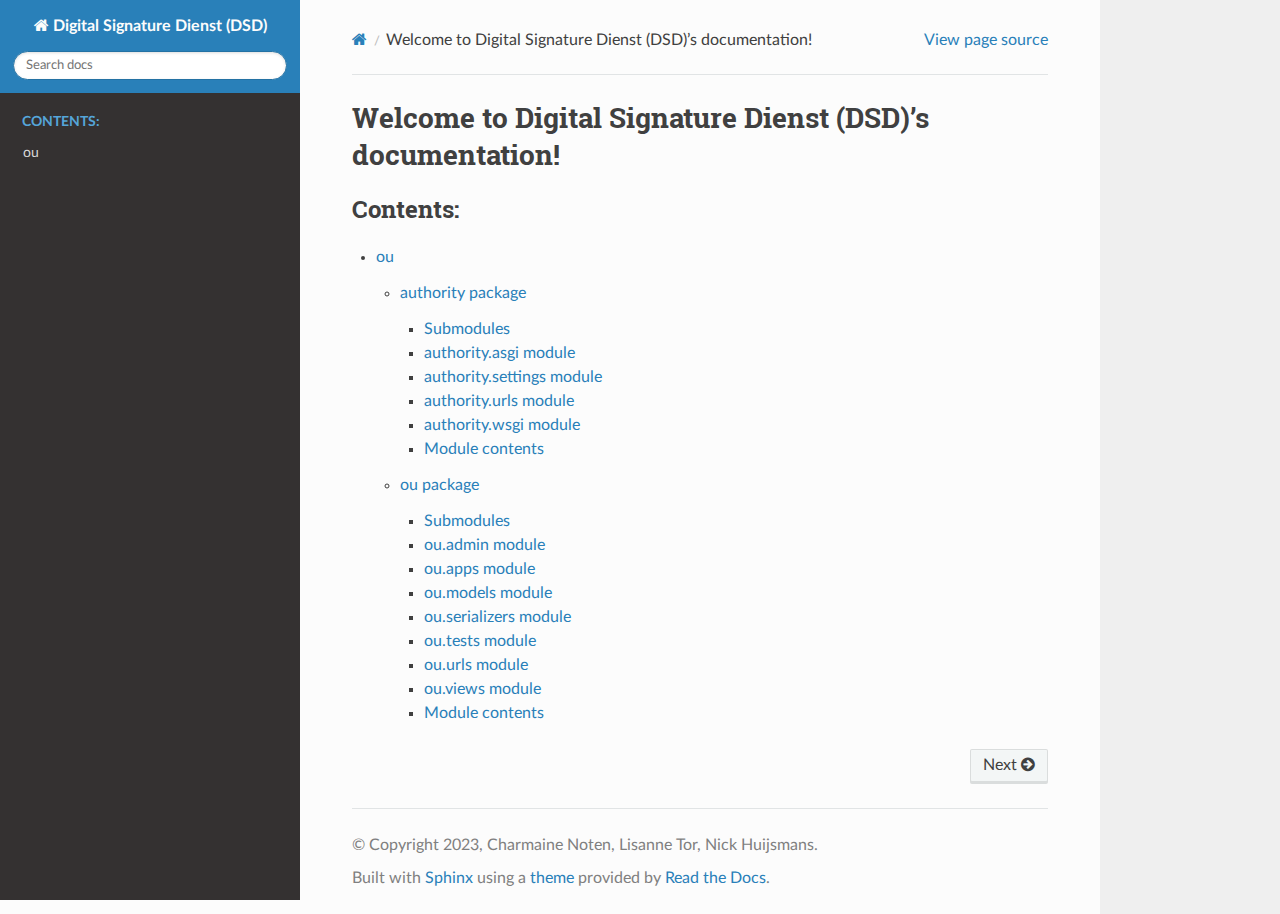
<file: src/authority/docs/html/index.html>
<!DOCTYPE html>
<html class="writer-html5" lang="en" >
<head>
  <meta charset="utf-8" /><meta name="generator" content="Docutils 0.17.1: http://docutils.sourceforge.net/" />

  <meta name="viewport" content="width=device-width, initial-scale=1.0" />
  <title>Welcome to Digital Signature Dienst (DSD)’s documentation! &mdash; Digital Signature Dienst (DSD) dev documentation</title>
      <link rel="stylesheet" href="_static/pygments.css" type="text/css" />
      <link rel="stylesheet" href="_static/css/theme.css" type="text/css" />
  <!--[if lt IE 9]>
    <script src="_static/js/html5shiv.min.js"></script>
  <![endif]-->
  
        <script data-url_root="./" id="documentation_options" src="_static/documentation_options.js"></script>
        <script src="_static/jquery.js"></script>
        <script src="_static/underscore.js"></script>
        <script src="_static/_sphinx_javascript_frameworks_compat.js"></script>
        <script src="_static/doctools.js"></script>
    <script src="_static/js/theme.js"></script>
    <link rel="index" title="Index" href="genindex.html" />
    <link rel="search" title="Search" href="search.html" />
    <link rel="next" title="ou" href="modules.html" /> 
</head>

<body class="wy-body-for-nav"> 
  <div class="wy-grid-for-nav">
    <nav data-toggle="wy-nav-shift" class="wy-nav-side">
      <div class="wy-side-scroll">
        <div class="wy-side-nav-search" >
            <a href="#" class="icon icon-home"> Digital Signature Dienst (DSD)
          </a>
<div role="search">
  <form id="rtd-search-form" class="wy-form" action="search.html" method="get">
    <input type="text" name="q" placeholder="Search docs" />
    <input type="hidden" name="check_keywords" value="yes" />
    <input type="hidden" name="area" value="default" />
  </form>
</div>
        </div><div class="wy-menu wy-menu-vertical" data-spy="affix" role="navigation" aria-label="Navigation menu">
              <p class="caption" role="heading"><span class="caption-text">Contents:</span></p>
<ul>
<li class="toctree-l1"><a class="reference internal" href="modules.html">ou</a></li>
</ul>

        </div>
      </div>
    </nav>

    <section data-toggle="wy-nav-shift" class="wy-nav-content-wrap"><nav class="wy-nav-top" aria-label="Mobile navigation menu" >
          <i data-toggle="wy-nav-top" class="fa fa-bars"></i>
          <a href="#">Digital Signature Dienst (DSD)</a>
      </nav>

      <div class="wy-nav-content">
        <div class="rst-content">
          <div role="navigation" aria-label="Page navigation">
  <ul class="wy-breadcrumbs">
      <li><a href="#" class="icon icon-home"></a></li>
      <li class="breadcrumb-item active">Welcome to Digital Signature Dienst (DSD)’s documentation!</li>
      <li class="wy-breadcrumbs-aside">
            <a href="_sources/index.rst.txt" rel="nofollow"> View page source</a>
      </li>
  </ul>
  <hr/>
</div>
          <div role="main" class="document" itemscope="itemscope" itemtype="http://schema.org/Article">
           <div itemprop="articleBody">
             
  <section id="welcome-to-digital-signature-dienst-dsd-s-documentation">
<h1>Welcome to Digital Signature Dienst (DSD)’s documentation!<a class="headerlink" href="#welcome-to-digital-signature-dienst-dsd-s-documentation" title="Permalink to this heading"></a></h1>
<div class="toctree-wrapper compound">
<p class="caption" role="heading"><span class="caption-text">Contents:</span></p>
<ul>
<li class="toctree-l1"><a class="reference internal" href="modules.html">ou</a><ul>
<li class="toctree-l2"><a class="reference internal" href="authority.html">authority package</a><ul>
<li class="toctree-l3"><a class="reference internal" href="authority.html#submodules">Submodules</a></li>
<li class="toctree-l3"><a class="reference internal" href="authority.html#module-authority.asgi">authority.asgi module</a></li>
<li class="toctree-l3"><a class="reference internal" href="authority.html#module-authority.settings">authority.settings module</a></li>
<li class="toctree-l3"><a class="reference internal" href="authority.html#module-authority.urls">authority.urls module</a></li>
<li class="toctree-l3"><a class="reference internal" href="authority.html#module-authority.wsgi">authority.wsgi module</a></li>
<li class="toctree-l3"><a class="reference internal" href="authority.html#module-authority">Module contents</a></li>
</ul>
</li>
<li class="toctree-l2"><a class="reference internal" href="ou.html">ou package</a><ul>
<li class="toctree-l3"><a class="reference internal" href="ou.html#submodules">Submodules</a></li>
<li class="toctree-l3"><a class="reference internal" href="ou.html#module-ou.admin">ou.admin module</a></li>
<li class="toctree-l3"><a class="reference internal" href="ou.html#module-ou.apps">ou.apps module</a></li>
<li class="toctree-l3"><a class="reference internal" href="ou.html#module-ou.models">ou.models module</a></li>
<li class="toctree-l3"><a class="reference internal" href="ou.html#module-ou.serializers">ou.serializers module</a></li>
<li class="toctree-l3"><a class="reference internal" href="ou.html#module-ou.tests">ou.tests module</a></li>
<li class="toctree-l3"><a class="reference internal" href="ou.html#module-ou.urls">ou.urls module</a></li>
<li class="toctree-l3"><a class="reference internal" href="ou.html#module-ou.views">ou.views module</a></li>
<li class="toctree-l3"><a class="reference internal" href="ou.html#module-ou">Module contents</a></li>
</ul>
</li>
</ul>
</li>
</ul>
</div>
</section>


           </div>
          </div>
          <footer><div class="rst-footer-buttons" role="navigation" aria-label="Footer">
        <a href="modules.html" class="btn btn-neutral float-right" title="ou" accesskey="n" rel="next">Next <span class="fa fa-arrow-circle-right" aria-hidden="true"></span></a>
    </div>

  <hr/>

  <div role="contentinfo">
    <p>&#169; Copyright 2023, Charmaine Noten, Lisanne Tor, Nick Huijsmans.</p>
  </div>

  Built with <a href="https://www.sphinx-doc.org/">Sphinx</a> using a
    <a href="https://github.com/readthedocs/sphinx_rtd_theme">theme</a>
    provided by <a href="https://readthedocs.org">Read the Docs</a>.
   

</footer>
        </div>
      </div>
    </section>
  </div>
  <script>
      jQuery(function () {
          SphinxRtdTheme.Navigation.enable(true);
      });
  </script> 

</body>
</html>
</file>
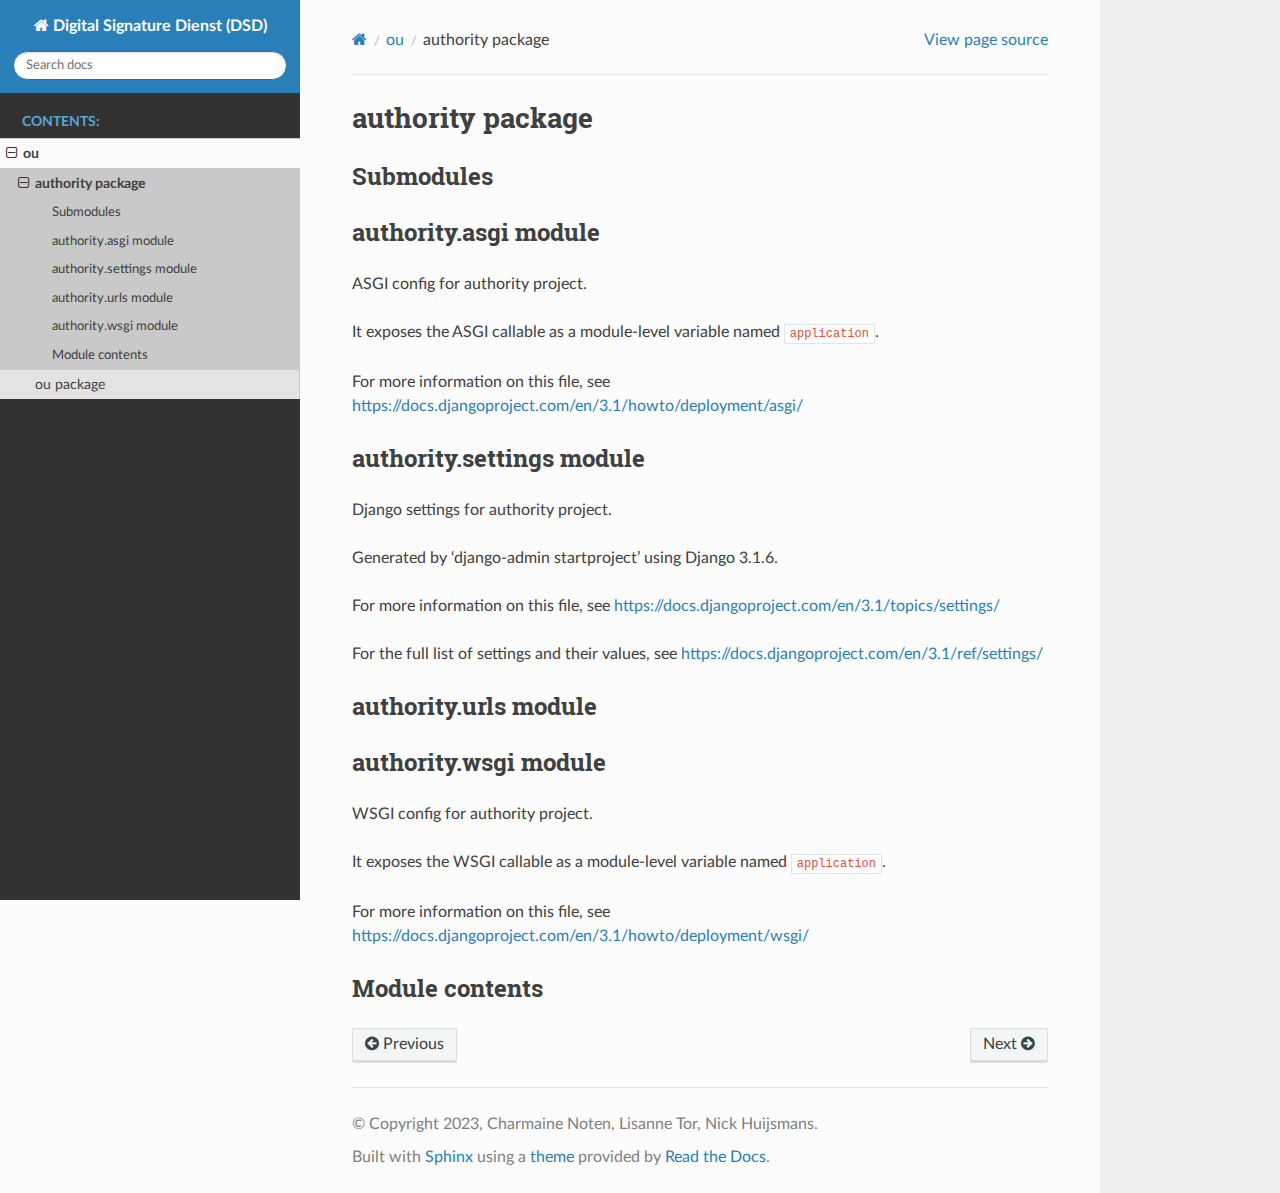
<file: src/authority/docs/html/authority.html>
<!DOCTYPE html>
<html class="writer-html5" lang="en" >
<head>
  <meta charset="utf-8" /><meta name="generator" content="Docutils 0.17.1: http://docutils.sourceforge.net/" />

  <meta name="viewport" content="width=device-width, initial-scale=1.0" />
  <title>authority package &mdash; Digital Signature Dienst (DSD) dev documentation</title>
      <link rel="stylesheet" href="_static/pygments.css" type="text/css" />
      <link rel="stylesheet" href="_static/css/theme.css" type="text/css" />
  <!--[if lt IE 9]>
    <script src="_static/js/html5shiv.min.js"></script>
  <![endif]-->
  
        <script data-url_root="./" id="documentation_options" src="_static/documentation_options.js"></script>
        <script src="_static/jquery.js"></script>
        <script src="_static/underscore.js"></script>
        <script src="_static/_sphinx_javascript_frameworks_compat.js"></script>
        <script src="_static/doctools.js"></script>
    <script src="_static/js/theme.js"></script>
    <link rel="index" title="Index" href="genindex.html" />
    <link rel="search" title="Search" href="search.html" />
    <link rel="next" title="ou package" href="ou.html" />
    <link rel="prev" title="ou" href="modules.html" /> 
</head>

<body class="wy-body-for-nav"> 
  <div class="wy-grid-for-nav">
    <nav data-toggle="wy-nav-shift" class="wy-nav-side">
      <div class="wy-side-scroll">
        <div class="wy-side-nav-search" >
            <a href="index.html" class="icon icon-home"> Digital Signature Dienst (DSD)
          </a>
<div role="search">
  <form id="rtd-search-form" class="wy-form" action="search.html" method="get">
    <input type="text" name="q" placeholder="Search docs" />
    <input type="hidden" name="check_keywords" value="yes" />
    <input type="hidden" name="area" value="default" />
  </form>
</div>
        </div><div class="wy-menu wy-menu-vertical" data-spy="affix" role="navigation" aria-label="Navigation menu">
              <p class="caption" role="heading"><span class="caption-text">Contents:</span></p>
<ul class="current">
<li class="toctree-l1 current"><a class="reference internal" href="modules.html">ou</a><ul class="current">
<li class="toctree-l2 current"><a class="current reference internal" href="#">authority package</a><ul>
<li class="toctree-l3"><a class="reference internal" href="#submodules">Submodules</a></li>
<li class="toctree-l3"><a class="reference internal" href="#module-authority.asgi">authority.asgi module</a></li>
<li class="toctree-l3"><a class="reference internal" href="#module-authority.settings">authority.settings module</a></li>
<li class="toctree-l3"><a class="reference internal" href="#module-authority.urls">authority.urls module</a></li>
<li class="toctree-l3"><a class="reference internal" href="#module-authority.wsgi">authority.wsgi module</a></li>
<li class="toctree-l3"><a class="reference internal" href="#module-authority">Module contents</a></li>
</ul>
</li>
<li class="toctree-l2"><a class="reference internal" href="ou.html">ou package</a></li>
</ul>
</li>
</ul>

        </div>
      </div>
    </nav>

    <section data-toggle="wy-nav-shift" class="wy-nav-content-wrap"><nav class="wy-nav-top" aria-label="Mobile navigation menu" >
          <i data-toggle="wy-nav-top" class="fa fa-bars"></i>
          <a href="index.html">Digital Signature Dienst (DSD)</a>
      </nav>

      <div class="wy-nav-content">
        <div class="rst-content">
          <div role="navigation" aria-label="Page navigation">
  <ul class="wy-breadcrumbs">
      <li><a href="index.html" class="icon icon-home"></a></li>
          <li class="breadcrumb-item"><a href="modules.html">ou</a></li>
      <li class="breadcrumb-item active">authority package</li>
      <li class="wy-breadcrumbs-aside">
            <a href="_sources/authority.rst.txt" rel="nofollow"> View page source</a>
      </li>
  </ul>
  <hr/>
</div>
          <div role="main" class="document" itemscope="itemscope" itemtype="http://schema.org/Article">
           <div itemprop="articleBody">
             
  <section id="authority-package">
<h1>authority package<a class="headerlink" href="#authority-package" title="Permalink to this heading"></a></h1>
<section id="submodules">
<h2>Submodules<a class="headerlink" href="#submodules" title="Permalink to this heading"></a></h2>
</section>
<section id="module-authority.asgi">
<span id="authority-asgi-module"></span><h2>authority.asgi module<a class="headerlink" href="#module-authority.asgi" title="Permalink to this heading"></a></h2>
<p>ASGI config for authority project.</p>
<p>It exposes the ASGI callable as a module-level variable named <code class="docutils literal notranslate"><span class="pre">application</span></code>.</p>
<p>For more information on this file, see
<a class="reference external" href="https://docs.djangoproject.com/en/3.1/howto/deployment/asgi/">https://docs.djangoproject.com/en/3.1/howto/deployment/asgi/</a></p>
</section>
<section id="module-authority.settings">
<span id="authority-settings-module"></span><h2>authority.settings module<a class="headerlink" href="#module-authority.settings" title="Permalink to this heading"></a></h2>
<p>Django settings for authority project.</p>
<p>Generated by ‘django-admin startproject’ using Django 3.1.6.</p>
<p>For more information on this file, see
<a class="reference external" href="https://docs.djangoproject.com/en/3.1/topics/settings/">https://docs.djangoproject.com/en/3.1/topics/settings/</a></p>
<p>For the full list of settings and their values, see
<a class="reference external" href="https://docs.djangoproject.com/en/3.1/ref/settings/">https://docs.djangoproject.com/en/3.1/ref/settings/</a></p>
</section>
<section id="module-authority.urls">
<span id="authority-urls-module"></span><h2>authority.urls module<a class="headerlink" href="#module-authority.urls" title="Permalink to this heading"></a></h2>
</section>
<section id="module-authority.wsgi">
<span id="authority-wsgi-module"></span><h2>authority.wsgi module<a class="headerlink" href="#module-authority.wsgi" title="Permalink to this heading"></a></h2>
<p>WSGI config for authority project.</p>
<p>It exposes the WSGI callable as a module-level variable named <code class="docutils literal notranslate"><span class="pre">application</span></code>.</p>
<p>For more information on this file, see
<a class="reference external" href="https://docs.djangoproject.com/en/3.1/howto/deployment/wsgi/">https://docs.djangoproject.com/en/3.1/howto/deployment/wsgi/</a></p>
</section>
<section id="module-authority">
<span id="module-contents"></span><h2>Module contents<a class="headerlink" href="#module-authority" title="Permalink to this heading"></a></h2>
</section>
</section>


           </div>
          </div>
          <footer><div class="rst-footer-buttons" role="navigation" aria-label="Footer">
        <a href="modules.html" class="btn btn-neutral float-left" title="ou" accesskey="p" rel="prev"><span class="fa fa-arrow-circle-left" aria-hidden="true"></span> Previous</a>
        <a href="ou.html" class="btn btn-neutral float-right" title="ou package" accesskey="n" rel="next">Next <span class="fa fa-arrow-circle-right" aria-hidden="true"></span></a>
    </div>

  <hr/>

  <div role="contentinfo">
    <p>&#169; Copyright 2023, Charmaine Noten, Lisanne Tor, Nick Huijsmans.</p>
  </div>

  Built with <a href="https://www.sphinx-doc.org/">Sphinx</a> using a
    <a href="https://github.com/readthedocs/sphinx_rtd_theme">theme</a>
    provided by <a href="https://readthedocs.org">Read the Docs</a>.
   

</footer>
        </div>
      </div>
    </section>
  </div>
  <script>
      jQuery(function () {
          SphinxRtdTheme.Navigation.enable(true);
      });
  </script> 

</body>
</html>
</file>
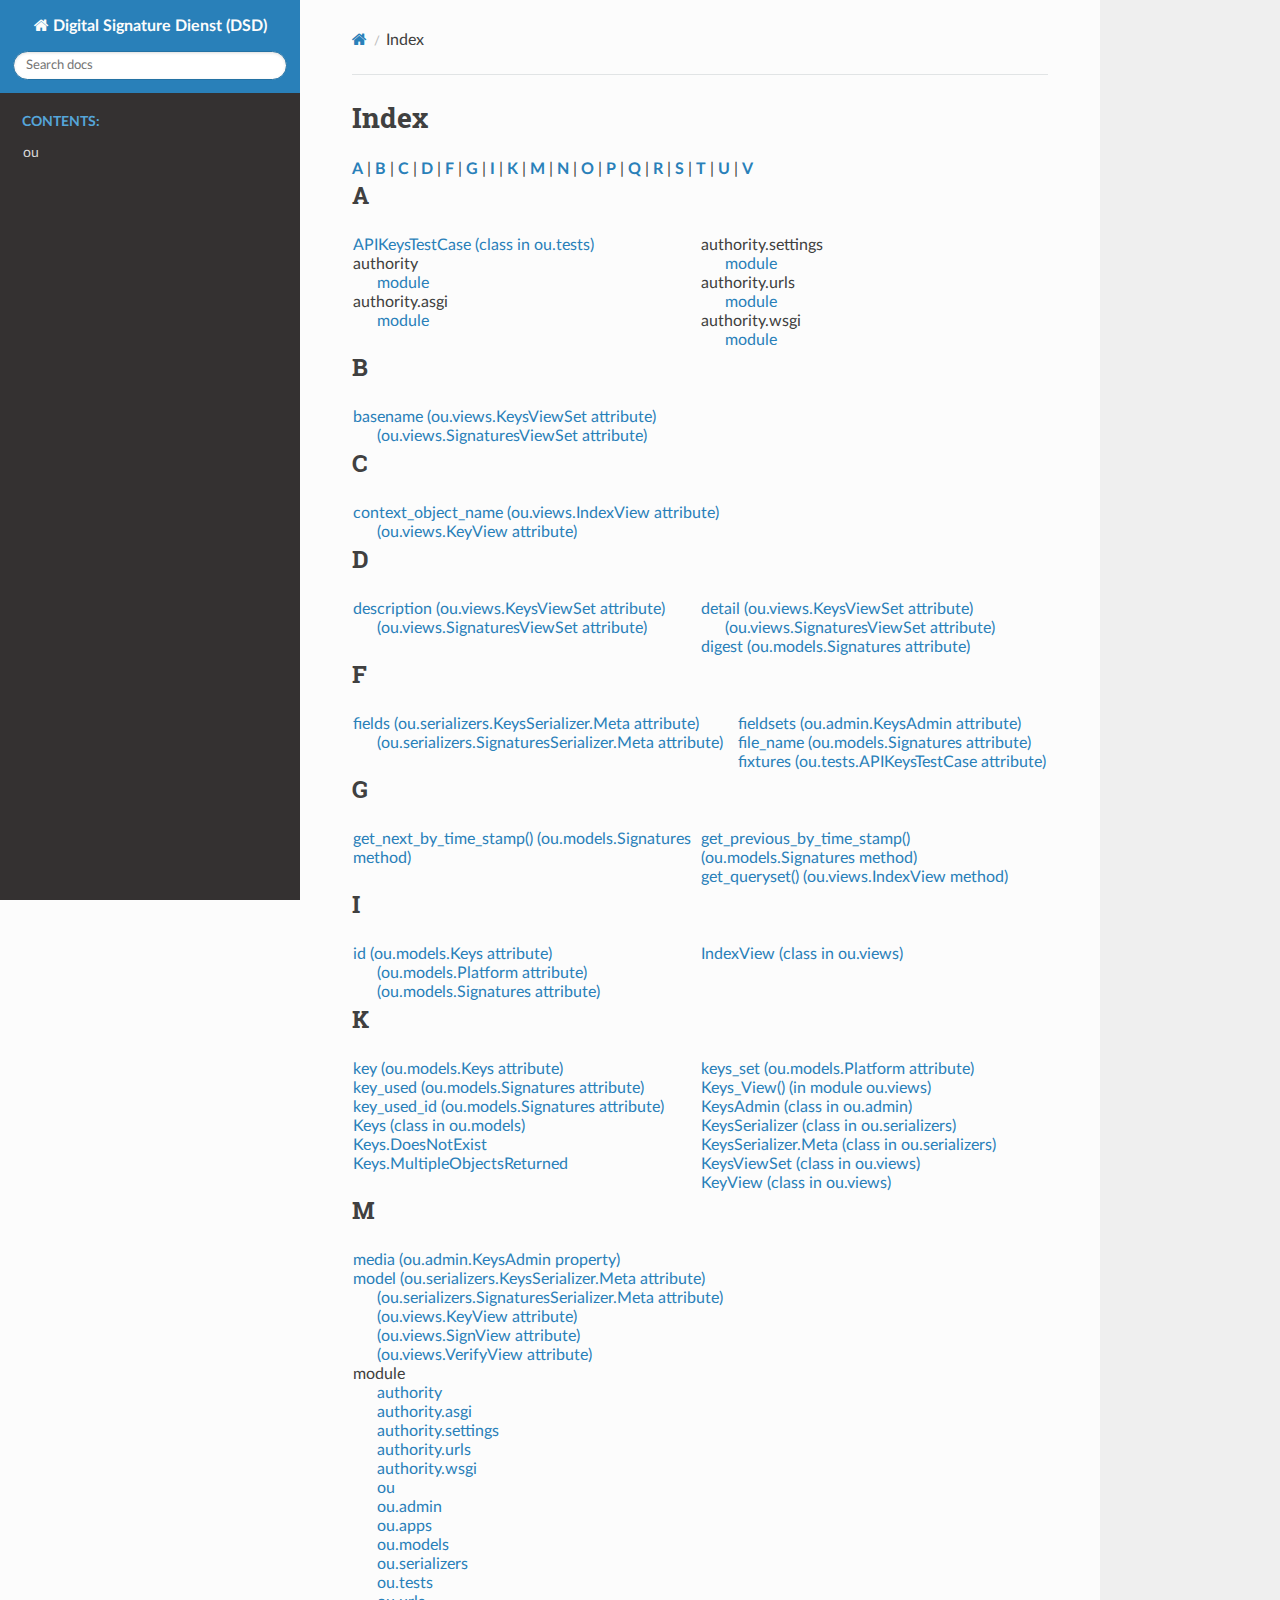
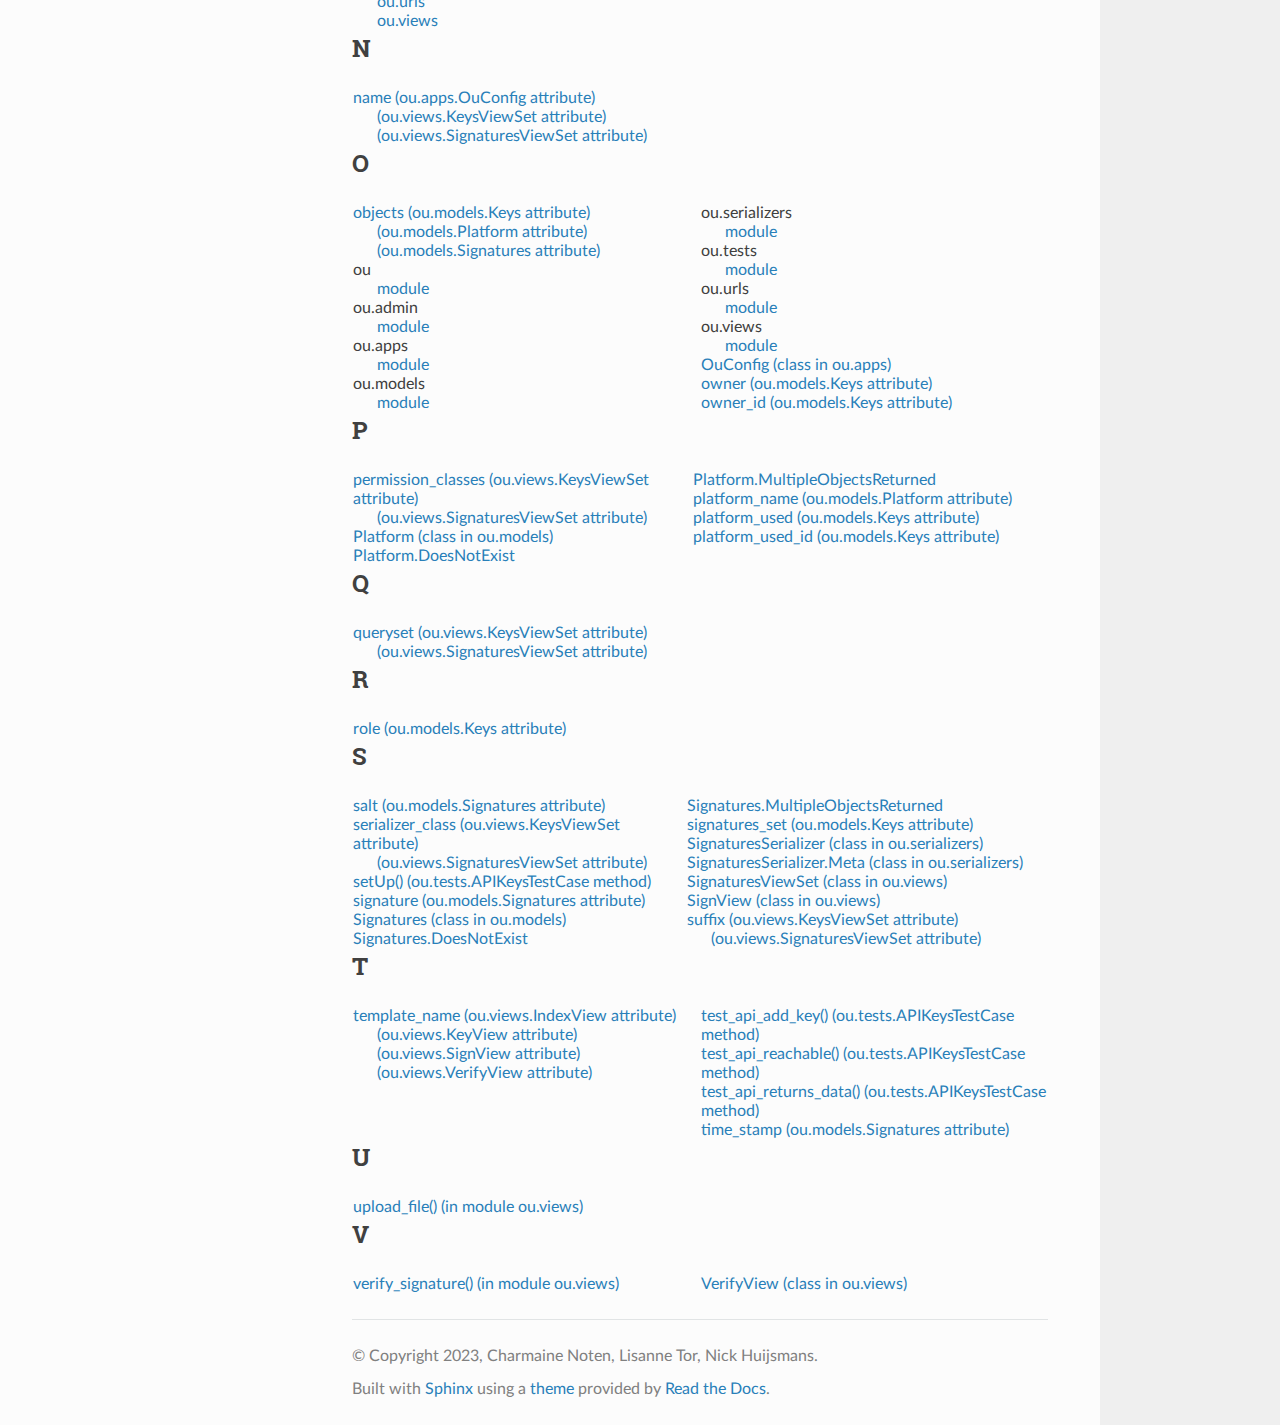
<file: src/authority/docs/html/genindex.html>
<!DOCTYPE html>
<html class="writer-html5" lang="en" >
<head>
  <meta charset="utf-8" />
  <meta name="viewport" content="width=device-width, initial-scale=1.0" />
  <title>Index &mdash; Digital Signature Dienst (DSD) dev documentation</title>
      <link rel="stylesheet" href="_static/pygments.css" type="text/css" />
      <link rel="stylesheet" href="_static/css/theme.css" type="text/css" />
  <!--[if lt IE 9]>
    <script src="_static/js/html5shiv.min.js"></script>
  <![endif]-->
  
        <script data-url_root="./" id="documentation_options" src="_static/documentation_options.js"></script>
        <script src="_static/jquery.js"></script>
        <script src="_static/underscore.js"></script>
        <script src="_static/_sphinx_javascript_frameworks_compat.js"></script>
        <script src="_static/doctools.js"></script>
    <script src="_static/js/theme.js"></script>
    <link rel="index" title="Index" href="#" />
    <link rel="search" title="Search" href="search.html" /> 
</head>

<body class="wy-body-for-nav"> 
  <div class="wy-grid-for-nav">
    <nav data-toggle="wy-nav-shift" class="wy-nav-side">
      <div class="wy-side-scroll">
        <div class="wy-side-nav-search" >
            <a href="index.html" class="icon icon-home"> Digital Signature Dienst (DSD)
          </a>
<div role="search">
  <form id="rtd-search-form" class="wy-form" action="search.html" method="get">
    <input type="text" name="q" placeholder="Search docs" />
    <input type="hidden" name="check_keywords" value="yes" />
    <input type="hidden" name="area" value="default" />
  </form>
</div>
        </div><div class="wy-menu wy-menu-vertical" data-spy="affix" role="navigation" aria-label="Navigation menu">
              <p class="caption" role="heading"><span class="caption-text">Contents:</span></p>
<ul>
<li class="toctree-l1"><a class="reference internal" href="modules.html">ou</a></li>
</ul>

        </div>
      </div>
    </nav>

    <section data-toggle="wy-nav-shift" class="wy-nav-content-wrap"><nav class="wy-nav-top" aria-label="Mobile navigation menu" >
          <i data-toggle="wy-nav-top" class="fa fa-bars"></i>
          <a href="index.html">Digital Signature Dienst (DSD)</a>
      </nav>

      <div class="wy-nav-content">
        <div class="rst-content">
          <div role="navigation" aria-label="Page navigation">
  <ul class="wy-breadcrumbs">
      <li><a href="index.html" class="icon icon-home"></a></li>
      <li class="breadcrumb-item active">Index</li>
      <li class="wy-breadcrumbs-aside">
      </li>
  </ul>
  <hr/>
</div>
          <div role="main" class="document" itemscope="itemscope" itemtype="http://schema.org/Article">
           <div itemprop="articleBody">
             

<h1 id="index">Index</h1>

<div class="genindex-jumpbox">
 <a href="#A"><strong>A</strong></a>
 | <a href="#B"><strong>B</strong></a>
 | <a href="#C"><strong>C</strong></a>
 | <a href="#D"><strong>D</strong></a>
 | <a href="#F"><strong>F</strong></a>
 | <a href="#G"><strong>G</strong></a>
 | <a href="#I"><strong>I</strong></a>
 | <a href="#K"><strong>K</strong></a>
 | <a href="#M"><strong>M</strong></a>
 | <a href="#N"><strong>N</strong></a>
 | <a href="#O"><strong>O</strong></a>
 | <a href="#P"><strong>P</strong></a>
 | <a href="#Q"><strong>Q</strong></a>
 | <a href="#R"><strong>R</strong></a>
 | <a href="#S"><strong>S</strong></a>
 | <a href="#T"><strong>T</strong></a>
 | <a href="#U"><strong>U</strong></a>
 | <a href="#V"><strong>V</strong></a>
 
</div>
<h2 id="A">A</h2>
<table style="width: 100%" class="indextable genindextable"><tr>
  <td style="width: 33%; vertical-align: top;"><ul>
      <li><a href="ou.html#ou.tests.APIKeysTestCase">APIKeysTestCase (class in ou.tests)</a>
</li>
      <li>
    authority

      <ul>
        <li><a href="authority.html#module-authority">module</a>
</li>
      </ul></li>
      <li>
    authority.asgi

      <ul>
        <li><a href="authority.html#module-authority.asgi">module</a>
</li>
      </ul></li>
  </ul></td>
  <td style="width: 33%; vertical-align: top;"><ul>
      <li>
    authority.settings

      <ul>
        <li><a href="authority.html#module-authority.settings">module</a>
</li>
      </ul></li>
      <li>
    authority.urls

      <ul>
        <li><a href="authority.html#module-authority.urls">module</a>
</li>
      </ul></li>
      <li>
    authority.wsgi

      <ul>
        <li><a href="authority.html#module-authority.wsgi">module</a>
</li>
      </ul></li>
  </ul></td>
</tr></table>

<h2 id="B">B</h2>
<table style="width: 100%" class="indextable genindextable"><tr>
  <td style="width: 33%; vertical-align: top;"><ul>
      <li><a href="ou.html#ou.views.KeysViewSet.basename">basename (ou.views.KeysViewSet attribute)</a>

      <ul>
        <li><a href="ou.html#ou.views.SignaturesViewSet.basename">(ou.views.SignaturesViewSet attribute)</a>
</li>
      </ul></li>
  </ul></td>
</tr></table>

<h2 id="C">C</h2>
<table style="width: 100%" class="indextable genindextable"><tr>
  <td style="width: 33%; vertical-align: top;"><ul>
      <li><a href="ou.html#ou.views.IndexView.context_object_name">context_object_name (ou.views.IndexView attribute)</a>

      <ul>
        <li><a href="ou.html#ou.views.KeyView.context_object_name">(ou.views.KeyView attribute)</a>
</li>
      </ul></li>
  </ul></td>
</tr></table>

<h2 id="D">D</h2>
<table style="width: 100%" class="indextable genindextable"><tr>
  <td style="width: 33%; vertical-align: top;"><ul>
      <li><a href="ou.html#ou.views.KeysViewSet.description">description (ou.views.KeysViewSet attribute)</a>

      <ul>
        <li><a href="ou.html#ou.views.SignaturesViewSet.description">(ou.views.SignaturesViewSet attribute)</a>
</li>
      </ul></li>
  </ul></td>
  <td style="width: 33%; vertical-align: top;"><ul>
      <li><a href="ou.html#ou.views.KeysViewSet.detail">detail (ou.views.KeysViewSet attribute)</a>

      <ul>
        <li><a href="ou.html#ou.views.SignaturesViewSet.detail">(ou.views.SignaturesViewSet attribute)</a>
</li>
      </ul></li>
      <li><a href="ou.html#ou.models.Signatures.digest">digest (ou.models.Signatures attribute)</a>
</li>
  </ul></td>
</tr></table>

<h2 id="F">F</h2>
<table style="width: 100%" class="indextable genindextable"><tr>
  <td style="width: 33%; vertical-align: top;"><ul>
      <li><a href="ou.html#ou.serializers.KeysSerializer.Meta.fields">fields (ou.serializers.KeysSerializer.Meta attribute)</a>

      <ul>
        <li><a href="ou.html#ou.serializers.SignaturesSerializer.Meta.fields">(ou.serializers.SignaturesSerializer.Meta attribute)</a>
</li>
      </ul></li>
  </ul></td>
  <td style="width: 33%; vertical-align: top;"><ul>
      <li><a href="ou.html#ou.admin.KeysAdmin.fieldsets">fieldsets (ou.admin.KeysAdmin attribute)</a>
</li>
      <li><a href="ou.html#ou.models.Signatures.file_name">file_name (ou.models.Signatures attribute)</a>
</li>
      <li><a href="ou.html#ou.tests.APIKeysTestCase.fixtures">fixtures (ou.tests.APIKeysTestCase attribute)</a>
</li>
  </ul></td>
</tr></table>

<h2 id="G">G</h2>
<table style="width: 100%" class="indextable genindextable"><tr>
  <td style="width: 33%; vertical-align: top;"><ul>
      <li><a href="ou.html#ou.models.Signatures.get_next_by_time_stamp">get_next_by_time_stamp() (ou.models.Signatures method)</a>
</li>
  </ul></td>
  <td style="width: 33%; vertical-align: top;"><ul>
      <li><a href="ou.html#ou.models.Signatures.get_previous_by_time_stamp">get_previous_by_time_stamp() (ou.models.Signatures method)</a>
</li>
      <li><a href="ou.html#ou.views.IndexView.get_queryset">get_queryset() (ou.views.IndexView method)</a>
</li>
  </ul></td>
</tr></table>

<h2 id="I">I</h2>
<table style="width: 100%" class="indextable genindextable"><tr>
  <td style="width: 33%; vertical-align: top;"><ul>
      <li><a href="ou.html#ou.models.Keys.id">id (ou.models.Keys attribute)</a>

      <ul>
        <li><a href="ou.html#ou.models.Platform.id">(ou.models.Platform attribute)</a>
</li>
        <li><a href="ou.html#ou.models.Signatures.id">(ou.models.Signatures attribute)</a>
</li>
      </ul></li>
  </ul></td>
  <td style="width: 33%; vertical-align: top;"><ul>
      <li><a href="ou.html#ou.views.IndexView">IndexView (class in ou.views)</a>
</li>
  </ul></td>
</tr></table>

<h2 id="K">K</h2>
<table style="width: 100%" class="indextable genindextable"><tr>
  <td style="width: 33%; vertical-align: top;"><ul>
      <li><a href="ou.html#ou.models.Keys.key">key (ou.models.Keys attribute)</a>
</li>
      <li><a href="ou.html#ou.models.Signatures.key_used">key_used (ou.models.Signatures attribute)</a>
</li>
      <li><a href="ou.html#ou.models.Signatures.key_used_id">key_used_id (ou.models.Signatures attribute)</a>
</li>
      <li><a href="ou.html#ou.models.Keys">Keys (class in ou.models)</a>
</li>
      <li><a href="ou.html#ou.models.Keys.DoesNotExist">Keys.DoesNotExist</a>
</li>
      <li><a href="ou.html#ou.models.Keys.MultipleObjectsReturned">Keys.MultipleObjectsReturned</a>
</li>
  </ul></td>
  <td style="width: 33%; vertical-align: top;"><ul>
      <li><a href="ou.html#ou.models.Platform.keys_set">keys_set (ou.models.Platform attribute)</a>
</li>
      <li><a href="ou.html#ou.views.Keys_View">Keys_View() (in module ou.views)</a>
</li>
      <li><a href="ou.html#ou.admin.KeysAdmin">KeysAdmin (class in ou.admin)</a>
</li>
      <li><a href="ou.html#ou.serializers.KeysSerializer">KeysSerializer (class in ou.serializers)</a>
</li>
      <li><a href="ou.html#ou.serializers.KeysSerializer.Meta">KeysSerializer.Meta (class in ou.serializers)</a>
</li>
      <li><a href="ou.html#ou.views.KeysViewSet">KeysViewSet (class in ou.views)</a>
</li>
      <li><a href="ou.html#ou.views.KeyView">KeyView (class in ou.views)</a>
</li>
  </ul></td>
</tr></table>

<h2 id="M">M</h2>
<table style="width: 100%" class="indextable genindextable"><tr>
  <td style="width: 33%; vertical-align: top;"><ul>
      <li><a href="ou.html#ou.admin.KeysAdmin.media">media (ou.admin.KeysAdmin property)</a>
</li>
      <li><a href="ou.html#ou.serializers.KeysSerializer.Meta.model">model (ou.serializers.KeysSerializer.Meta attribute)</a>

      <ul>
        <li><a href="ou.html#ou.serializers.SignaturesSerializer.Meta.model">(ou.serializers.SignaturesSerializer.Meta attribute)</a>
</li>
        <li><a href="ou.html#ou.views.KeyView.model">(ou.views.KeyView attribute)</a>
</li>
        <li><a href="ou.html#ou.views.SignView.model">(ou.views.SignView attribute)</a>
</li>
        <li><a href="ou.html#ou.views.VerifyView.model">(ou.views.VerifyView attribute)</a>
</li>
      </ul></li>
      <li>
    module

      <ul>
        <li><a href="authority.html#module-authority">authority</a>
</li>
        <li><a href="authority.html#module-authority.asgi">authority.asgi</a>
</li>
        <li><a href="authority.html#module-authority.settings">authority.settings</a>
</li>
        <li><a href="authority.html#module-authority.urls">authority.urls</a>
</li>
        <li><a href="authority.html#module-authority.wsgi">authority.wsgi</a>
</li>
        <li><a href="ou.html#module-ou">ou</a>
</li>
        <li><a href="ou.html#module-ou.admin">ou.admin</a>
</li>
        <li><a href="ou.html#module-ou.apps">ou.apps</a>
</li>
        <li><a href="ou.html#module-ou.models">ou.models</a>
</li>
        <li><a href="ou.html#module-ou.serializers">ou.serializers</a>
</li>
        <li><a href="ou.html#module-ou.tests">ou.tests</a>
</li>
        <li><a href="ou.html#module-ou.urls">ou.urls</a>
</li>
        <li><a href="ou.html#module-ou.views">ou.views</a>
</li>
      </ul></li>
  </ul></td>
</tr></table>

<h2 id="N">N</h2>
<table style="width: 100%" class="indextable genindextable"><tr>
  <td style="width: 33%; vertical-align: top;"><ul>
      <li><a href="ou.html#ou.apps.OuConfig.name">name (ou.apps.OuConfig attribute)</a>

      <ul>
        <li><a href="ou.html#ou.views.KeysViewSet.name">(ou.views.KeysViewSet attribute)</a>
</li>
        <li><a href="ou.html#ou.views.SignaturesViewSet.name">(ou.views.SignaturesViewSet attribute)</a>
</li>
      </ul></li>
  </ul></td>
</tr></table>

<h2 id="O">O</h2>
<table style="width: 100%" class="indextable genindextable"><tr>
  <td style="width: 33%; vertical-align: top;"><ul>
      <li><a href="ou.html#ou.models.Keys.objects">objects (ou.models.Keys attribute)</a>

      <ul>
        <li><a href="ou.html#ou.models.Platform.objects">(ou.models.Platform attribute)</a>
</li>
        <li><a href="ou.html#ou.models.Signatures.objects">(ou.models.Signatures attribute)</a>
</li>
      </ul></li>
      <li>
    ou

      <ul>
        <li><a href="ou.html#module-ou">module</a>
</li>
      </ul></li>
      <li>
    ou.admin

      <ul>
        <li><a href="ou.html#module-ou.admin">module</a>
</li>
      </ul></li>
      <li>
    ou.apps

      <ul>
        <li><a href="ou.html#module-ou.apps">module</a>
</li>
      </ul></li>
      <li>
    ou.models

      <ul>
        <li><a href="ou.html#module-ou.models">module</a>
</li>
      </ul></li>
  </ul></td>
  <td style="width: 33%; vertical-align: top;"><ul>
      <li>
    ou.serializers

      <ul>
        <li><a href="ou.html#module-ou.serializers">module</a>
</li>
      </ul></li>
      <li>
    ou.tests

      <ul>
        <li><a href="ou.html#module-ou.tests">module</a>
</li>
      </ul></li>
      <li>
    ou.urls

      <ul>
        <li><a href="ou.html#module-ou.urls">module</a>
</li>
      </ul></li>
      <li>
    ou.views

      <ul>
        <li><a href="ou.html#module-ou.views">module</a>
</li>
      </ul></li>
      <li><a href="ou.html#ou.apps.OuConfig">OuConfig (class in ou.apps)</a>
</li>
      <li><a href="ou.html#ou.models.Keys.owner">owner (ou.models.Keys attribute)</a>
</li>
      <li><a href="ou.html#ou.models.Keys.owner_id">owner_id (ou.models.Keys attribute)</a>
</li>
  </ul></td>
</tr></table>

<h2 id="P">P</h2>
<table style="width: 100%" class="indextable genindextable"><tr>
  <td style="width: 33%; vertical-align: top;"><ul>
      <li><a href="ou.html#ou.views.KeysViewSet.permission_classes">permission_classes (ou.views.KeysViewSet attribute)</a>

      <ul>
        <li><a href="ou.html#ou.views.SignaturesViewSet.permission_classes">(ou.views.SignaturesViewSet attribute)</a>
</li>
      </ul></li>
      <li><a href="ou.html#ou.models.Platform">Platform (class in ou.models)</a>
</li>
      <li><a href="ou.html#ou.models.Platform.DoesNotExist">Platform.DoesNotExist</a>
</li>
  </ul></td>
  <td style="width: 33%; vertical-align: top;"><ul>
      <li><a href="ou.html#ou.models.Platform.MultipleObjectsReturned">Platform.MultipleObjectsReturned</a>
</li>
      <li><a href="ou.html#ou.models.Platform.platform_name">platform_name (ou.models.Platform attribute)</a>
</li>
      <li><a href="ou.html#ou.models.Keys.platform_used">platform_used (ou.models.Keys attribute)</a>
</li>
      <li><a href="ou.html#ou.models.Keys.platform_used_id">platform_used_id (ou.models.Keys attribute)</a>
</li>
  </ul></td>
</tr></table>

<h2 id="Q">Q</h2>
<table style="width: 100%" class="indextable genindextable"><tr>
  <td style="width: 33%; vertical-align: top;"><ul>
      <li><a href="ou.html#ou.views.KeysViewSet.queryset">queryset (ou.views.KeysViewSet attribute)</a>

      <ul>
        <li><a href="ou.html#ou.views.SignaturesViewSet.queryset">(ou.views.SignaturesViewSet attribute)</a>
</li>
      </ul></li>
  </ul></td>
</tr></table>

<h2 id="R">R</h2>
<table style="width: 100%" class="indextable genindextable"><tr>
  <td style="width: 33%; vertical-align: top;"><ul>
      <li><a href="ou.html#ou.models.Keys.role">role (ou.models.Keys attribute)</a>
</li>
  </ul></td>
</tr></table>

<h2 id="S">S</h2>
<table style="width: 100%" class="indextable genindextable"><tr>
  <td style="width: 33%; vertical-align: top;"><ul>
      <li><a href="ou.html#ou.models.Signatures.salt">salt (ou.models.Signatures attribute)</a>
</li>
      <li><a href="ou.html#ou.views.KeysViewSet.serializer_class">serializer_class (ou.views.KeysViewSet attribute)</a>

      <ul>
        <li><a href="ou.html#ou.views.SignaturesViewSet.serializer_class">(ou.views.SignaturesViewSet attribute)</a>
</li>
      </ul></li>
      <li><a href="ou.html#ou.tests.APIKeysTestCase.setUp">setUp() (ou.tests.APIKeysTestCase method)</a>
</li>
      <li><a href="ou.html#ou.models.Signatures.signature">signature (ou.models.Signatures attribute)</a>
</li>
      <li><a href="ou.html#ou.models.Signatures">Signatures (class in ou.models)</a>
</li>
      <li><a href="ou.html#ou.models.Signatures.DoesNotExist">Signatures.DoesNotExist</a>
</li>
  </ul></td>
  <td style="width: 33%; vertical-align: top;"><ul>
      <li><a href="ou.html#ou.models.Signatures.MultipleObjectsReturned">Signatures.MultipleObjectsReturned</a>
</li>
      <li><a href="ou.html#ou.models.Keys.signatures_set">signatures_set (ou.models.Keys attribute)</a>
</li>
      <li><a href="ou.html#ou.serializers.SignaturesSerializer">SignaturesSerializer (class in ou.serializers)</a>
</li>
      <li><a href="ou.html#ou.serializers.SignaturesSerializer.Meta">SignaturesSerializer.Meta (class in ou.serializers)</a>
</li>
      <li><a href="ou.html#ou.views.SignaturesViewSet">SignaturesViewSet (class in ou.views)</a>
</li>
      <li><a href="ou.html#ou.views.SignView">SignView (class in ou.views)</a>
</li>
      <li><a href="ou.html#ou.views.KeysViewSet.suffix">suffix (ou.views.KeysViewSet attribute)</a>

      <ul>
        <li><a href="ou.html#ou.views.SignaturesViewSet.suffix">(ou.views.SignaturesViewSet attribute)</a>
</li>
      </ul></li>
  </ul></td>
</tr></table>

<h2 id="T">T</h2>
<table style="width: 100%" class="indextable genindextable"><tr>
  <td style="width: 33%; vertical-align: top;"><ul>
      <li><a href="ou.html#ou.views.IndexView.template_name">template_name (ou.views.IndexView attribute)</a>

      <ul>
        <li><a href="ou.html#ou.views.KeyView.template_name">(ou.views.KeyView attribute)</a>
</li>
        <li><a href="ou.html#ou.views.SignView.template_name">(ou.views.SignView attribute)</a>
</li>
        <li><a href="ou.html#ou.views.VerifyView.template_name">(ou.views.VerifyView attribute)</a>
</li>
      </ul></li>
  </ul></td>
  <td style="width: 33%; vertical-align: top;"><ul>
      <li><a href="ou.html#ou.tests.APIKeysTestCase.test_api_add_key">test_api_add_key() (ou.tests.APIKeysTestCase method)</a>
</li>
      <li><a href="ou.html#ou.tests.APIKeysTestCase.test_api_reachable">test_api_reachable() (ou.tests.APIKeysTestCase method)</a>
</li>
      <li><a href="ou.html#ou.tests.APIKeysTestCase.test_api_returns_data">test_api_returns_data() (ou.tests.APIKeysTestCase method)</a>
</li>
      <li><a href="ou.html#ou.models.Signatures.time_stamp">time_stamp (ou.models.Signatures attribute)</a>
</li>
  </ul></td>
</tr></table>

<h2 id="U">U</h2>
<table style="width: 100%" class="indextable genindextable"><tr>
  <td style="width: 33%; vertical-align: top;"><ul>
      <li><a href="ou.html#ou.views.upload_file">upload_file() (in module ou.views)</a>
</li>
  </ul></td>
</tr></table>

<h2 id="V">V</h2>
<table style="width: 100%" class="indextable genindextable"><tr>
  <td style="width: 33%; vertical-align: top;"><ul>
      <li><a href="ou.html#ou.views.verify_signature">verify_signature() (in module ou.views)</a>
</li>
  </ul></td>
  <td style="width: 33%; vertical-align: top;"><ul>
      <li><a href="ou.html#ou.views.VerifyView">VerifyView (class in ou.views)</a>
</li>
  </ul></td>
</tr></table>



           </div>
          </div>
          <footer>

  <hr/>

  <div role="contentinfo">
    <p>&#169; Copyright 2023, Charmaine Noten, Lisanne Tor, Nick Huijsmans.</p>
  </div>

  Built with <a href="https://www.sphinx-doc.org/">Sphinx</a> using a
    <a href="https://github.com/readthedocs/sphinx_rtd_theme">theme</a>
    provided by <a href="https://readthedocs.org">Read the Docs</a>.
   

</footer>
        </div>
      </div>
    </section>
  </div>
  <script>
      jQuery(function () {
          SphinxRtdTheme.Navigation.enable(true);
      });
  </script> 

</body>
</html>
</file>
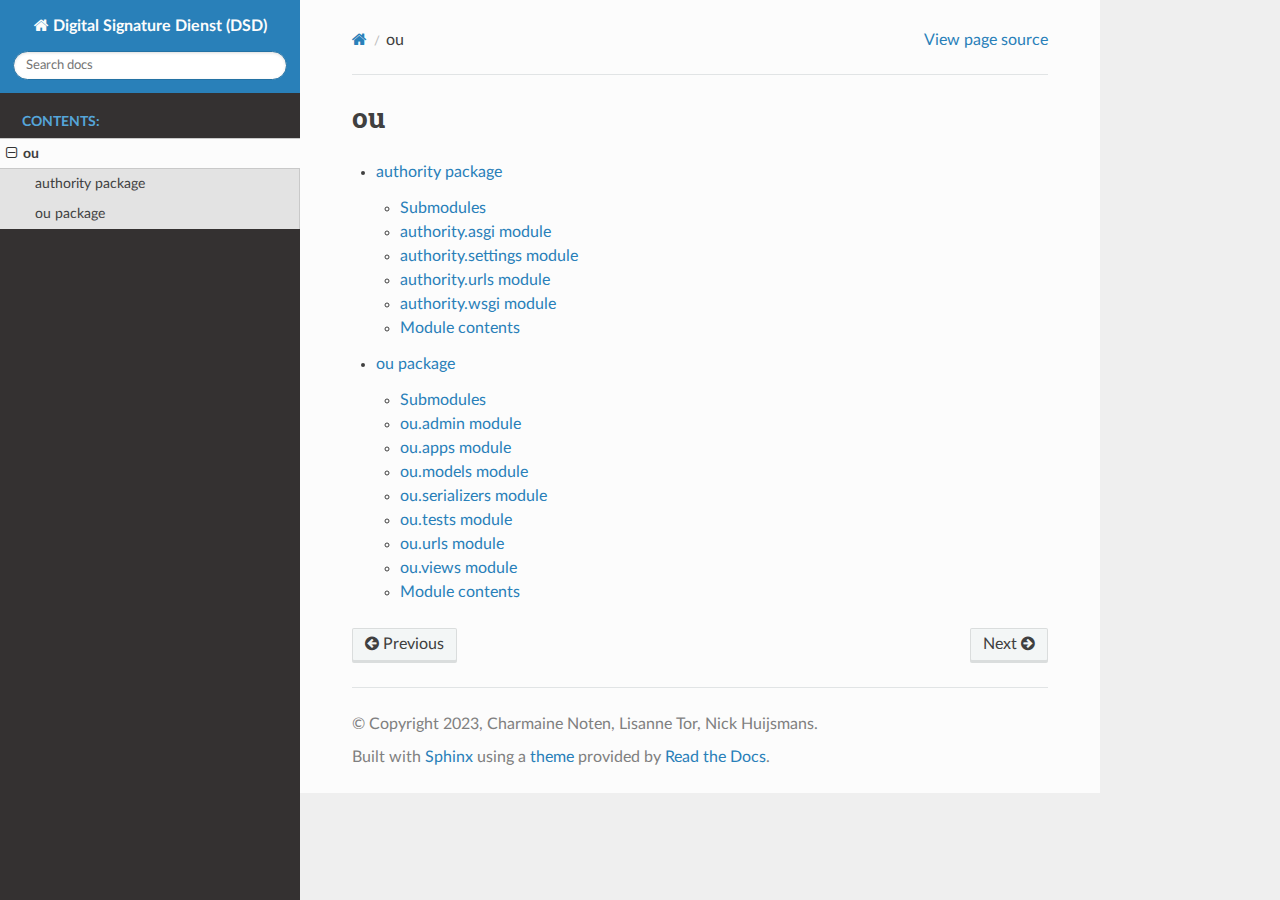
<file: src/authority/docs/html/modules.html>
<!DOCTYPE html>
<html class="writer-html5" lang="en" >
<head>
  <meta charset="utf-8" /><meta name="generator" content="Docutils 0.17.1: http://docutils.sourceforge.net/" />

  <meta name="viewport" content="width=device-width, initial-scale=1.0" />
  <title>ou &mdash; Digital Signature Dienst (DSD) dev documentation</title>
      <link rel="stylesheet" href="_static/pygments.css" type="text/css" />
      <link rel="stylesheet" href="_static/css/theme.css" type="text/css" />
  <!--[if lt IE 9]>
    <script src="_static/js/html5shiv.min.js"></script>
  <![endif]-->
  
        <script data-url_root="./" id="documentation_options" src="_static/documentation_options.js"></script>
        <script src="_static/jquery.js"></script>
        <script src="_static/underscore.js"></script>
        <script src="_static/_sphinx_javascript_frameworks_compat.js"></script>
        <script src="_static/doctools.js"></script>
    <script src="_static/js/theme.js"></script>
    <link rel="index" title="Index" href="genindex.html" />
    <link rel="search" title="Search" href="search.html" />
    <link rel="next" title="authority package" href="authority.html" />
    <link rel="prev" title="Welcome to Digital Signature Dienst (DSD)’s documentation!" href="index.html" /> 
</head>

<body class="wy-body-for-nav"> 
  <div class="wy-grid-for-nav">
    <nav data-toggle="wy-nav-shift" class="wy-nav-side">
      <div class="wy-side-scroll">
        <div class="wy-side-nav-search" >
            <a href="index.html" class="icon icon-home"> Digital Signature Dienst (DSD)
          </a>
<div role="search">
  <form id="rtd-search-form" class="wy-form" action="search.html" method="get">
    <input type="text" name="q" placeholder="Search docs" />
    <input type="hidden" name="check_keywords" value="yes" />
    <input type="hidden" name="area" value="default" />
  </form>
</div>
        </div><div class="wy-menu wy-menu-vertical" data-spy="affix" role="navigation" aria-label="Navigation menu">
              <p class="caption" role="heading"><span class="caption-text">Contents:</span></p>
<ul class="current">
<li class="toctree-l1 current"><a class="current reference internal" href="#">ou</a><ul>
<li class="toctree-l2"><a class="reference internal" href="authority.html">authority package</a></li>
<li class="toctree-l2"><a class="reference internal" href="ou.html">ou package</a></li>
</ul>
</li>
</ul>

        </div>
      </div>
    </nav>

    <section data-toggle="wy-nav-shift" class="wy-nav-content-wrap"><nav class="wy-nav-top" aria-label="Mobile navigation menu" >
          <i data-toggle="wy-nav-top" class="fa fa-bars"></i>
          <a href="index.html">Digital Signature Dienst (DSD)</a>
      </nav>

      <div class="wy-nav-content">
        <div class="rst-content">
          <div role="navigation" aria-label="Page navigation">
  <ul class="wy-breadcrumbs">
      <li><a href="index.html" class="icon icon-home"></a></li>
      <li class="breadcrumb-item active">ou</li>
      <li class="wy-breadcrumbs-aside">
            <a href="_sources/modules.rst.txt" rel="nofollow"> View page source</a>
      </li>
  </ul>
  <hr/>
</div>
          <div role="main" class="document" itemscope="itemscope" itemtype="http://schema.org/Article">
           <div itemprop="articleBody">
             
  <section id="ou">
<h1>ou<a class="headerlink" href="#ou" title="Permalink to this heading"></a></h1>
<div class="toctree-wrapper compound">
<ul>
<li class="toctree-l1"><a class="reference internal" href="authority.html">authority package</a><ul>
<li class="toctree-l2"><a class="reference internal" href="authority.html#submodules">Submodules</a></li>
<li class="toctree-l2"><a class="reference internal" href="authority.html#module-authority.asgi">authority.asgi module</a></li>
<li class="toctree-l2"><a class="reference internal" href="authority.html#module-authority.settings">authority.settings module</a></li>
<li class="toctree-l2"><a class="reference internal" href="authority.html#module-authority.urls">authority.urls module</a></li>
<li class="toctree-l2"><a class="reference internal" href="authority.html#module-authority.wsgi">authority.wsgi module</a></li>
<li class="toctree-l2"><a class="reference internal" href="authority.html#module-authority">Module contents</a></li>
</ul>
</li>
<li class="toctree-l1"><a class="reference internal" href="ou.html">ou package</a><ul>
<li class="toctree-l2"><a class="reference internal" href="ou.html#submodules">Submodules</a></li>
<li class="toctree-l2"><a class="reference internal" href="ou.html#module-ou.admin">ou.admin module</a></li>
<li class="toctree-l2"><a class="reference internal" href="ou.html#module-ou.apps">ou.apps module</a></li>
<li class="toctree-l2"><a class="reference internal" href="ou.html#module-ou.models">ou.models module</a></li>
<li class="toctree-l2"><a class="reference internal" href="ou.html#module-ou.serializers">ou.serializers module</a></li>
<li class="toctree-l2"><a class="reference internal" href="ou.html#module-ou.tests">ou.tests module</a></li>
<li class="toctree-l2"><a class="reference internal" href="ou.html#module-ou.urls">ou.urls module</a></li>
<li class="toctree-l2"><a class="reference internal" href="ou.html#module-ou.views">ou.views module</a></li>
<li class="toctree-l2"><a class="reference internal" href="ou.html#module-ou">Module contents</a></li>
</ul>
</li>
</ul>
</div>
</section>


           </div>
          </div>
          <footer><div class="rst-footer-buttons" role="navigation" aria-label="Footer">
        <a href="index.html" class="btn btn-neutral float-left" title="Welcome to Digital Signature Dienst (DSD)’s documentation!" accesskey="p" rel="prev"><span class="fa fa-arrow-circle-left" aria-hidden="true"></span> Previous</a>
        <a href="authority.html" class="btn btn-neutral float-right" title="authority package" accesskey="n" rel="next">Next <span class="fa fa-arrow-circle-right" aria-hidden="true"></span></a>
    </div>

  <hr/>

  <div role="contentinfo">
    <p>&#169; Copyright 2023, Charmaine Noten, Lisanne Tor, Nick Huijsmans.</p>
  </div>

  Built with <a href="https://www.sphinx-doc.org/">Sphinx</a> using a
    <a href="https://github.com/readthedocs/sphinx_rtd_theme">theme</a>
    provided by <a href="https://readthedocs.org">Read the Docs</a>.
   

</footer>
        </div>
      </div>
    </section>
  </div>
  <script>
      jQuery(function () {
          SphinxRtdTheme.Navigation.enable(true);
      });
  </script> 

</body>
</html>
</file>
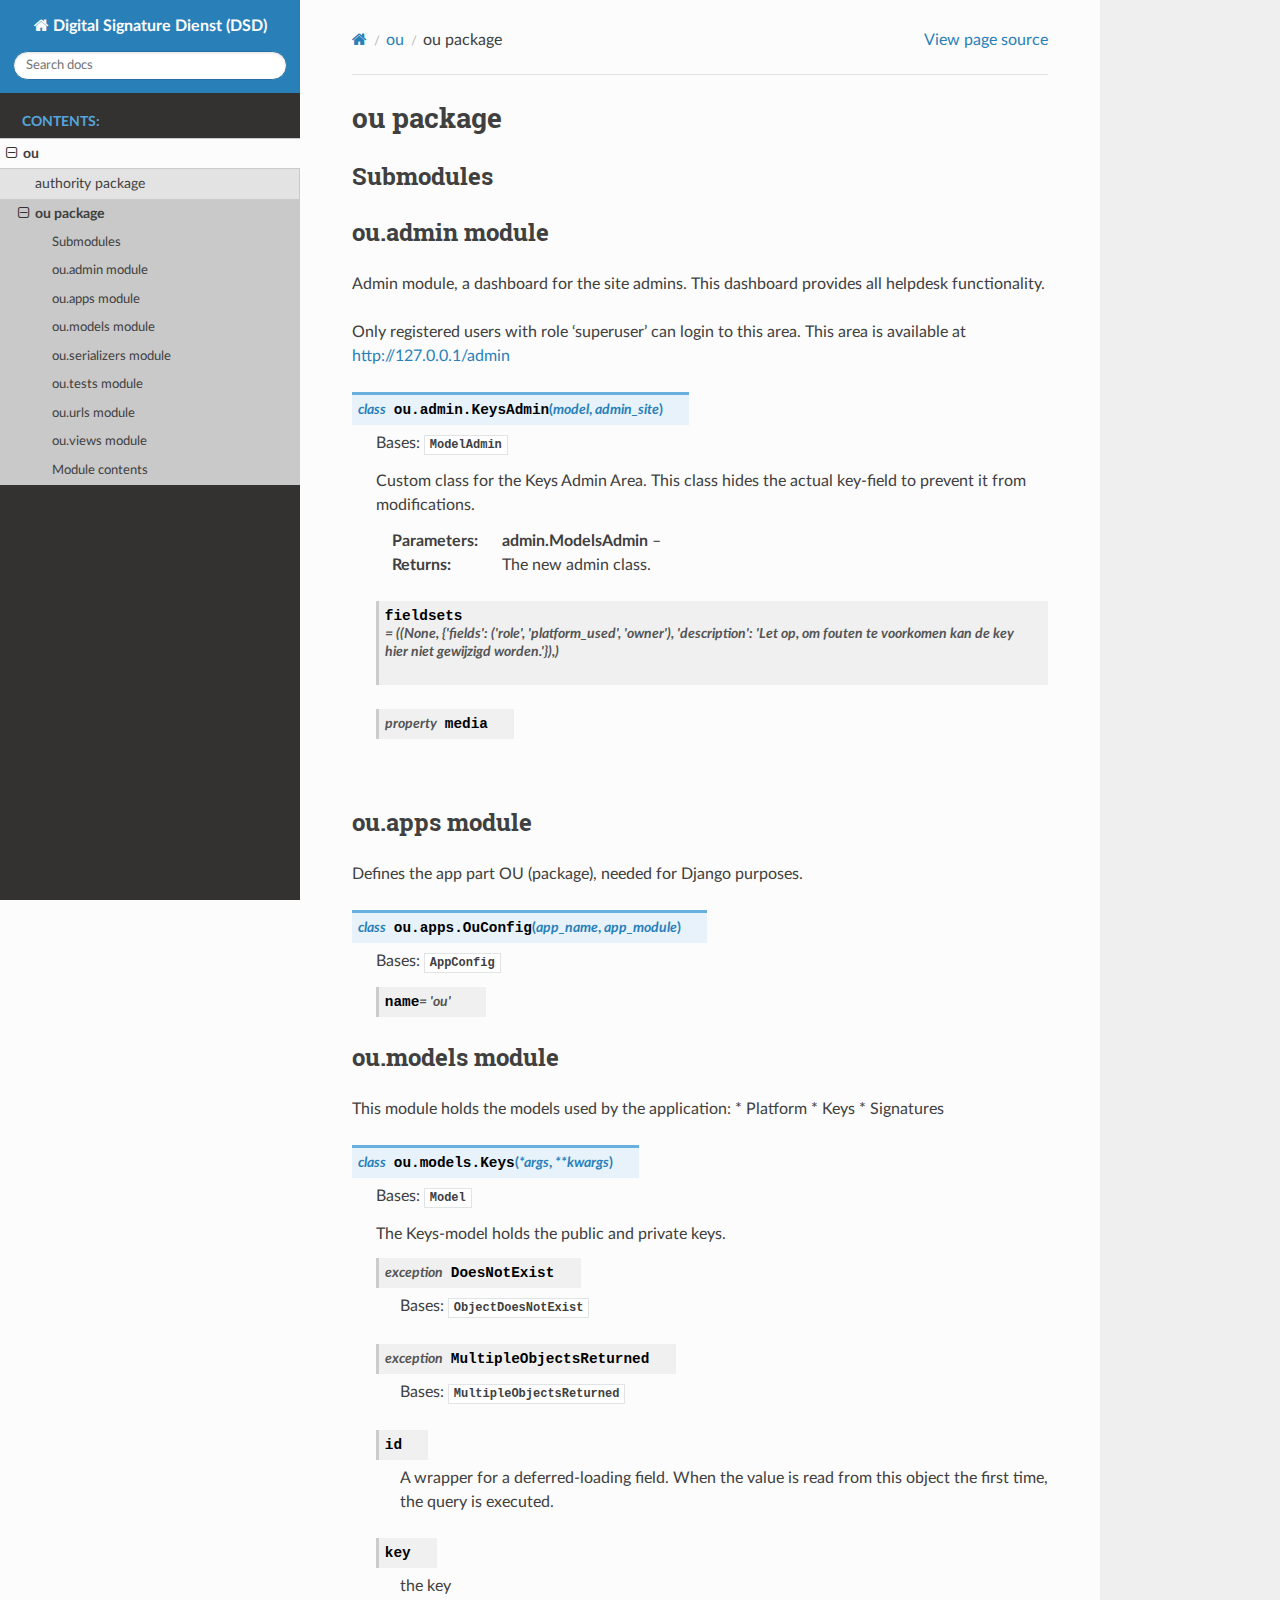
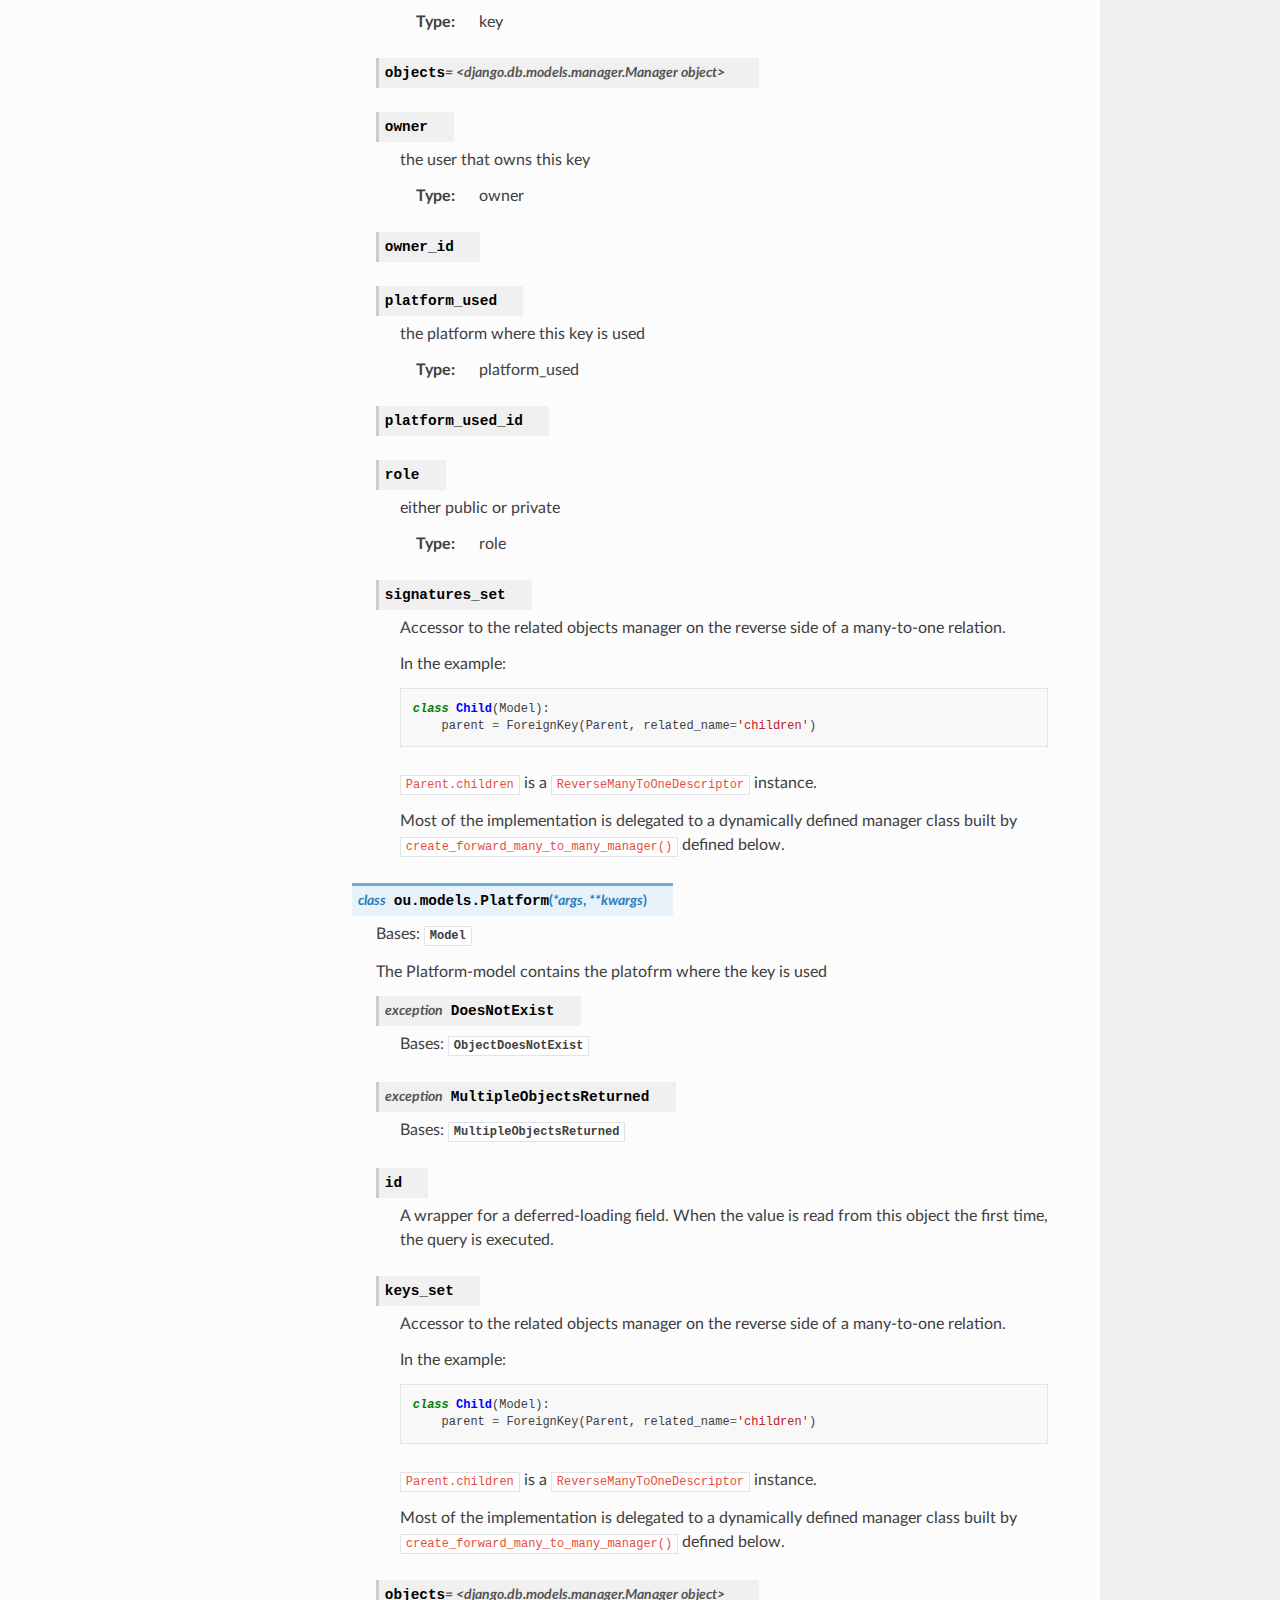
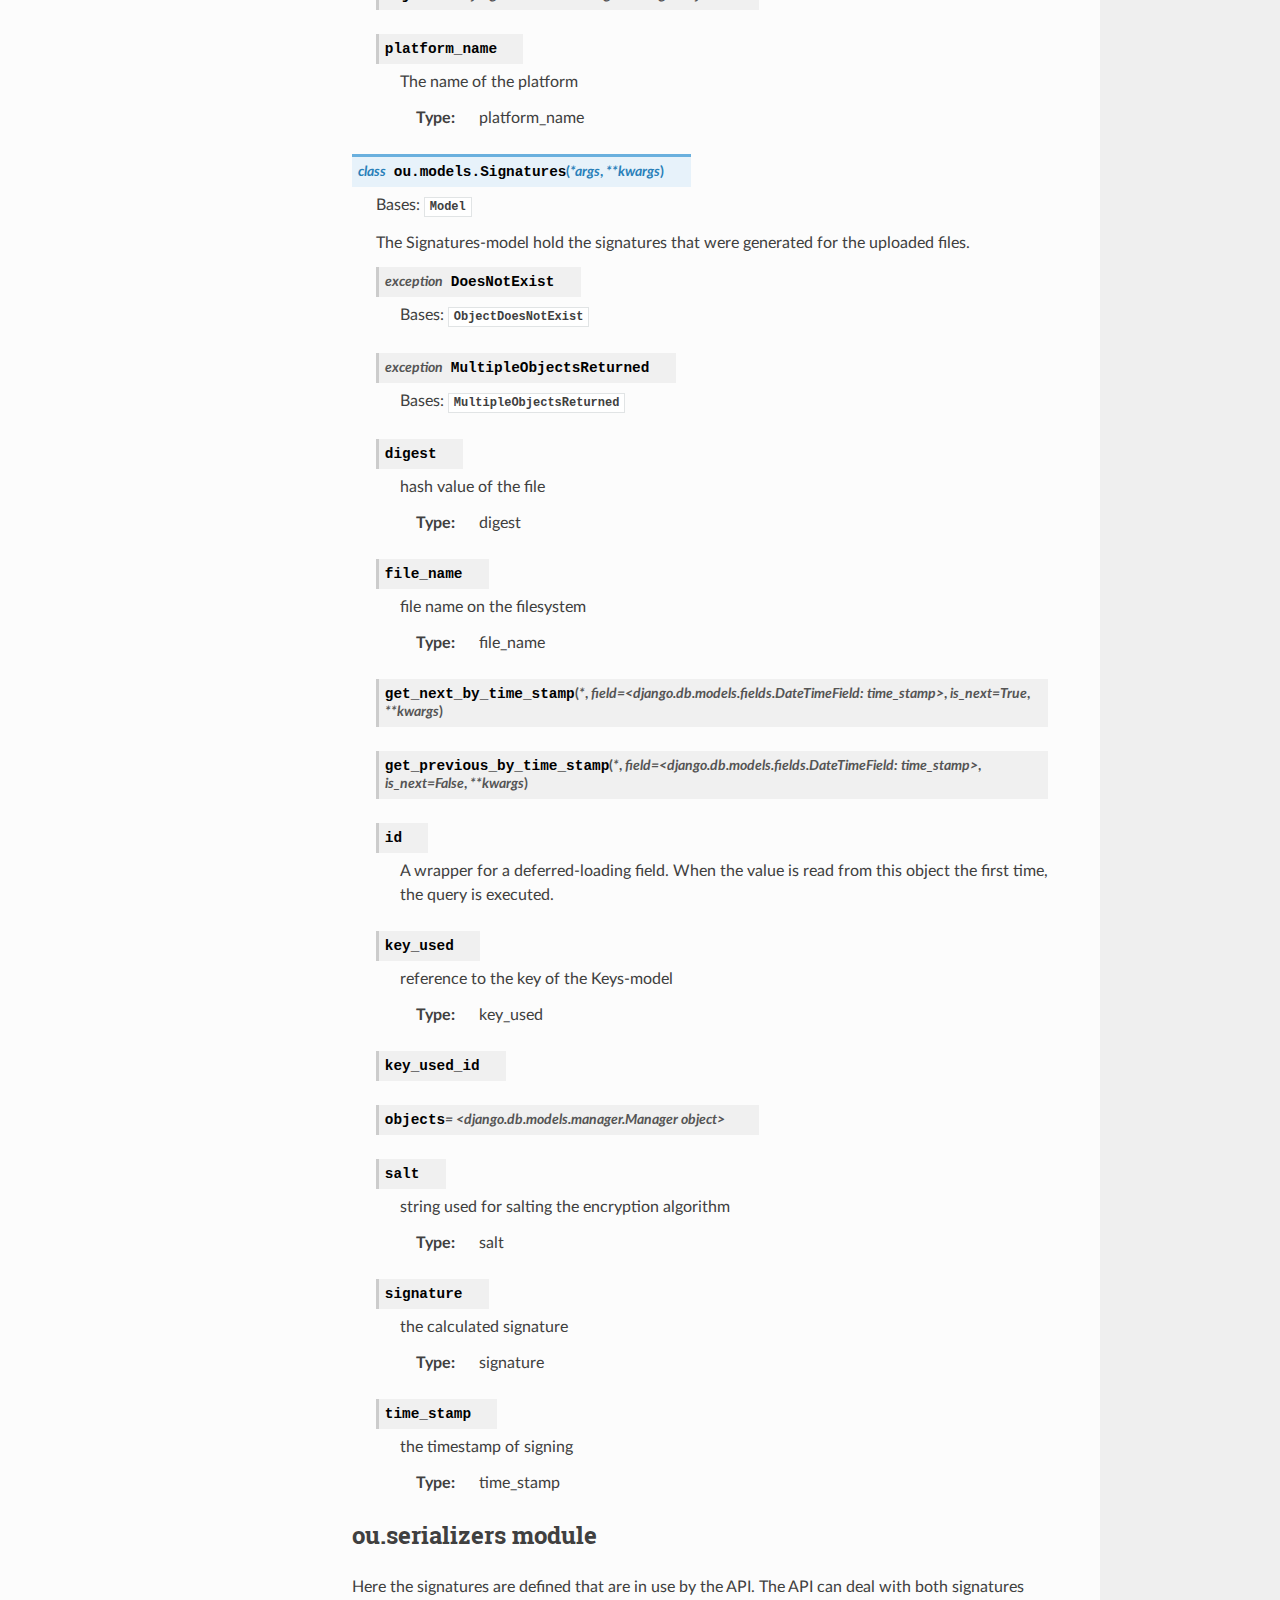
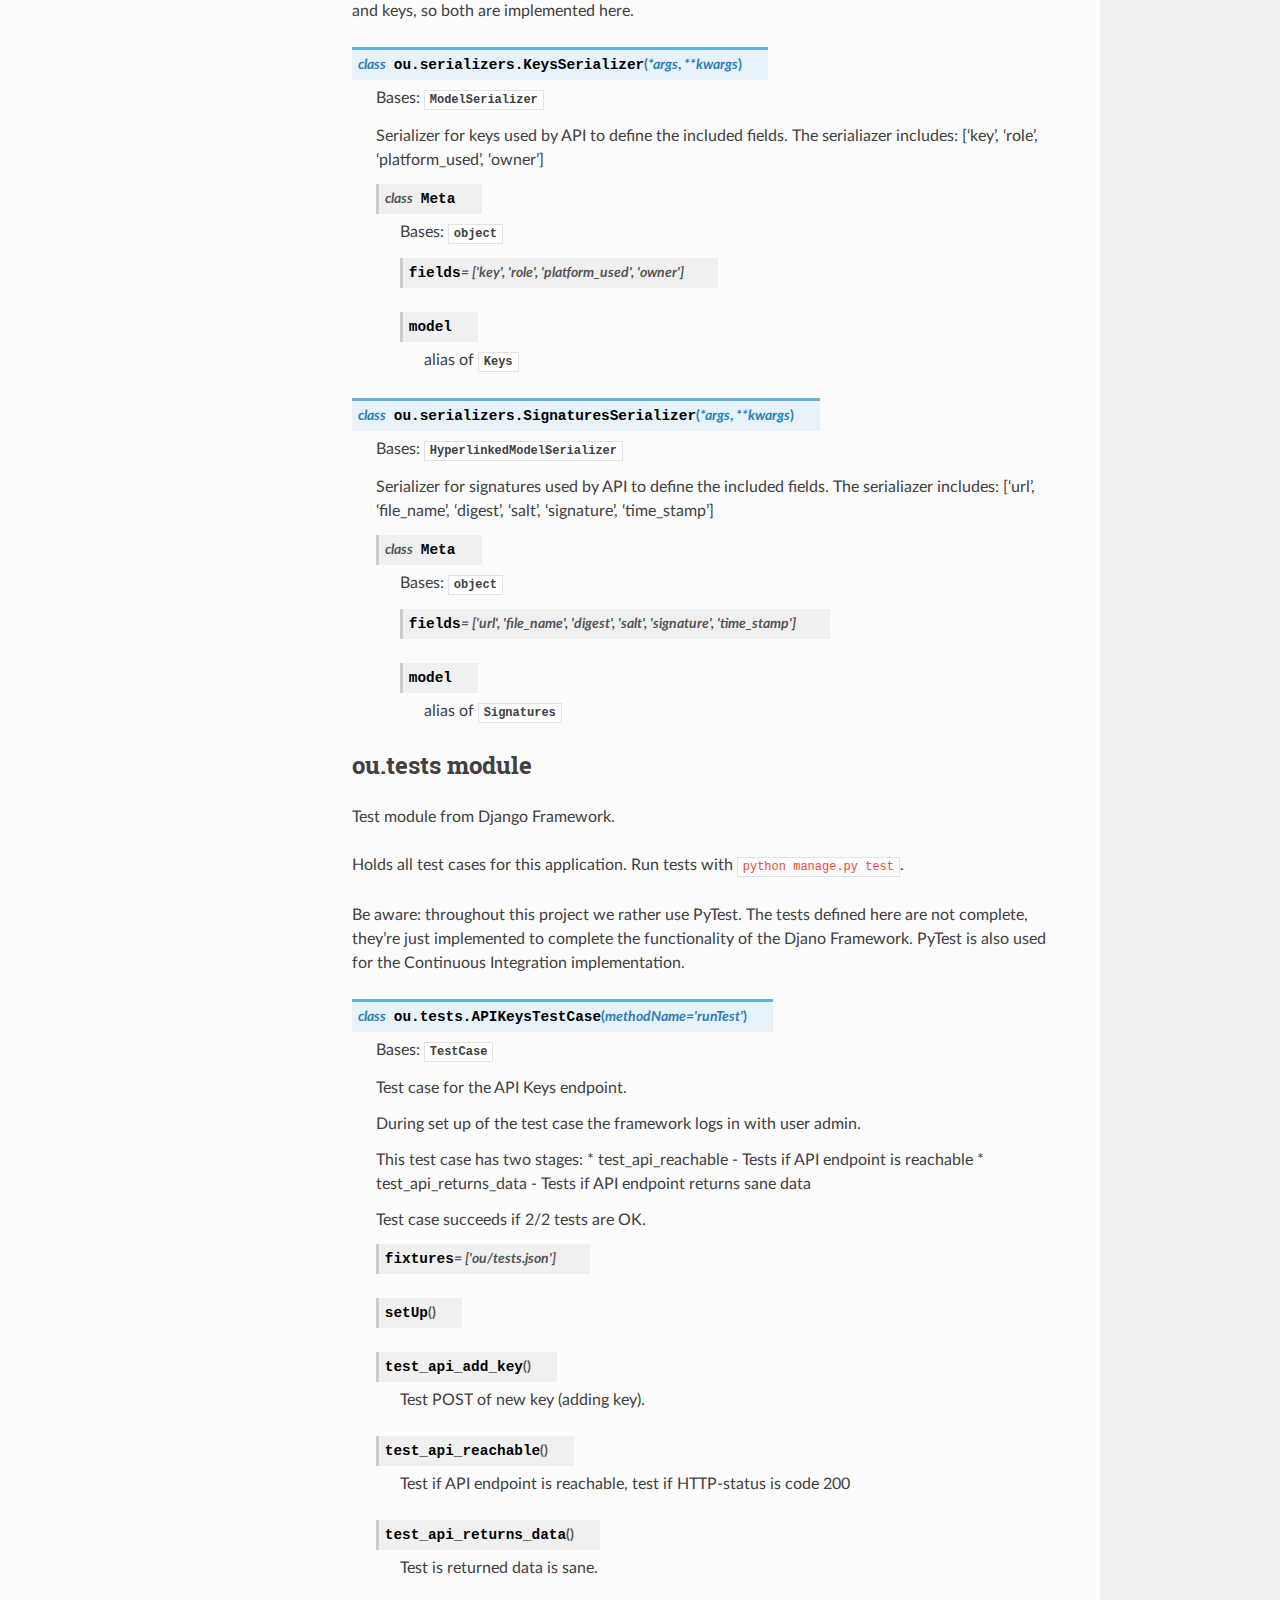
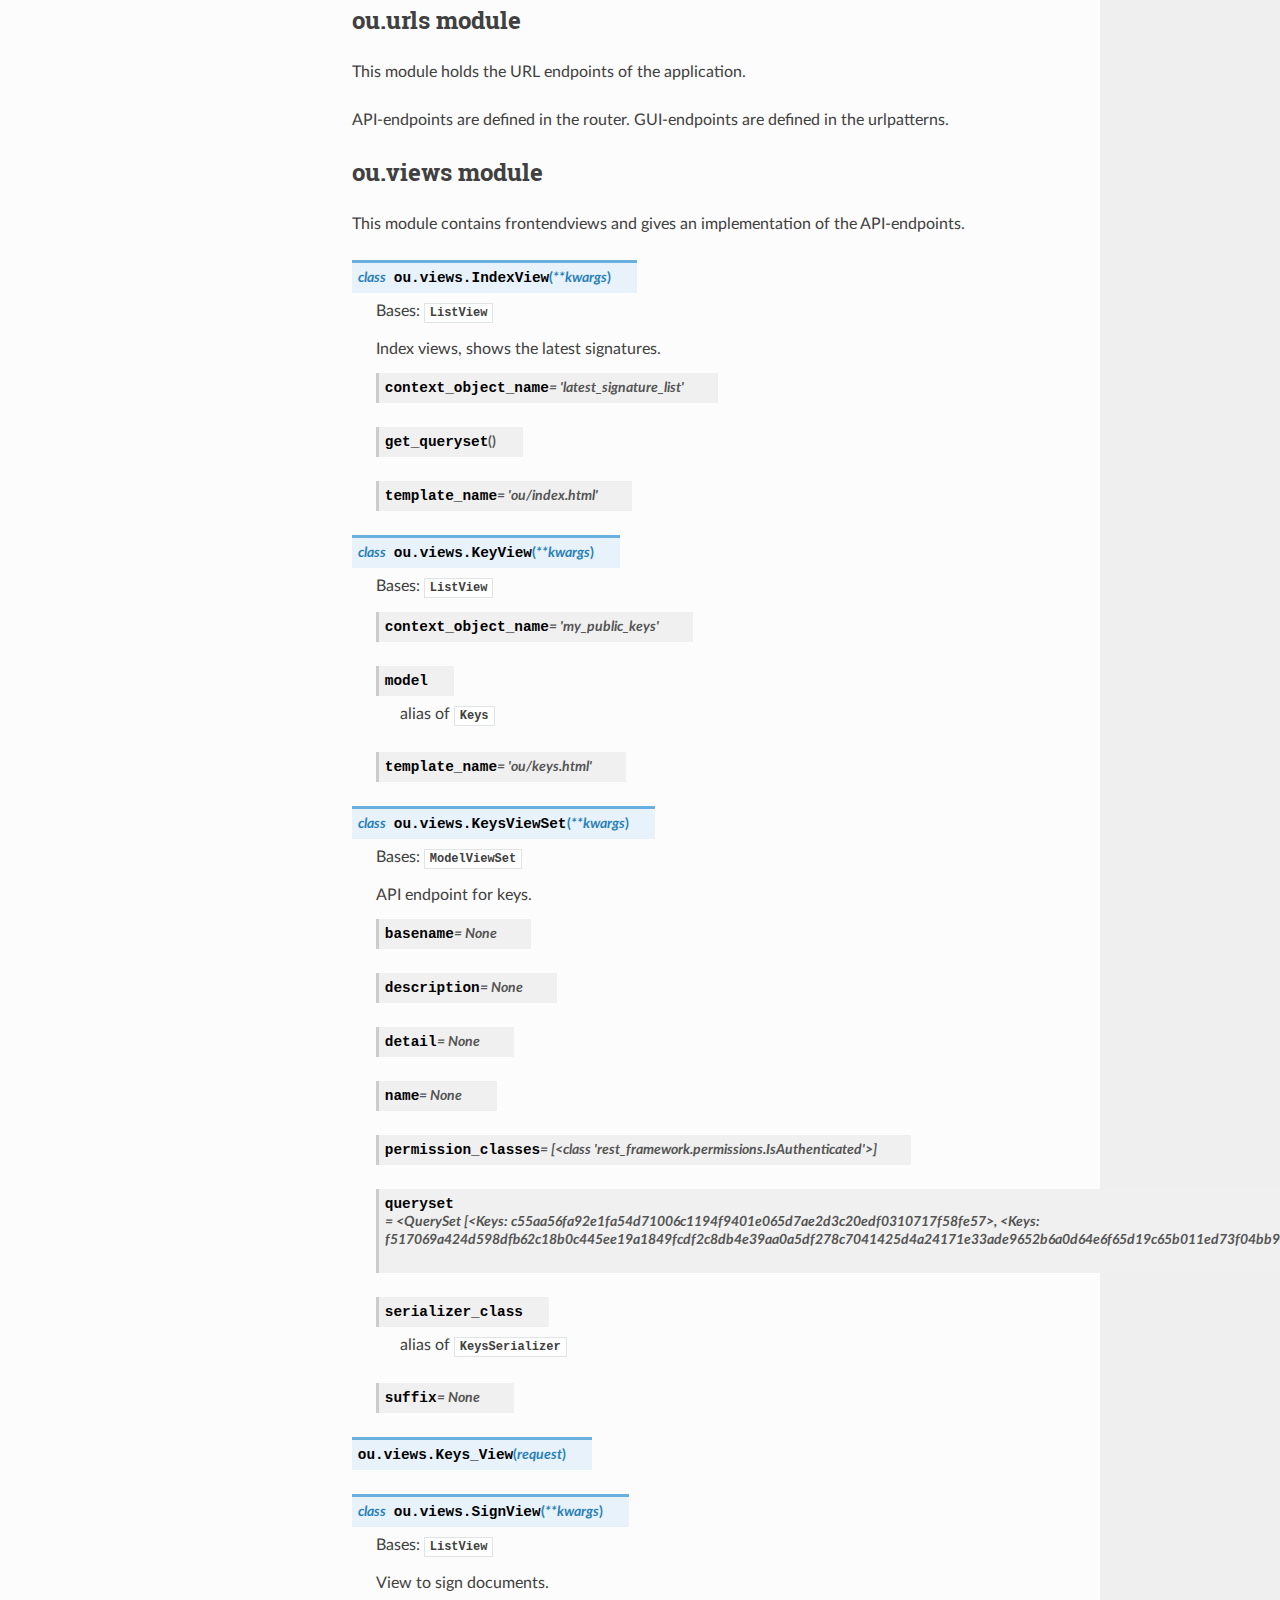
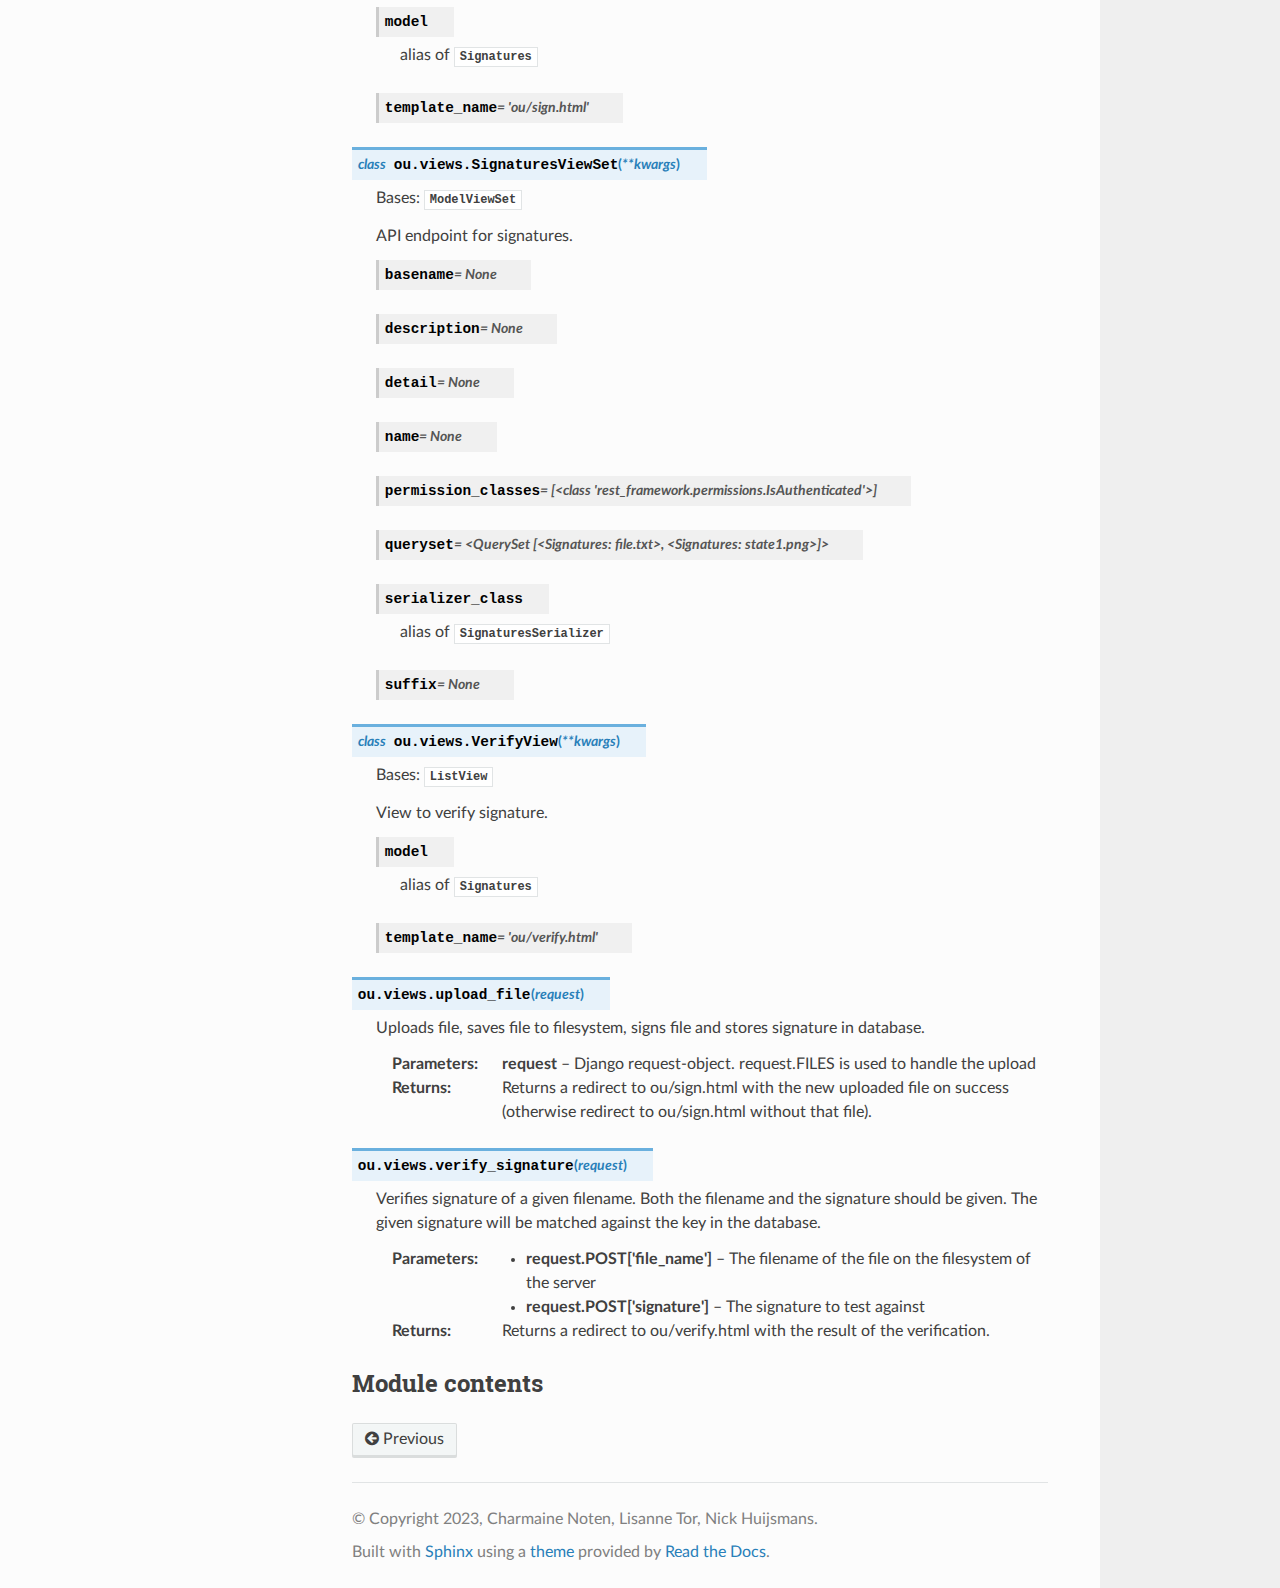
<file: src/authority/docs/html/ou.html>
<!DOCTYPE html>
<html class="writer-html5" lang="en" >
<head>
  <meta charset="utf-8" /><meta name="generator" content="Docutils 0.17.1: http://docutils.sourceforge.net/" />

  <meta name="viewport" content="width=device-width, initial-scale=1.0" />
  <title>ou package &mdash; Digital Signature Dienst (DSD) dev documentation</title>
      <link rel="stylesheet" href="_static/pygments.css" type="text/css" />
      <link rel="stylesheet" href="_static/css/theme.css" type="text/css" />
  <!--[if lt IE 9]>
    <script src="_static/js/html5shiv.min.js"></script>
  <![endif]-->
  
        <script data-url_root="./" id="documentation_options" src="_static/documentation_options.js"></script>
        <script src="_static/jquery.js"></script>
        <script src="_static/underscore.js"></script>
        <script src="_static/_sphinx_javascript_frameworks_compat.js"></script>
        <script src="_static/doctools.js"></script>
    <script src="_static/js/theme.js"></script>
    <link rel="index" title="Index" href="genindex.html" />
    <link rel="search" title="Search" href="search.html" />
    <link rel="prev" title="authority package" href="authority.html" /> 
</head>

<body class="wy-body-for-nav"> 
  <div class="wy-grid-for-nav">
    <nav data-toggle="wy-nav-shift" class="wy-nav-side">
      <div class="wy-side-scroll">
        <div class="wy-side-nav-search" >
            <a href="index.html" class="icon icon-home"> Digital Signature Dienst (DSD)
          </a>
<div role="search">
  <form id="rtd-search-form" class="wy-form" action="search.html" method="get">
    <input type="text" name="q" placeholder="Search docs" />
    <input type="hidden" name="check_keywords" value="yes" />
    <input type="hidden" name="area" value="default" />
  </form>
</div>
        </div><div class="wy-menu wy-menu-vertical" data-spy="affix" role="navigation" aria-label="Navigation menu">
              <p class="caption" role="heading"><span class="caption-text">Contents:</span></p>
<ul class="current">
<li class="toctree-l1 current"><a class="reference internal" href="modules.html">ou</a><ul class="current">
<li class="toctree-l2"><a class="reference internal" href="authority.html">authority package</a></li>
<li class="toctree-l2 current"><a class="current reference internal" href="#">ou package</a><ul>
<li class="toctree-l3"><a class="reference internal" href="#submodules">Submodules</a></li>
<li class="toctree-l3"><a class="reference internal" href="#module-ou.admin">ou.admin module</a></li>
<li class="toctree-l3"><a class="reference internal" href="#module-ou.apps">ou.apps module</a></li>
<li class="toctree-l3"><a class="reference internal" href="#module-ou.models">ou.models module</a></li>
<li class="toctree-l3"><a class="reference internal" href="#module-ou.serializers">ou.serializers module</a></li>
<li class="toctree-l3"><a class="reference internal" href="#module-ou.tests">ou.tests module</a></li>
<li class="toctree-l3"><a class="reference internal" href="#module-ou.urls">ou.urls module</a></li>
<li class="toctree-l3"><a class="reference internal" href="#module-ou.views">ou.views module</a></li>
<li class="toctree-l3"><a class="reference internal" href="#module-ou">Module contents</a></li>
</ul>
</li>
</ul>
</li>
</ul>

        </div>
      </div>
    </nav>

    <section data-toggle="wy-nav-shift" class="wy-nav-content-wrap"><nav class="wy-nav-top" aria-label="Mobile navigation menu" >
          <i data-toggle="wy-nav-top" class="fa fa-bars"></i>
          <a href="index.html">Digital Signature Dienst (DSD)</a>
      </nav>

      <div class="wy-nav-content">
        <div class="rst-content">
          <div role="navigation" aria-label="Page navigation">
  <ul class="wy-breadcrumbs">
      <li><a href="index.html" class="icon icon-home"></a></li>
          <li class="breadcrumb-item"><a href="modules.html">ou</a></li>
      <li class="breadcrumb-item active">ou package</li>
      <li class="wy-breadcrumbs-aside">
            <a href="_sources/ou.rst.txt" rel="nofollow"> View page source</a>
      </li>
  </ul>
  <hr/>
</div>
          <div role="main" class="document" itemscope="itemscope" itemtype="http://schema.org/Article">
           <div itemprop="articleBody">
             
  <section id="ou-package">
<h1>ou package<a class="headerlink" href="#ou-package" title="Permalink to this heading"></a></h1>
<section id="submodules">
<h2>Submodules<a class="headerlink" href="#submodules" title="Permalink to this heading"></a></h2>
</section>
<section id="module-ou.admin">
<span id="ou-admin-module"></span><h2>ou.admin module<a class="headerlink" href="#module-ou.admin" title="Permalink to this heading"></a></h2>
<p>Admin module, a dashboard for the site admins.
This dashboard provides all helpdesk functionality.</p>
<p>Only registered users with role ‘superuser’ can login to this area.
This area is available at <a class="reference external" href="http://127.0.0.1/admin">http://127.0.0.1/admin</a></p>
<dl class="py class">
<dt class="sig sig-object py" id="ou.admin.KeysAdmin">
<em class="property"><span class="pre">class</span><span class="w"> </span></em><span class="sig-prename descclassname"><span class="pre">ou.admin.</span></span><span class="sig-name descname"><span class="pre">KeysAdmin</span></span><span class="sig-paren">(</span><em class="sig-param"><span class="n"><span class="pre">model</span></span></em>, <em class="sig-param"><span class="n"><span class="pre">admin_site</span></span></em><span class="sig-paren">)</span><a class="headerlink" href="#ou.admin.KeysAdmin" title="Permalink to this definition"></a></dt>
<dd><p>Bases: <code class="xref py py-class docutils literal notranslate"><span class="pre">ModelAdmin</span></code></p>
<p>Custom class for the Keys Admin Area.
This class hides the actual key-field to prevent it from modifications.</p>
<dl class="field-list simple">
<dt class="field-odd">Parameters</dt>
<dd class="field-odd"><p><strong>admin.ModelsAdmin</strong> – </p>
</dd>
<dt class="field-even">Returns</dt>
<dd class="field-even"><p>The new admin class.</p>
</dd>
</dl>
<dl class="py attribute">
<dt class="sig sig-object py" id="ou.admin.KeysAdmin.fieldsets">
<span class="sig-name descname"><span class="pre">fieldsets</span></span><em class="property"><span class="w"> </span><span class="p"><span class="pre">=</span></span><span class="w"> </span><span class="pre">((None,</span> <span class="pre">{'fields':</span> <span class="pre">('role',</span> <span class="pre">'platform_used',</span> <span class="pre">'owner'),</span> <span class="pre">'description':</span> <span class="pre">'Let</span> <span class="pre">op,</span> <span class="pre">om</span> <span class="pre">fouten</span> <span class="pre">te</span> <span class="pre">voorkomen</span> <span class="pre">kan</span> <span class="pre">de</span> <span class="pre">key</span> <span class="pre">hier</span> <span class="pre">niet</span> <span class="pre">gewijzigd</span> <span class="pre">worden.'}),)</span></em><a class="headerlink" href="#ou.admin.KeysAdmin.fieldsets" title="Permalink to this definition"></a></dt>
<dd></dd></dl>

<dl class="py property">
<dt class="sig sig-object py" id="ou.admin.KeysAdmin.media">
<em class="property"><span class="pre">property</span><span class="w"> </span></em><span class="sig-name descname"><span class="pre">media</span></span><a class="headerlink" href="#ou.admin.KeysAdmin.media" title="Permalink to this definition"></a></dt>
<dd></dd></dl>

</dd></dl>

</section>
<section id="module-ou.apps">
<span id="ou-apps-module"></span><h2>ou.apps module<a class="headerlink" href="#module-ou.apps" title="Permalink to this heading"></a></h2>
<p>Defines the app part OU (package), needed for Django purposes.</p>
<dl class="py class">
<dt class="sig sig-object py" id="ou.apps.OuConfig">
<em class="property"><span class="pre">class</span><span class="w"> </span></em><span class="sig-prename descclassname"><span class="pre">ou.apps.</span></span><span class="sig-name descname"><span class="pre">OuConfig</span></span><span class="sig-paren">(</span><em class="sig-param"><span class="n"><span class="pre">app_name</span></span></em>, <em class="sig-param"><span class="n"><span class="pre">app_module</span></span></em><span class="sig-paren">)</span><a class="headerlink" href="#ou.apps.OuConfig" title="Permalink to this definition"></a></dt>
<dd><p>Bases: <code class="xref py py-class docutils literal notranslate"><span class="pre">AppConfig</span></code></p>
<dl class="py attribute">
<dt class="sig sig-object py" id="ou.apps.OuConfig.name">
<span class="sig-name descname"><span class="pre">name</span></span><em class="property"><span class="w"> </span><span class="p"><span class="pre">=</span></span><span class="w"> </span><span class="pre">'ou'</span></em><a class="headerlink" href="#ou.apps.OuConfig.name" title="Permalink to this definition"></a></dt>
<dd></dd></dl>

</dd></dl>

</section>
<section id="module-ou.models">
<span id="ou-models-module"></span><h2>ou.models module<a class="headerlink" href="#module-ou.models" title="Permalink to this heading"></a></h2>
<p>This module holds the models used by the application:
* Platform
* Keys
* Signatures</p>
<dl class="py class">
<dt class="sig sig-object py" id="ou.models.Keys">
<em class="property"><span class="pre">class</span><span class="w"> </span></em><span class="sig-prename descclassname"><span class="pre">ou.models.</span></span><span class="sig-name descname"><span class="pre">Keys</span></span><span class="sig-paren">(</span><em class="sig-param"><span class="o"><span class="pre">*</span></span><span class="n"><span class="pre">args</span></span></em>, <em class="sig-param"><span class="o"><span class="pre">**</span></span><span class="n"><span class="pre">kwargs</span></span></em><span class="sig-paren">)</span><a class="headerlink" href="#ou.models.Keys" title="Permalink to this definition"></a></dt>
<dd><p>Bases: <code class="xref py py-class docutils literal notranslate"><span class="pre">Model</span></code></p>
<p>The Keys-model holds the public and private keys.</p>
<dl class="py exception">
<dt class="sig sig-object py" id="ou.models.Keys.DoesNotExist">
<em class="property"><span class="pre">exception</span><span class="w"> </span></em><span class="sig-name descname"><span class="pre">DoesNotExist</span></span><a class="headerlink" href="#ou.models.Keys.DoesNotExist" title="Permalink to this definition"></a></dt>
<dd><p>Bases: <code class="xref py py-class docutils literal notranslate"><span class="pre">ObjectDoesNotExist</span></code></p>
</dd></dl>

<dl class="py exception">
<dt class="sig sig-object py" id="ou.models.Keys.MultipleObjectsReturned">
<em class="property"><span class="pre">exception</span><span class="w"> </span></em><span class="sig-name descname"><span class="pre">MultipleObjectsReturned</span></span><a class="headerlink" href="#ou.models.Keys.MultipleObjectsReturned" title="Permalink to this definition"></a></dt>
<dd><p>Bases: <code class="xref py py-class docutils literal notranslate"><span class="pre">MultipleObjectsReturned</span></code></p>
</dd></dl>

<dl class="py attribute">
<dt class="sig sig-object py" id="ou.models.Keys.id">
<span class="sig-name descname"><span class="pre">id</span></span><a class="headerlink" href="#ou.models.Keys.id" title="Permalink to this definition"></a></dt>
<dd><p>A wrapper for a deferred-loading field. When the value is read from this
object the first time, the query is executed.</p>
</dd></dl>

<dl class="py attribute">
<dt class="sig sig-object py" id="ou.models.Keys.key">
<span class="sig-name descname"><span class="pre">key</span></span><a class="headerlink" href="#ou.models.Keys.key" title="Permalink to this definition"></a></dt>
<dd><p>the key</p>
<dl class="field-list simple">
<dt class="field-odd">Type</dt>
<dd class="field-odd"><p>key</p>
</dd>
</dl>
</dd></dl>

<dl class="py attribute">
<dt class="sig sig-object py" id="ou.models.Keys.objects">
<span class="sig-name descname"><span class="pre">objects</span></span><em class="property"><span class="w"> </span><span class="p"><span class="pre">=</span></span><span class="w"> </span><span class="pre">&lt;django.db.models.manager.Manager</span> <span class="pre">object&gt;</span></em><a class="headerlink" href="#ou.models.Keys.objects" title="Permalink to this definition"></a></dt>
<dd></dd></dl>

<dl class="py attribute">
<dt class="sig sig-object py" id="ou.models.Keys.owner">
<span class="sig-name descname"><span class="pre">owner</span></span><a class="headerlink" href="#ou.models.Keys.owner" title="Permalink to this definition"></a></dt>
<dd><p>the user that owns this key</p>
<dl class="field-list simple">
<dt class="field-odd">Type</dt>
<dd class="field-odd"><p>owner</p>
</dd>
</dl>
</dd></dl>

<dl class="py attribute">
<dt class="sig sig-object py" id="ou.models.Keys.owner_id">
<span class="sig-name descname"><span class="pre">owner_id</span></span><a class="headerlink" href="#ou.models.Keys.owner_id" title="Permalink to this definition"></a></dt>
<dd></dd></dl>

<dl class="py attribute">
<dt class="sig sig-object py" id="ou.models.Keys.platform_used">
<span class="sig-name descname"><span class="pre">platform_used</span></span><a class="headerlink" href="#ou.models.Keys.platform_used" title="Permalink to this definition"></a></dt>
<dd><p>the platform where this key is used</p>
<dl class="field-list simple">
<dt class="field-odd">Type</dt>
<dd class="field-odd"><p>platform_used</p>
</dd>
</dl>
</dd></dl>

<dl class="py attribute">
<dt class="sig sig-object py" id="ou.models.Keys.platform_used_id">
<span class="sig-name descname"><span class="pre">platform_used_id</span></span><a class="headerlink" href="#ou.models.Keys.platform_used_id" title="Permalink to this definition"></a></dt>
<dd></dd></dl>

<dl class="py attribute">
<dt class="sig sig-object py" id="ou.models.Keys.role">
<span class="sig-name descname"><span class="pre">role</span></span><a class="headerlink" href="#ou.models.Keys.role" title="Permalink to this definition"></a></dt>
<dd><p>either public or private</p>
<dl class="field-list simple">
<dt class="field-odd">Type</dt>
<dd class="field-odd"><p>role</p>
</dd>
</dl>
</dd></dl>

<dl class="py attribute">
<dt class="sig sig-object py" id="ou.models.Keys.signatures_set">
<span class="sig-name descname"><span class="pre">signatures_set</span></span><a class="headerlink" href="#ou.models.Keys.signatures_set" title="Permalink to this definition"></a></dt>
<dd><p>Accessor to the related objects manager on the reverse side of a
many-to-one relation.</p>
<p>In the example:</p>
<div class="highlight-default notranslate"><div class="highlight"><pre><span></span><span class="k">class</span> <span class="nc">Child</span><span class="p">(</span><span class="n">Model</span><span class="p">):</span>
    <span class="n">parent</span> <span class="o">=</span> <span class="n">ForeignKey</span><span class="p">(</span><span class="n">Parent</span><span class="p">,</span> <span class="n">related_name</span><span class="o">=</span><span class="s1">&#39;children&#39;</span><span class="p">)</span>
</pre></div>
</div>
<p><code class="docutils literal notranslate"><span class="pre">Parent.children</span></code> is a <code class="docutils literal notranslate"><span class="pre">ReverseManyToOneDescriptor</span></code> instance.</p>
<p>Most of the implementation is delegated to a dynamically defined manager
class built by <code class="docutils literal notranslate"><span class="pre">create_forward_many_to_many_manager()</span></code> defined below.</p>
</dd></dl>

</dd></dl>

<dl class="py class">
<dt class="sig sig-object py" id="ou.models.Platform">
<em class="property"><span class="pre">class</span><span class="w"> </span></em><span class="sig-prename descclassname"><span class="pre">ou.models.</span></span><span class="sig-name descname"><span class="pre">Platform</span></span><span class="sig-paren">(</span><em class="sig-param"><span class="o"><span class="pre">*</span></span><span class="n"><span class="pre">args</span></span></em>, <em class="sig-param"><span class="o"><span class="pre">**</span></span><span class="n"><span class="pre">kwargs</span></span></em><span class="sig-paren">)</span><a class="headerlink" href="#ou.models.Platform" title="Permalink to this definition"></a></dt>
<dd><p>Bases: <code class="xref py py-class docutils literal notranslate"><span class="pre">Model</span></code></p>
<p>The Platform-model contains the platofrm where the key is used</p>
<dl class="py exception">
<dt class="sig sig-object py" id="ou.models.Platform.DoesNotExist">
<em class="property"><span class="pre">exception</span><span class="w"> </span></em><span class="sig-name descname"><span class="pre">DoesNotExist</span></span><a class="headerlink" href="#ou.models.Platform.DoesNotExist" title="Permalink to this definition"></a></dt>
<dd><p>Bases: <code class="xref py py-class docutils literal notranslate"><span class="pre">ObjectDoesNotExist</span></code></p>
</dd></dl>

<dl class="py exception">
<dt class="sig sig-object py" id="ou.models.Platform.MultipleObjectsReturned">
<em class="property"><span class="pre">exception</span><span class="w"> </span></em><span class="sig-name descname"><span class="pre">MultipleObjectsReturned</span></span><a class="headerlink" href="#ou.models.Platform.MultipleObjectsReturned" title="Permalink to this definition"></a></dt>
<dd><p>Bases: <code class="xref py py-class docutils literal notranslate"><span class="pre">MultipleObjectsReturned</span></code></p>
</dd></dl>

<dl class="py attribute">
<dt class="sig sig-object py" id="ou.models.Platform.id">
<span class="sig-name descname"><span class="pre">id</span></span><a class="headerlink" href="#ou.models.Platform.id" title="Permalink to this definition"></a></dt>
<dd><p>A wrapper for a deferred-loading field. When the value is read from this
object the first time, the query is executed.</p>
</dd></dl>

<dl class="py attribute">
<dt class="sig sig-object py" id="ou.models.Platform.keys_set">
<span class="sig-name descname"><span class="pre">keys_set</span></span><a class="headerlink" href="#ou.models.Platform.keys_set" title="Permalink to this definition"></a></dt>
<dd><p>Accessor to the related objects manager on the reverse side of a
many-to-one relation.</p>
<p>In the example:</p>
<div class="highlight-default notranslate"><div class="highlight"><pre><span></span><span class="k">class</span> <span class="nc">Child</span><span class="p">(</span><span class="n">Model</span><span class="p">):</span>
    <span class="n">parent</span> <span class="o">=</span> <span class="n">ForeignKey</span><span class="p">(</span><span class="n">Parent</span><span class="p">,</span> <span class="n">related_name</span><span class="o">=</span><span class="s1">&#39;children&#39;</span><span class="p">)</span>
</pre></div>
</div>
<p><code class="docutils literal notranslate"><span class="pre">Parent.children</span></code> is a <code class="docutils literal notranslate"><span class="pre">ReverseManyToOneDescriptor</span></code> instance.</p>
<p>Most of the implementation is delegated to a dynamically defined manager
class built by <code class="docutils literal notranslate"><span class="pre">create_forward_many_to_many_manager()</span></code> defined below.</p>
</dd></dl>

<dl class="py attribute">
<dt class="sig sig-object py" id="ou.models.Platform.objects">
<span class="sig-name descname"><span class="pre">objects</span></span><em class="property"><span class="w"> </span><span class="p"><span class="pre">=</span></span><span class="w"> </span><span class="pre">&lt;django.db.models.manager.Manager</span> <span class="pre">object&gt;</span></em><a class="headerlink" href="#ou.models.Platform.objects" title="Permalink to this definition"></a></dt>
<dd></dd></dl>

<dl class="py attribute">
<dt class="sig sig-object py" id="ou.models.Platform.platform_name">
<span class="sig-name descname"><span class="pre">platform_name</span></span><a class="headerlink" href="#ou.models.Platform.platform_name" title="Permalink to this definition"></a></dt>
<dd><p>The name of the platform</p>
<dl class="field-list simple">
<dt class="field-odd">Type</dt>
<dd class="field-odd"><p>platform_name</p>
</dd>
</dl>
</dd></dl>

</dd></dl>

<dl class="py class">
<dt class="sig sig-object py" id="ou.models.Signatures">
<em class="property"><span class="pre">class</span><span class="w"> </span></em><span class="sig-prename descclassname"><span class="pre">ou.models.</span></span><span class="sig-name descname"><span class="pre">Signatures</span></span><span class="sig-paren">(</span><em class="sig-param"><span class="o"><span class="pre">*</span></span><span class="n"><span class="pre">args</span></span></em>, <em class="sig-param"><span class="o"><span class="pre">**</span></span><span class="n"><span class="pre">kwargs</span></span></em><span class="sig-paren">)</span><a class="headerlink" href="#ou.models.Signatures" title="Permalink to this definition"></a></dt>
<dd><p>Bases: <code class="xref py py-class docutils literal notranslate"><span class="pre">Model</span></code></p>
<p>The Signatures-model hold the signatures that were generated for
the uploaded files.</p>
<dl class="py exception">
<dt class="sig sig-object py" id="ou.models.Signatures.DoesNotExist">
<em class="property"><span class="pre">exception</span><span class="w"> </span></em><span class="sig-name descname"><span class="pre">DoesNotExist</span></span><a class="headerlink" href="#ou.models.Signatures.DoesNotExist" title="Permalink to this definition"></a></dt>
<dd><p>Bases: <code class="xref py py-class docutils literal notranslate"><span class="pre">ObjectDoesNotExist</span></code></p>
</dd></dl>

<dl class="py exception">
<dt class="sig sig-object py" id="ou.models.Signatures.MultipleObjectsReturned">
<em class="property"><span class="pre">exception</span><span class="w"> </span></em><span class="sig-name descname"><span class="pre">MultipleObjectsReturned</span></span><a class="headerlink" href="#ou.models.Signatures.MultipleObjectsReturned" title="Permalink to this definition"></a></dt>
<dd><p>Bases: <code class="xref py py-class docutils literal notranslate"><span class="pre">MultipleObjectsReturned</span></code></p>
</dd></dl>

<dl class="py attribute">
<dt class="sig sig-object py" id="ou.models.Signatures.digest">
<span class="sig-name descname"><span class="pre">digest</span></span><a class="headerlink" href="#ou.models.Signatures.digest" title="Permalink to this definition"></a></dt>
<dd><p>hash value of the file</p>
<dl class="field-list simple">
<dt class="field-odd">Type</dt>
<dd class="field-odd"><p>digest</p>
</dd>
</dl>
</dd></dl>

<dl class="py attribute">
<dt class="sig sig-object py" id="ou.models.Signatures.file_name">
<span class="sig-name descname"><span class="pre">file_name</span></span><a class="headerlink" href="#ou.models.Signatures.file_name" title="Permalink to this definition"></a></dt>
<dd><p>file name on the filesystem</p>
<dl class="field-list simple">
<dt class="field-odd">Type</dt>
<dd class="field-odd"><p>file_name</p>
</dd>
</dl>
</dd></dl>

<dl class="py method">
<dt class="sig sig-object py" id="ou.models.Signatures.get_next_by_time_stamp">
<span class="sig-name descname"><span class="pre">get_next_by_time_stamp</span></span><span class="sig-paren">(</span><em class="sig-param"><span class="n"><span class="pre">*</span></span></em>, <em class="sig-param"><span class="n"><span class="pre">field=&lt;django.db.models.fields.DateTimeField:</span> <span class="pre">time_stamp&gt;</span></span></em>, <em class="sig-param"><span class="n"><span class="pre">is_next=True</span></span></em>, <em class="sig-param"><span class="n"><span class="pre">**kwargs</span></span></em><span class="sig-paren">)</span><a class="headerlink" href="#ou.models.Signatures.get_next_by_time_stamp" title="Permalink to this definition"></a></dt>
<dd></dd></dl>

<dl class="py method">
<dt class="sig sig-object py" id="ou.models.Signatures.get_previous_by_time_stamp">
<span class="sig-name descname"><span class="pre">get_previous_by_time_stamp</span></span><span class="sig-paren">(</span><em class="sig-param"><span class="n"><span class="pre">*</span></span></em>, <em class="sig-param"><span class="n"><span class="pre">field=&lt;django.db.models.fields.DateTimeField:</span> <span class="pre">time_stamp&gt;</span></span></em>, <em class="sig-param"><span class="n"><span class="pre">is_next=False</span></span></em>, <em class="sig-param"><span class="n"><span class="pre">**kwargs</span></span></em><span class="sig-paren">)</span><a class="headerlink" href="#ou.models.Signatures.get_previous_by_time_stamp" title="Permalink to this definition"></a></dt>
<dd></dd></dl>

<dl class="py attribute">
<dt class="sig sig-object py" id="ou.models.Signatures.id">
<span class="sig-name descname"><span class="pre">id</span></span><a class="headerlink" href="#ou.models.Signatures.id" title="Permalink to this definition"></a></dt>
<dd><p>A wrapper for a deferred-loading field. When the value is read from this
object the first time, the query is executed.</p>
</dd></dl>

<dl class="py attribute">
<dt class="sig sig-object py" id="ou.models.Signatures.key_used">
<span class="sig-name descname"><span class="pre">key_used</span></span><a class="headerlink" href="#ou.models.Signatures.key_used" title="Permalink to this definition"></a></dt>
<dd><p>reference to the key of the Keys-model</p>
<dl class="field-list simple">
<dt class="field-odd">Type</dt>
<dd class="field-odd"><p>key_used</p>
</dd>
</dl>
</dd></dl>

<dl class="py attribute">
<dt class="sig sig-object py" id="ou.models.Signatures.key_used_id">
<span class="sig-name descname"><span class="pre">key_used_id</span></span><a class="headerlink" href="#ou.models.Signatures.key_used_id" title="Permalink to this definition"></a></dt>
<dd></dd></dl>

<dl class="py attribute">
<dt class="sig sig-object py" id="ou.models.Signatures.objects">
<span class="sig-name descname"><span class="pre">objects</span></span><em class="property"><span class="w"> </span><span class="p"><span class="pre">=</span></span><span class="w"> </span><span class="pre">&lt;django.db.models.manager.Manager</span> <span class="pre">object&gt;</span></em><a class="headerlink" href="#ou.models.Signatures.objects" title="Permalink to this definition"></a></dt>
<dd></dd></dl>

<dl class="py attribute">
<dt class="sig sig-object py" id="ou.models.Signatures.salt">
<span class="sig-name descname"><span class="pre">salt</span></span><a class="headerlink" href="#ou.models.Signatures.salt" title="Permalink to this definition"></a></dt>
<dd><p>string used for salting the encryption algorithm</p>
<dl class="field-list simple">
<dt class="field-odd">Type</dt>
<dd class="field-odd"><p>salt</p>
</dd>
</dl>
</dd></dl>

<dl class="py attribute">
<dt class="sig sig-object py" id="ou.models.Signatures.signature">
<span class="sig-name descname"><span class="pre">signature</span></span><a class="headerlink" href="#ou.models.Signatures.signature" title="Permalink to this definition"></a></dt>
<dd><p>the calculated signature</p>
<dl class="field-list simple">
<dt class="field-odd">Type</dt>
<dd class="field-odd"><p>signature</p>
</dd>
</dl>
</dd></dl>

<dl class="py attribute">
<dt class="sig sig-object py" id="ou.models.Signatures.time_stamp">
<span class="sig-name descname"><span class="pre">time_stamp</span></span><a class="headerlink" href="#ou.models.Signatures.time_stamp" title="Permalink to this definition"></a></dt>
<dd><p>the timestamp of signing</p>
<dl class="field-list simple">
<dt class="field-odd">Type</dt>
<dd class="field-odd"><p>time_stamp</p>
</dd>
</dl>
</dd></dl>

</dd></dl>

</section>
<section id="module-ou.serializers">
<span id="ou-serializers-module"></span><h2>ou.serializers module<a class="headerlink" href="#module-ou.serializers" title="Permalink to this heading"></a></h2>
<p>Here the signatures are defined that are in use by the API.
The API can deal with both signatures and keys, so both are implemented here.</p>
<dl class="py class">
<dt class="sig sig-object py" id="ou.serializers.KeysSerializer">
<em class="property"><span class="pre">class</span><span class="w"> </span></em><span class="sig-prename descclassname"><span class="pre">ou.serializers.</span></span><span class="sig-name descname"><span class="pre">KeysSerializer</span></span><span class="sig-paren">(</span><em class="sig-param"><span class="o"><span class="pre">*</span></span><span class="n"><span class="pre">args</span></span></em>, <em class="sig-param"><span class="o"><span class="pre">**</span></span><span class="n"><span class="pre">kwargs</span></span></em><span class="sig-paren">)</span><a class="headerlink" href="#ou.serializers.KeysSerializer" title="Permalink to this definition"></a></dt>
<dd><p>Bases: <code class="xref py py-class docutils literal notranslate"><span class="pre">ModelSerializer</span></code></p>
<p>Serializer for keys used by API to define the included fields.
The serialiazer includes:
[‘key’, ‘role’, ‘platform_used’, ‘owner’]</p>
<dl class="py class">
<dt class="sig sig-object py" id="ou.serializers.KeysSerializer.Meta">
<em class="property"><span class="pre">class</span><span class="w"> </span></em><span class="sig-name descname"><span class="pre">Meta</span></span><a class="headerlink" href="#ou.serializers.KeysSerializer.Meta" title="Permalink to this definition"></a></dt>
<dd><p>Bases: <code class="xref py py-class docutils literal notranslate"><span class="pre">object</span></code></p>
<dl class="py attribute">
<dt class="sig sig-object py" id="ou.serializers.KeysSerializer.Meta.fields">
<span class="sig-name descname"><span class="pre">fields</span></span><em class="property"><span class="w"> </span><span class="p"><span class="pre">=</span></span><span class="w"> </span><span class="pre">['key',</span> <span class="pre">'role',</span> <span class="pre">'platform_used',</span> <span class="pre">'owner']</span></em><a class="headerlink" href="#ou.serializers.KeysSerializer.Meta.fields" title="Permalink to this definition"></a></dt>
<dd></dd></dl>

<dl class="py attribute">
<dt class="sig sig-object py" id="ou.serializers.KeysSerializer.Meta.model">
<span class="sig-name descname"><span class="pre">model</span></span><a class="headerlink" href="#ou.serializers.KeysSerializer.Meta.model" title="Permalink to this definition"></a></dt>
<dd><p>alias of <a class="reference internal" href="#ou.models.Keys" title="ou.models.Keys"><code class="xref py py-class docutils literal notranslate"><span class="pre">Keys</span></code></a></p>
</dd></dl>

</dd></dl>

</dd></dl>

<dl class="py class">
<dt class="sig sig-object py" id="ou.serializers.SignaturesSerializer">
<em class="property"><span class="pre">class</span><span class="w"> </span></em><span class="sig-prename descclassname"><span class="pre">ou.serializers.</span></span><span class="sig-name descname"><span class="pre">SignaturesSerializer</span></span><span class="sig-paren">(</span><em class="sig-param"><span class="o"><span class="pre">*</span></span><span class="n"><span class="pre">args</span></span></em>, <em class="sig-param"><span class="o"><span class="pre">**</span></span><span class="n"><span class="pre">kwargs</span></span></em><span class="sig-paren">)</span><a class="headerlink" href="#ou.serializers.SignaturesSerializer" title="Permalink to this definition"></a></dt>
<dd><p>Bases: <code class="xref py py-class docutils literal notranslate"><span class="pre">HyperlinkedModelSerializer</span></code></p>
<p>Serializer for signatures used by API to define the included fields.
The serialiazer includes:
[‘url’, ‘file_name’, ‘digest’, ‘salt’, ‘signature’, ‘time_stamp’]</p>
<dl class="py class">
<dt class="sig sig-object py" id="ou.serializers.SignaturesSerializer.Meta">
<em class="property"><span class="pre">class</span><span class="w"> </span></em><span class="sig-name descname"><span class="pre">Meta</span></span><a class="headerlink" href="#ou.serializers.SignaturesSerializer.Meta" title="Permalink to this definition"></a></dt>
<dd><p>Bases: <code class="xref py py-class docutils literal notranslate"><span class="pre">object</span></code></p>
<dl class="py attribute">
<dt class="sig sig-object py" id="ou.serializers.SignaturesSerializer.Meta.fields">
<span class="sig-name descname"><span class="pre">fields</span></span><em class="property"><span class="w"> </span><span class="p"><span class="pre">=</span></span><span class="w"> </span><span class="pre">['url',</span> <span class="pre">'file_name',</span> <span class="pre">'digest',</span> <span class="pre">'salt',</span> <span class="pre">'signature',</span> <span class="pre">'time_stamp']</span></em><a class="headerlink" href="#ou.serializers.SignaturesSerializer.Meta.fields" title="Permalink to this definition"></a></dt>
<dd></dd></dl>

<dl class="py attribute">
<dt class="sig sig-object py" id="ou.serializers.SignaturesSerializer.Meta.model">
<span class="sig-name descname"><span class="pre">model</span></span><a class="headerlink" href="#ou.serializers.SignaturesSerializer.Meta.model" title="Permalink to this definition"></a></dt>
<dd><p>alias of <a class="reference internal" href="#ou.models.Signatures" title="ou.models.Signatures"><code class="xref py py-class docutils literal notranslate"><span class="pre">Signatures</span></code></a></p>
</dd></dl>

</dd></dl>

</dd></dl>

</section>
<section id="module-ou.tests">
<span id="ou-tests-module"></span><h2>ou.tests module<a class="headerlink" href="#module-ou.tests" title="Permalink to this heading"></a></h2>
<p>Test module from Django Framework.</p>
<p>Holds all test cases for this application.
Run tests with <code class="docutils literal notranslate"><span class="pre">python</span> <span class="pre">manage.py</span> <span class="pre">test</span></code>.</p>
<p>Be aware: throughout this project we rather use PyTest. The tests defined here
are not complete, they’re just implemented to complete the functionality of the
Djano Framework.
PyTest is also used for the Continuous Integration implementation.</p>
<dl class="py class">
<dt class="sig sig-object py" id="ou.tests.APIKeysTestCase">
<em class="property"><span class="pre">class</span><span class="w"> </span></em><span class="sig-prename descclassname"><span class="pre">ou.tests.</span></span><span class="sig-name descname"><span class="pre">APIKeysTestCase</span></span><span class="sig-paren">(</span><em class="sig-param"><span class="n"><span class="pre">methodName</span></span><span class="o"><span class="pre">=</span></span><span class="default_value"><span class="pre">'runTest'</span></span></em><span class="sig-paren">)</span><a class="headerlink" href="#ou.tests.APIKeysTestCase" title="Permalink to this definition"></a></dt>
<dd><p>Bases: <code class="xref py py-class docutils literal notranslate"><span class="pre">TestCase</span></code></p>
<p>Test case for the API Keys endpoint.</p>
<p>During set up of the test case the framework logs in with
user admin.</p>
<p>This test case has two stages:
* test_api_reachable - Tests if API endpoint is reachable
* test_api_returns_data - Tests if API endpoint returns sane data</p>
<p>Test case succeeds if 2/2 tests are OK.</p>
<dl class="py attribute">
<dt class="sig sig-object py" id="ou.tests.APIKeysTestCase.fixtures">
<span class="sig-name descname"><span class="pre">fixtures</span></span><em class="property"><span class="w"> </span><span class="p"><span class="pre">=</span></span><span class="w"> </span><span class="pre">['ou/tests.json']</span></em><a class="headerlink" href="#ou.tests.APIKeysTestCase.fixtures" title="Permalink to this definition"></a></dt>
<dd></dd></dl>

<dl class="py method">
<dt class="sig sig-object py" id="ou.tests.APIKeysTestCase.setUp">
<span class="sig-name descname"><span class="pre">setUp</span></span><span class="sig-paren">(</span><span class="sig-paren">)</span><a class="headerlink" href="#ou.tests.APIKeysTestCase.setUp" title="Permalink to this definition"></a></dt>
<dd></dd></dl>

<dl class="py method">
<dt class="sig sig-object py" id="ou.tests.APIKeysTestCase.test_api_add_key">
<span class="sig-name descname"><span class="pre">test_api_add_key</span></span><span class="sig-paren">(</span><span class="sig-paren">)</span><a class="headerlink" href="#ou.tests.APIKeysTestCase.test_api_add_key" title="Permalink to this definition"></a></dt>
<dd><p>Test POST of new key (adding key).</p>
</dd></dl>

<dl class="py method">
<dt class="sig sig-object py" id="ou.tests.APIKeysTestCase.test_api_reachable">
<span class="sig-name descname"><span class="pre">test_api_reachable</span></span><span class="sig-paren">(</span><span class="sig-paren">)</span><a class="headerlink" href="#ou.tests.APIKeysTestCase.test_api_reachable" title="Permalink to this definition"></a></dt>
<dd><p>Test if API endpoint is reachable, test if HTTP-status is code 200</p>
</dd></dl>

<dl class="py method">
<dt class="sig sig-object py" id="ou.tests.APIKeysTestCase.test_api_returns_data">
<span class="sig-name descname"><span class="pre">test_api_returns_data</span></span><span class="sig-paren">(</span><span class="sig-paren">)</span><a class="headerlink" href="#ou.tests.APIKeysTestCase.test_api_returns_data" title="Permalink to this definition"></a></dt>
<dd><p>Test is returned data is sane.</p>
</dd></dl>

</dd></dl>

</section>
<section id="module-ou.urls">
<span id="ou-urls-module"></span><h2>ou.urls module<a class="headerlink" href="#module-ou.urls" title="Permalink to this heading"></a></h2>
<p>This module holds the URL endpoints of the application.</p>
<p>API-endpoints are defined in the router.
GUI-endpoints are defined in the urlpatterns.</p>
</section>
<section id="module-ou.views">
<span id="ou-views-module"></span><h2>ou.views module<a class="headerlink" href="#module-ou.views" title="Permalink to this heading"></a></h2>
<p>This module contains frontendviews and gives an implementation of the API-endpoints.</p>
<dl class="py class">
<dt class="sig sig-object py" id="ou.views.IndexView">
<em class="property"><span class="pre">class</span><span class="w"> </span></em><span class="sig-prename descclassname"><span class="pre">ou.views.</span></span><span class="sig-name descname"><span class="pre">IndexView</span></span><span class="sig-paren">(</span><em class="sig-param"><span class="o"><span class="pre">**</span></span><span class="n"><span class="pre">kwargs</span></span></em><span class="sig-paren">)</span><a class="headerlink" href="#ou.views.IndexView" title="Permalink to this definition"></a></dt>
<dd><p>Bases: <code class="xref py py-class docutils literal notranslate"><span class="pre">ListView</span></code></p>
<p>Index views, shows the latest signatures.</p>
<dl class="py attribute">
<dt class="sig sig-object py" id="ou.views.IndexView.context_object_name">
<span class="sig-name descname"><span class="pre">context_object_name</span></span><em class="property"><span class="w"> </span><span class="p"><span class="pre">=</span></span><span class="w"> </span><span class="pre">'latest_signature_list'</span></em><a class="headerlink" href="#ou.views.IndexView.context_object_name" title="Permalink to this definition"></a></dt>
<dd></dd></dl>

<dl class="py method">
<dt class="sig sig-object py" id="ou.views.IndexView.get_queryset">
<span class="sig-name descname"><span class="pre">get_queryset</span></span><span class="sig-paren">(</span><span class="sig-paren">)</span><a class="headerlink" href="#ou.views.IndexView.get_queryset" title="Permalink to this definition"></a></dt>
<dd></dd></dl>

<dl class="py attribute">
<dt class="sig sig-object py" id="ou.views.IndexView.template_name">
<span class="sig-name descname"><span class="pre">template_name</span></span><em class="property"><span class="w"> </span><span class="p"><span class="pre">=</span></span><span class="w"> </span><span class="pre">'ou/index.html'</span></em><a class="headerlink" href="#ou.views.IndexView.template_name" title="Permalink to this definition"></a></dt>
<dd></dd></dl>

</dd></dl>

<dl class="py class">
<dt class="sig sig-object py" id="ou.views.KeyView">
<em class="property"><span class="pre">class</span><span class="w"> </span></em><span class="sig-prename descclassname"><span class="pre">ou.views.</span></span><span class="sig-name descname"><span class="pre">KeyView</span></span><span class="sig-paren">(</span><em class="sig-param"><span class="o"><span class="pre">**</span></span><span class="n"><span class="pre">kwargs</span></span></em><span class="sig-paren">)</span><a class="headerlink" href="#ou.views.KeyView" title="Permalink to this definition"></a></dt>
<dd><p>Bases: <code class="xref py py-class docutils literal notranslate"><span class="pre">ListView</span></code></p>
<dl class="py attribute">
<dt class="sig sig-object py" id="ou.views.KeyView.context_object_name">
<span class="sig-name descname"><span class="pre">context_object_name</span></span><em class="property"><span class="w"> </span><span class="p"><span class="pre">=</span></span><span class="w"> </span><span class="pre">'my_public_keys'</span></em><a class="headerlink" href="#ou.views.KeyView.context_object_name" title="Permalink to this definition"></a></dt>
<dd></dd></dl>

<dl class="py attribute">
<dt class="sig sig-object py" id="ou.views.KeyView.model">
<span class="sig-name descname"><span class="pre">model</span></span><a class="headerlink" href="#ou.views.KeyView.model" title="Permalink to this definition"></a></dt>
<dd><p>alias of <a class="reference internal" href="#ou.models.Keys" title="ou.models.Keys"><code class="xref py py-class docutils literal notranslate"><span class="pre">Keys</span></code></a></p>
</dd></dl>

<dl class="py attribute">
<dt class="sig sig-object py" id="ou.views.KeyView.template_name">
<span class="sig-name descname"><span class="pre">template_name</span></span><em class="property"><span class="w"> </span><span class="p"><span class="pre">=</span></span><span class="w"> </span><span class="pre">'ou/keys.html'</span></em><a class="headerlink" href="#ou.views.KeyView.template_name" title="Permalink to this definition"></a></dt>
<dd></dd></dl>

</dd></dl>

<dl class="py class">
<dt class="sig sig-object py" id="ou.views.KeysViewSet">
<em class="property"><span class="pre">class</span><span class="w"> </span></em><span class="sig-prename descclassname"><span class="pre">ou.views.</span></span><span class="sig-name descname"><span class="pre">KeysViewSet</span></span><span class="sig-paren">(</span><em class="sig-param"><span class="o"><span class="pre">**</span></span><span class="n"><span class="pre">kwargs</span></span></em><span class="sig-paren">)</span><a class="headerlink" href="#ou.views.KeysViewSet" title="Permalink to this definition"></a></dt>
<dd><p>Bases: <code class="xref py py-class docutils literal notranslate"><span class="pre">ModelViewSet</span></code></p>
<p>API endpoint for keys.</p>
<dl class="py attribute">
<dt class="sig sig-object py" id="ou.views.KeysViewSet.basename">
<span class="sig-name descname"><span class="pre">basename</span></span><em class="property"><span class="w"> </span><span class="p"><span class="pre">=</span></span><span class="w"> </span><span class="pre">None</span></em><a class="headerlink" href="#ou.views.KeysViewSet.basename" title="Permalink to this definition"></a></dt>
<dd></dd></dl>

<dl class="py attribute">
<dt class="sig sig-object py" id="ou.views.KeysViewSet.description">
<span class="sig-name descname"><span class="pre">description</span></span><em class="property"><span class="w"> </span><span class="p"><span class="pre">=</span></span><span class="w"> </span><span class="pre">None</span></em><a class="headerlink" href="#ou.views.KeysViewSet.description" title="Permalink to this definition"></a></dt>
<dd></dd></dl>

<dl class="py attribute">
<dt class="sig sig-object py" id="ou.views.KeysViewSet.detail">
<span class="sig-name descname"><span class="pre">detail</span></span><em class="property"><span class="w"> </span><span class="p"><span class="pre">=</span></span><span class="w"> </span><span class="pre">None</span></em><a class="headerlink" href="#ou.views.KeysViewSet.detail" title="Permalink to this definition"></a></dt>
<dd></dd></dl>

<dl class="py attribute">
<dt class="sig sig-object py" id="ou.views.KeysViewSet.name">
<span class="sig-name descname"><span class="pre">name</span></span><em class="property"><span class="w"> </span><span class="p"><span class="pre">=</span></span><span class="w"> </span><span class="pre">None</span></em><a class="headerlink" href="#ou.views.KeysViewSet.name" title="Permalink to this definition"></a></dt>
<dd></dd></dl>

<dl class="py attribute">
<dt class="sig sig-object py" id="ou.views.KeysViewSet.permission_classes">
<span class="sig-name descname"><span class="pre">permission_classes</span></span><em class="property"><span class="w"> </span><span class="p"><span class="pre">=</span></span><span class="w"> </span><span class="pre">[&lt;class</span> <span class="pre">'rest_framework.permissions.IsAuthenticated'&gt;]</span></em><a class="headerlink" href="#ou.views.KeysViewSet.permission_classes" title="Permalink to this definition"></a></dt>
<dd></dd></dl>

<dl class="py attribute">
<dt class="sig sig-object py" id="ou.views.KeysViewSet.queryset">
<span class="sig-name descname"><span class="pre">queryset</span></span><em class="property"><span class="w"> </span><span class="p"><span class="pre">=</span></span><span class="w"> </span><span class="pre">&lt;QuerySet</span> <span class="pre">[&lt;Keys:</span> <span class="pre">c55aa56fa92e1fa54d71006c1194f9401e065d7ae2d3c20edf0310717f58fe57&gt;,</span> <span class="pre">&lt;Keys:</span> <span class="pre">f517069a424d598dfb62c18b0c445ee19a1849fcdf2c8db4e39aa0a5df278c7041425d4a24171e33ade9652b6a0d64e6f65d19c65b011ed73f04bb9dfffc4f99&gt;]&gt;</span></em><a class="headerlink" href="#ou.views.KeysViewSet.queryset" title="Permalink to this definition"></a></dt>
<dd></dd></dl>

<dl class="py attribute">
<dt class="sig sig-object py" id="ou.views.KeysViewSet.serializer_class">
<span class="sig-name descname"><span class="pre">serializer_class</span></span><a class="headerlink" href="#ou.views.KeysViewSet.serializer_class" title="Permalink to this definition"></a></dt>
<dd><p>alias of <a class="reference internal" href="#ou.serializers.KeysSerializer" title="ou.serializers.KeysSerializer"><code class="xref py py-class docutils literal notranslate"><span class="pre">KeysSerializer</span></code></a></p>
</dd></dl>

<dl class="py attribute">
<dt class="sig sig-object py" id="ou.views.KeysViewSet.suffix">
<span class="sig-name descname"><span class="pre">suffix</span></span><em class="property"><span class="w"> </span><span class="p"><span class="pre">=</span></span><span class="w"> </span><span class="pre">None</span></em><a class="headerlink" href="#ou.views.KeysViewSet.suffix" title="Permalink to this definition"></a></dt>
<dd></dd></dl>

</dd></dl>

<dl class="py function">
<dt class="sig sig-object py" id="ou.views.Keys_View">
<span class="sig-prename descclassname"><span class="pre">ou.views.</span></span><span class="sig-name descname"><span class="pre">Keys_View</span></span><span class="sig-paren">(</span><em class="sig-param"><span class="n"><span class="pre">request</span></span></em><span class="sig-paren">)</span><a class="headerlink" href="#ou.views.Keys_View" title="Permalink to this definition"></a></dt>
<dd></dd></dl>

<dl class="py class">
<dt class="sig sig-object py" id="ou.views.SignView">
<em class="property"><span class="pre">class</span><span class="w"> </span></em><span class="sig-prename descclassname"><span class="pre">ou.views.</span></span><span class="sig-name descname"><span class="pre">SignView</span></span><span class="sig-paren">(</span><em class="sig-param"><span class="o"><span class="pre">**</span></span><span class="n"><span class="pre">kwargs</span></span></em><span class="sig-paren">)</span><a class="headerlink" href="#ou.views.SignView" title="Permalink to this definition"></a></dt>
<dd><p>Bases: <code class="xref py py-class docutils literal notranslate"><span class="pre">ListView</span></code></p>
<p>View to sign documents.</p>
<dl class="py attribute">
<dt class="sig sig-object py" id="ou.views.SignView.model">
<span class="sig-name descname"><span class="pre">model</span></span><a class="headerlink" href="#ou.views.SignView.model" title="Permalink to this definition"></a></dt>
<dd><p>alias of <a class="reference internal" href="#ou.models.Signatures" title="ou.models.Signatures"><code class="xref py py-class docutils literal notranslate"><span class="pre">Signatures</span></code></a></p>
</dd></dl>

<dl class="py attribute">
<dt class="sig sig-object py" id="ou.views.SignView.template_name">
<span class="sig-name descname"><span class="pre">template_name</span></span><em class="property"><span class="w"> </span><span class="p"><span class="pre">=</span></span><span class="w"> </span><span class="pre">'ou/sign.html'</span></em><a class="headerlink" href="#ou.views.SignView.template_name" title="Permalink to this definition"></a></dt>
<dd></dd></dl>

</dd></dl>

<dl class="py class">
<dt class="sig sig-object py" id="ou.views.SignaturesViewSet">
<em class="property"><span class="pre">class</span><span class="w"> </span></em><span class="sig-prename descclassname"><span class="pre">ou.views.</span></span><span class="sig-name descname"><span class="pre">SignaturesViewSet</span></span><span class="sig-paren">(</span><em class="sig-param"><span class="o"><span class="pre">**</span></span><span class="n"><span class="pre">kwargs</span></span></em><span class="sig-paren">)</span><a class="headerlink" href="#ou.views.SignaturesViewSet" title="Permalink to this definition"></a></dt>
<dd><p>Bases: <code class="xref py py-class docutils literal notranslate"><span class="pre">ModelViewSet</span></code></p>
<p>API endpoint for signatures.</p>
<dl class="py attribute">
<dt class="sig sig-object py" id="ou.views.SignaturesViewSet.basename">
<span class="sig-name descname"><span class="pre">basename</span></span><em class="property"><span class="w"> </span><span class="p"><span class="pre">=</span></span><span class="w"> </span><span class="pre">None</span></em><a class="headerlink" href="#ou.views.SignaturesViewSet.basename" title="Permalink to this definition"></a></dt>
<dd></dd></dl>

<dl class="py attribute">
<dt class="sig sig-object py" id="ou.views.SignaturesViewSet.description">
<span class="sig-name descname"><span class="pre">description</span></span><em class="property"><span class="w"> </span><span class="p"><span class="pre">=</span></span><span class="w"> </span><span class="pre">None</span></em><a class="headerlink" href="#ou.views.SignaturesViewSet.description" title="Permalink to this definition"></a></dt>
<dd></dd></dl>

<dl class="py attribute">
<dt class="sig sig-object py" id="ou.views.SignaturesViewSet.detail">
<span class="sig-name descname"><span class="pre">detail</span></span><em class="property"><span class="w"> </span><span class="p"><span class="pre">=</span></span><span class="w"> </span><span class="pre">None</span></em><a class="headerlink" href="#ou.views.SignaturesViewSet.detail" title="Permalink to this definition"></a></dt>
<dd></dd></dl>

<dl class="py attribute">
<dt class="sig sig-object py" id="ou.views.SignaturesViewSet.name">
<span class="sig-name descname"><span class="pre">name</span></span><em class="property"><span class="w"> </span><span class="p"><span class="pre">=</span></span><span class="w"> </span><span class="pre">None</span></em><a class="headerlink" href="#ou.views.SignaturesViewSet.name" title="Permalink to this definition"></a></dt>
<dd></dd></dl>

<dl class="py attribute">
<dt class="sig sig-object py" id="ou.views.SignaturesViewSet.permission_classes">
<span class="sig-name descname"><span class="pre">permission_classes</span></span><em class="property"><span class="w"> </span><span class="p"><span class="pre">=</span></span><span class="w"> </span><span class="pre">[&lt;class</span> <span class="pre">'rest_framework.permissions.IsAuthenticated'&gt;]</span></em><a class="headerlink" href="#ou.views.SignaturesViewSet.permission_classes" title="Permalink to this definition"></a></dt>
<dd></dd></dl>

<dl class="py attribute">
<dt class="sig sig-object py" id="ou.views.SignaturesViewSet.queryset">
<span class="sig-name descname"><span class="pre">queryset</span></span><em class="property"><span class="w"> </span><span class="p"><span class="pre">=</span></span><span class="w"> </span><span class="pre">&lt;QuerySet</span> <span class="pre">[&lt;Signatures:</span> <span class="pre">file.txt&gt;,</span> <span class="pre">&lt;Signatures:</span> <span class="pre">state1.png&gt;]&gt;</span></em><a class="headerlink" href="#ou.views.SignaturesViewSet.queryset" title="Permalink to this definition"></a></dt>
<dd></dd></dl>

<dl class="py attribute">
<dt class="sig sig-object py" id="ou.views.SignaturesViewSet.serializer_class">
<span class="sig-name descname"><span class="pre">serializer_class</span></span><a class="headerlink" href="#ou.views.SignaturesViewSet.serializer_class" title="Permalink to this definition"></a></dt>
<dd><p>alias of <a class="reference internal" href="#ou.serializers.SignaturesSerializer" title="ou.serializers.SignaturesSerializer"><code class="xref py py-class docutils literal notranslate"><span class="pre">SignaturesSerializer</span></code></a></p>
</dd></dl>

<dl class="py attribute">
<dt class="sig sig-object py" id="ou.views.SignaturesViewSet.suffix">
<span class="sig-name descname"><span class="pre">suffix</span></span><em class="property"><span class="w"> </span><span class="p"><span class="pre">=</span></span><span class="w"> </span><span class="pre">None</span></em><a class="headerlink" href="#ou.views.SignaturesViewSet.suffix" title="Permalink to this definition"></a></dt>
<dd></dd></dl>

</dd></dl>

<dl class="py class">
<dt class="sig sig-object py" id="ou.views.VerifyView">
<em class="property"><span class="pre">class</span><span class="w"> </span></em><span class="sig-prename descclassname"><span class="pre">ou.views.</span></span><span class="sig-name descname"><span class="pre">VerifyView</span></span><span class="sig-paren">(</span><em class="sig-param"><span class="o"><span class="pre">**</span></span><span class="n"><span class="pre">kwargs</span></span></em><span class="sig-paren">)</span><a class="headerlink" href="#ou.views.VerifyView" title="Permalink to this definition"></a></dt>
<dd><p>Bases: <code class="xref py py-class docutils literal notranslate"><span class="pre">ListView</span></code></p>
<p>View to verify signature.</p>
<dl class="py attribute">
<dt class="sig sig-object py" id="ou.views.VerifyView.model">
<span class="sig-name descname"><span class="pre">model</span></span><a class="headerlink" href="#ou.views.VerifyView.model" title="Permalink to this definition"></a></dt>
<dd><p>alias of <a class="reference internal" href="#ou.models.Signatures" title="ou.models.Signatures"><code class="xref py py-class docutils literal notranslate"><span class="pre">Signatures</span></code></a></p>
</dd></dl>

<dl class="py attribute">
<dt class="sig sig-object py" id="ou.views.VerifyView.template_name">
<span class="sig-name descname"><span class="pre">template_name</span></span><em class="property"><span class="w"> </span><span class="p"><span class="pre">=</span></span><span class="w"> </span><span class="pre">'ou/verify.html'</span></em><a class="headerlink" href="#ou.views.VerifyView.template_name" title="Permalink to this definition"></a></dt>
<dd></dd></dl>

</dd></dl>

<dl class="py function">
<dt class="sig sig-object py" id="ou.views.upload_file">
<span class="sig-prename descclassname"><span class="pre">ou.views.</span></span><span class="sig-name descname"><span class="pre">upload_file</span></span><span class="sig-paren">(</span><em class="sig-param"><span class="n"><span class="pre">request</span></span></em><span class="sig-paren">)</span><a class="headerlink" href="#ou.views.upload_file" title="Permalink to this definition"></a></dt>
<dd><p>Uploads file, saves file to filesystem, signs file and
stores signature in database.</p>
<dl class="field-list simple">
<dt class="field-odd">Parameters</dt>
<dd class="field-odd"><p><strong>request</strong> – Django request-object. request.FILES is used to handle the upload</p>
</dd>
<dt class="field-even">Returns</dt>
<dd class="field-even"><p>Returns a redirect to ou/sign.html with the new uploaded
file on success (otherwise redirect to ou/sign.html without
that file).</p>
</dd>
</dl>
</dd></dl>

<dl class="py function">
<dt class="sig sig-object py" id="ou.views.verify_signature">
<span class="sig-prename descclassname"><span class="pre">ou.views.</span></span><span class="sig-name descname"><span class="pre">verify_signature</span></span><span class="sig-paren">(</span><em class="sig-param"><span class="n"><span class="pre">request</span></span></em><span class="sig-paren">)</span><a class="headerlink" href="#ou.views.verify_signature" title="Permalink to this definition"></a></dt>
<dd><p>Verifies signature of a given filename. Both the filename and the signature
should be given. The given signature will be matched against the key in the
database.</p>
<dl class="field-list simple">
<dt class="field-odd">Parameters</dt>
<dd class="field-odd"><ul class="simple">
<li><p><strong>request.POST</strong><strong>[</strong><strong>'file_name'</strong><strong>]</strong> – The filename of the file on the filesystem of the server</p></li>
<li><p><strong>request.POST</strong><strong>[</strong><strong>'signature'</strong><strong>]</strong> – The signature to test against</p></li>
</ul>
</dd>
<dt class="field-even">Returns</dt>
<dd class="field-even"><p>Returns a redirect to ou/verify.html with the result of the verification.</p>
</dd>
</dl>
</dd></dl>

</section>
<section id="module-ou">
<span id="module-contents"></span><h2>Module contents<a class="headerlink" href="#module-ou" title="Permalink to this heading"></a></h2>
</section>
</section>


           </div>
          </div>
          <footer><div class="rst-footer-buttons" role="navigation" aria-label="Footer">
        <a href="authority.html" class="btn btn-neutral float-left" title="authority package" accesskey="p" rel="prev"><span class="fa fa-arrow-circle-left" aria-hidden="true"></span> Previous</a>
    </div>

  <hr/>

  <div role="contentinfo">
    <p>&#169; Copyright 2023, Charmaine Noten, Lisanne Tor, Nick Huijsmans.</p>
  </div>

  Built with <a href="https://www.sphinx-doc.org/">Sphinx</a> using a
    <a href="https://github.com/readthedocs/sphinx_rtd_theme">theme</a>
    provided by <a href="https://readthedocs.org">Read the Docs</a>.
   

</footer>
        </div>
      </div>
    </section>
  </div>
  <script>
      jQuery(function () {
          SphinxRtdTheme.Navigation.enable(true);
      });
  </script> 

</body>
</html>
</file>
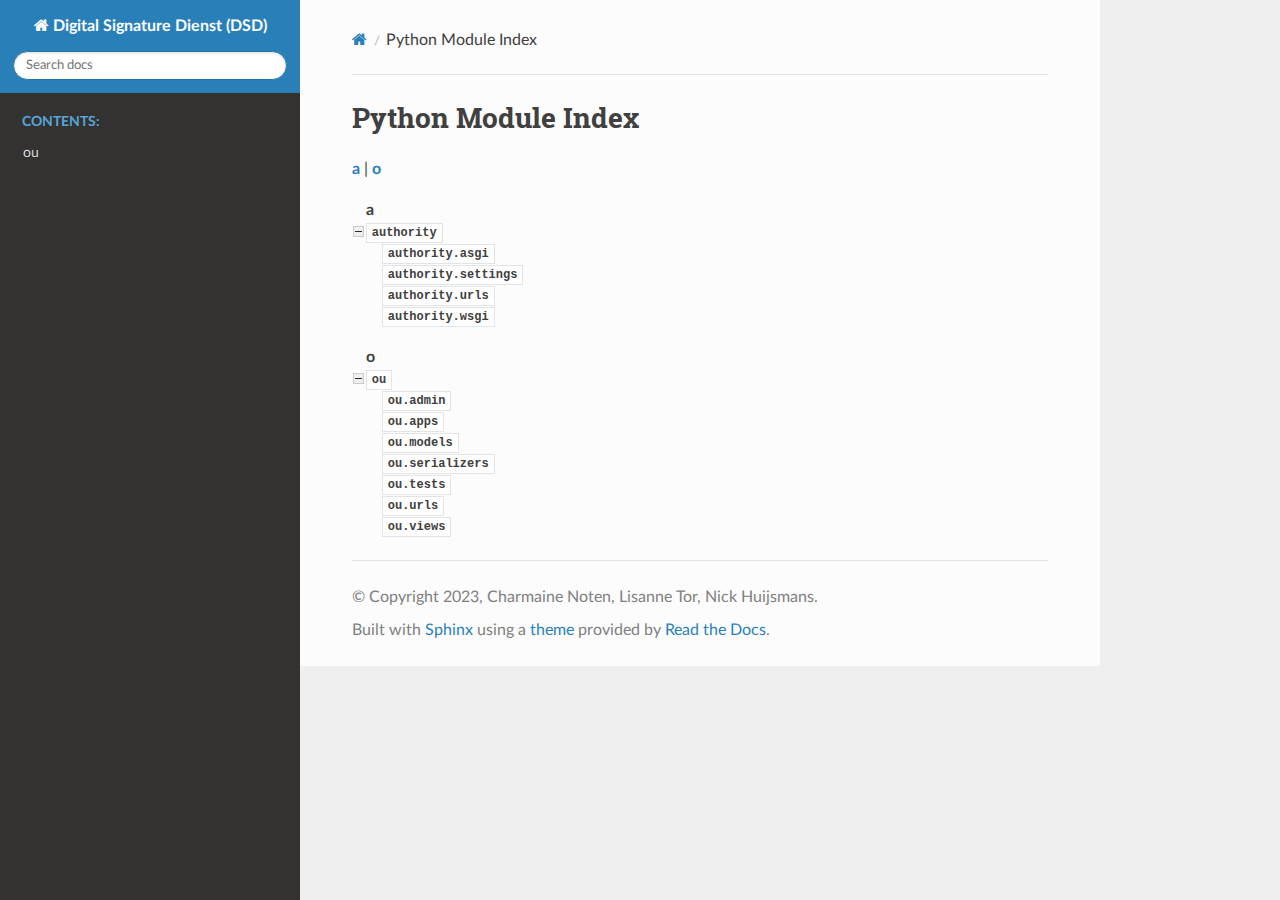
<file: src/authority/docs/html/py-modindex.html>
<!DOCTYPE html>
<html class="writer-html5" lang="en" >
<head>
  <meta charset="utf-8" />
  <meta name="viewport" content="width=device-width, initial-scale=1.0" />
  <title>Python Module Index &mdash; Digital Signature Dienst (DSD) dev documentation</title>
      <link rel="stylesheet" href="_static/pygments.css" type="text/css" />
      <link rel="stylesheet" href="_static/css/theme.css" type="text/css" />
  <!--[if lt IE 9]>
    <script src="_static/js/html5shiv.min.js"></script>
  <![endif]-->
  
        <script data-url_root="./" id="documentation_options" src="_static/documentation_options.js"></script>
        <script src="_static/jquery.js"></script>
        <script src="_static/underscore.js"></script>
        <script src="_static/_sphinx_javascript_frameworks_compat.js"></script>
        <script src="_static/doctools.js"></script>
    <script src="_static/js/theme.js"></script>
    <link rel="index" title="Index" href="genindex.html" />
    <link rel="search" title="Search" href="search.html" />
 


</head>

<body class="wy-body-for-nav"> 
  <div class="wy-grid-for-nav">
    <nav data-toggle="wy-nav-shift" class="wy-nav-side">
      <div class="wy-side-scroll">
        <div class="wy-side-nav-search" >
            <a href="index.html" class="icon icon-home"> Digital Signature Dienst (DSD)
          </a>
<div role="search">
  <form id="rtd-search-form" class="wy-form" action="search.html" method="get">
    <input type="text" name="q" placeholder="Search docs" />
    <input type="hidden" name="check_keywords" value="yes" />
    <input type="hidden" name="area" value="default" />
  </form>
</div>
        </div><div class="wy-menu wy-menu-vertical" data-spy="affix" role="navigation" aria-label="Navigation menu">
              <p class="caption" role="heading"><span class="caption-text">Contents:</span></p>
<ul>
<li class="toctree-l1"><a class="reference internal" href="modules.html">ou</a></li>
</ul>

        </div>
      </div>
    </nav>

    <section data-toggle="wy-nav-shift" class="wy-nav-content-wrap"><nav class="wy-nav-top" aria-label="Mobile navigation menu" >
          <i data-toggle="wy-nav-top" class="fa fa-bars"></i>
          <a href="index.html">Digital Signature Dienst (DSD)</a>
      </nav>

      <div class="wy-nav-content">
        <div class="rst-content">
          <div role="navigation" aria-label="Page navigation">
  <ul class="wy-breadcrumbs">
      <li><a href="index.html" class="icon icon-home"></a></li>
      <li class="breadcrumb-item active">Python Module Index</li>
      <li class="wy-breadcrumbs-aside">
      </li>
  </ul>
  <hr/>
</div>
          <div role="main" class="document" itemscope="itemscope" itemtype="http://schema.org/Article">
           <div itemprop="articleBody">
             

   <h1>Python Module Index</h1>

   <div class="modindex-jumpbox">
   <a href="#cap-a"><strong>a</strong></a> | 
   <a href="#cap-o"><strong>o</strong></a>
   </div>

   <table class="indextable modindextable">
     <tr class="pcap"><td></td><td>&#160;</td><td></td></tr>
     <tr class="cap" id="cap-a"><td></td><td>
       <strong>a</strong></td><td></td></tr>
     <tr>
       <td><img src="_static/minus.png" class="toggler"
              id="toggle-1" style="display: none" alt="-" /></td>
       <td>
       <a href="authority.html#module-authority"><code class="xref">authority</code></a></td><td>
       <em></em></td></tr>
     <tr class="cg-1">
       <td></td>
       <td>&#160;&#160;&#160;
       <a href="authority.html#module-authority.asgi"><code class="xref">authority.asgi</code></a></td><td>
       <em></em></td></tr>
     <tr class="cg-1">
       <td></td>
       <td>&#160;&#160;&#160;
       <a href="authority.html#module-authority.settings"><code class="xref">authority.settings</code></a></td><td>
       <em></em></td></tr>
     <tr class="cg-1">
       <td></td>
       <td>&#160;&#160;&#160;
       <a href="authority.html#module-authority.urls"><code class="xref">authority.urls</code></a></td><td>
       <em></em></td></tr>
     <tr class="cg-1">
       <td></td>
       <td>&#160;&#160;&#160;
       <a href="authority.html#module-authority.wsgi"><code class="xref">authority.wsgi</code></a></td><td>
       <em></em></td></tr>
     <tr class="pcap"><td></td><td>&#160;</td><td></td></tr>
     <tr class="cap" id="cap-o"><td></td><td>
       <strong>o</strong></td><td></td></tr>
     <tr>
       <td><img src="_static/minus.png" class="toggler"
              id="toggle-2" style="display: none" alt="-" /></td>
       <td>
       <a href="ou.html#module-ou"><code class="xref">ou</code></a></td><td>
       <em></em></td></tr>
     <tr class="cg-2">
       <td></td>
       <td>&#160;&#160;&#160;
       <a href="ou.html#module-ou.admin"><code class="xref">ou.admin</code></a></td><td>
       <em></em></td></tr>
     <tr class="cg-2">
       <td></td>
       <td>&#160;&#160;&#160;
       <a href="ou.html#module-ou.apps"><code class="xref">ou.apps</code></a></td><td>
       <em></em></td></tr>
     <tr class="cg-2">
       <td></td>
       <td>&#160;&#160;&#160;
       <a href="ou.html#module-ou.models"><code class="xref">ou.models</code></a></td><td>
       <em></em></td></tr>
     <tr class="cg-2">
       <td></td>
       <td>&#160;&#160;&#160;
       <a href="ou.html#module-ou.serializers"><code class="xref">ou.serializers</code></a></td><td>
       <em></em></td></tr>
     <tr class="cg-2">
       <td></td>
       <td>&#160;&#160;&#160;
       <a href="ou.html#module-ou.tests"><code class="xref">ou.tests</code></a></td><td>
       <em></em></td></tr>
     <tr class="cg-2">
       <td></td>
       <td>&#160;&#160;&#160;
       <a href="ou.html#module-ou.urls"><code class="xref">ou.urls</code></a></td><td>
       <em></em></td></tr>
     <tr class="cg-2">
       <td></td>
       <td>&#160;&#160;&#160;
       <a href="ou.html#module-ou.views"><code class="xref">ou.views</code></a></td><td>
       <em></em></td></tr>
   </table>


           </div>
          </div>
          <footer>

  <hr/>

  <div role="contentinfo">
    <p>&#169; Copyright 2023, Charmaine Noten, Lisanne Tor, Nick Huijsmans.</p>
  </div>

  Built with <a href="https://www.sphinx-doc.org/">Sphinx</a> using a
    <a href="https://github.com/readthedocs/sphinx_rtd_theme">theme</a>
    provided by <a href="https://readthedocs.org">Read the Docs</a>.
   

</footer>
        </div>
      </div>
    </section>
  </div>
  <script>
      jQuery(function () {
          SphinxRtdTheme.Navigation.enable(true);
      });
  </script> 

</body>
</html>
</file>
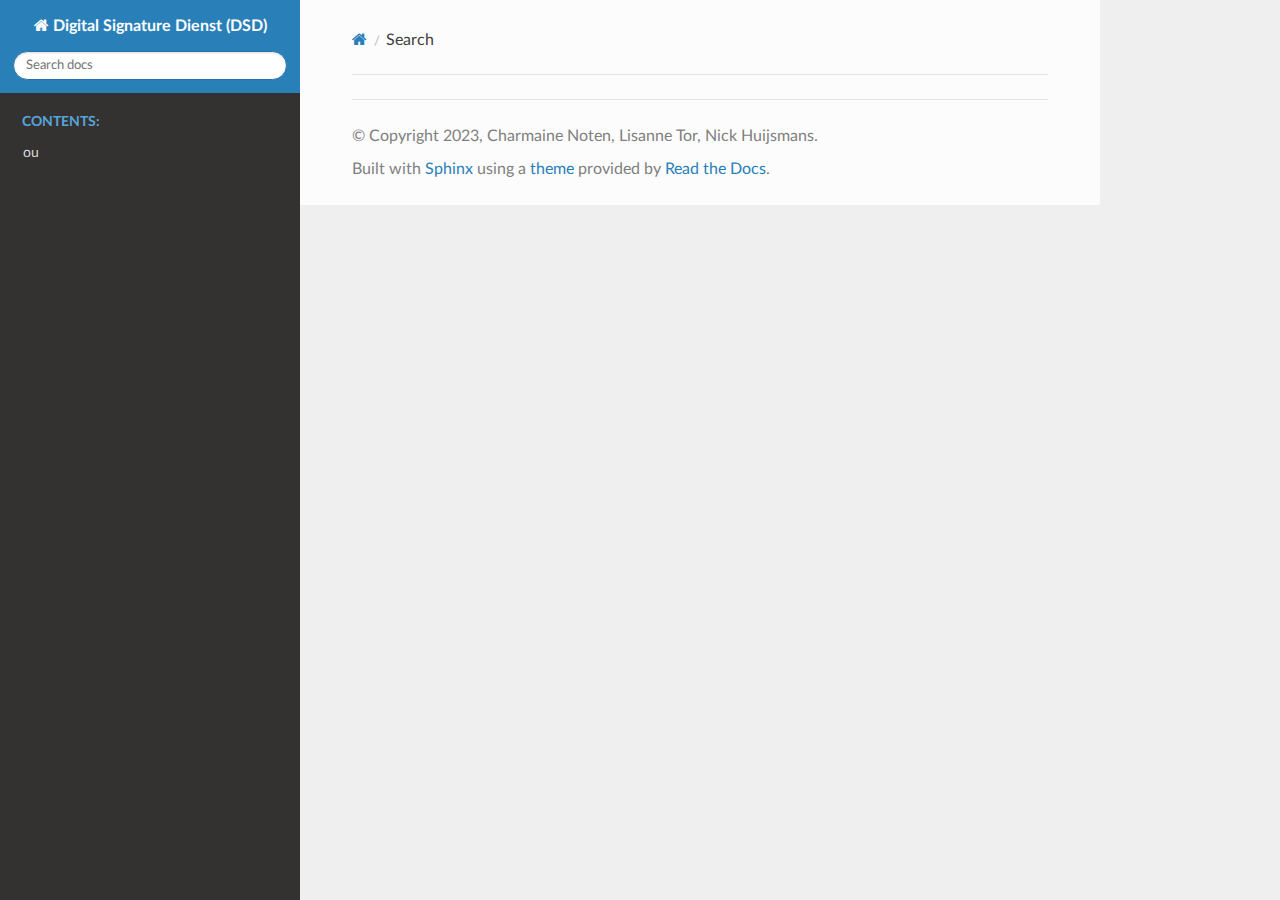
<file: src/authority/docs/html/search.html>
<!DOCTYPE html>
<html class="writer-html5" lang="en" >
<head>
  <meta charset="utf-8" />
  <meta name="viewport" content="width=device-width, initial-scale=1.0" />
  <title>Search &mdash; Digital Signature Dienst (DSD) dev documentation</title>
      <link rel="stylesheet" href="_static/pygments.css" type="text/css" />
      <link rel="stylesheet" href="_static/css/theme.css" type="text/css" />
    
  <!--[if lt IE 9]>
    <script src="_static/js/html5shiv.min.js"></script>
  <![endif]-->
  
        <script data-url_root="./" id="documentation_options" src="_static/documentation_options.js"></script>
        <script src="_static/jquery.js"></script>
        <script src="_static/underscore.js"></script>
        <script src="_static/_sphinx_javascript_frameworks_compat.js"></script>
        <script src="_static/doctools.js"></script>
    <script src="_static/js/theme.js"></script>
    <script src="_static/searchtools.js"></script>
    <script src="_static/language_data.js"></script>
    <link rel="index" title="Index" href="genindex.html" />
    <link rel="search" title="Search" href="#" /> 
</head>

<body class="wy-body-for-nav"> 
  <div class="wy-grid-for-nav">
    <nav data-toggle="wy-nav-shift" class="wy-nav-side">
      <div class="wy-side-scroll">
        <div class="wy-side-nav-search" >
            <a href="index.html" class="icon icon-home"> Digital Signature Dienst (DSD)
          </a>
<div role="search">
  <form id="rtd-search-form" class="wy-form" action="#" method="get">
    <input type="text" name="q" placeholder="Search docs" />
    <input type="hidden" name="check_keywords" value="yes" />
    <input type="hidden" name="area" value="default" />
  </form>
</div>
        </div><div class="wy-menu wy-menu-vertical" data-spy="affix" role="navigation" aria-label="Navigation menu">
              <p class="caption" role="heading"><span class="caption-text">Contents:</span></p>
<ul>
<li class="toctree-l1"><a class="reference internal" href="modules.html">ou</a></li>
</ul>

        </div>
      </div>
    </nav>

    <section data-toggle="wy-nav-shift" class="wy-nav-content-wrap"><nav class="wy-nav-top" aria-label="Mobile navigation menu" >
          <i data-toggle="wy-nav-top" class="fa fa-bars"></i>
          <a href="index.html">Digital Signature Dienst (DSD)</a>
      </nav>

      <div class="wy-nav-content">
        <div class="rst-content">
          <div role="navigation" aria-label="Page navigation">
  <ul class="wy-breadcrumbs">
      <li><a href="index.html" class="icon icon-home"></a></li>
      <li class="breadcrumb-item active">Search</li>
      <li class="wy-breadcrumbs-aside">
      </li>
  </ul>
  <hr/>
</div>
          <div role="main" class="document" itemscope="itemscope" itemtype="http://schema.org/Article">
           <div itemprop="articleBody">
             
  <noscript>
  <div id="fallback" class="admonition warning">
    <p class="last">
      Please activate JavaScript to enable the search functionality.
    </p>
  </div>
  </noscript>

  
  <div id="search-results">
  
  </div>

           </div>
          </div>
          <footer>

  <hr/>

  <div role="contentinfo">
    <p>&#169; Copyright 2023, Charmaine Noten, Lisanne Tor, Nick Huijsmans.</p>
  </div>

  Built with <a href="https://www.sphinx-doc.org/">Sphinx</a> using a
    <a href="https://github.com/readthedocs/sphinx_rtd_theme">theme</a>
    provided by <a href="https://readthedocs.org">Read the Docs</a>.
   

</footer>
        </div>
      </div>
    </section>
  </div>
  <script>
      jQuery(function () {
          SphinxRtdTheme.Navigation.enable(true);
      });
  </script>
  <script>
    jQuery(function() { Search.loadIndex("searchindex.js"); });
  </script>
  
  <script id="searchindexloader"></script>
   


</body>
</html>
</file>
<file: src/authority/docs/html/_static/pygments.css>
pre { line-height: 125%; }
td.linenos .normal { color: inherit; background-color: transparent; padding-left: 5px; padding-right: 5px; }
span.linenos { color: inherit; background-color: transparent; padding-left: 5px; padding-right: 5px; }
td.linenos .special { color: #000000; background-color: #ffffc0; padding-left: 5px; padding-right: 5px; }
span.linenos.special { color: #000000; background-color: #ffffc0; padding-left: 5px; padding-right: 5px; }
.highlight .hll { background-color: #ffffcc }
.highlight { background: #f8f8f8; }
.highlight .c { color: #408080; font-style: italic } /* Comment */
.highlight .err { border: 1px solid #FF0000 } /* Error */
.highlight .k { color: #008000; font-weight: bold } /* Keyword */
.highlight .o { color: #666666 } /* Operator */
.highlight .ch { color: #408080; font-style: italic } /* Comment.Hashbang */
.highlight .cm { color: #408080; font-style: italic } /* Comment.Multiline */
.highlight .cp { color: #BC7A00 } /* Comment.Preproc */
.highlight .cpf { color: #408080; font-style: italic } /* Comment.PreprocFile */
.highlight .c1 { color: #408080; font-style: italic } /* Comment.Single */
.highlight .cs { color: #408080; font-style: italic } /* Comment.Special */
.highlight .gd { color: #A00000 } /* Generic.Deleted */
.highlight .ge { font-style: italic } /* Generic.Emph */
.highlight .gr { color: #FF0000 } /* Generic.Error */
.highlight .gh { color: #000080; font-weight: bold } /* Generic.Heading */
.highlight .gi { color: #00A000 } /* Generic.Inserted */
.highlight .go { color: #888888 } /* Generic.Output */
.highlight .gp { color: #000080; font-weight: bold } /* Generic.Prompt */
.highlight .gs { font-weight: bold } /* Generic.Strong */
.highlight .gu { color: #800080; font-weight: bold } /* Generic.Subheading */
.highlight .gt { color: #0044DD } /* Generic.Traceback */
.highlight .kc { color: #008000; font-weight: bold } /* Keyword.Constant */
.highlight .kd { color: #008000; font-weight: bold } /* Keyword.Declaration */
.highlight .kn { color: #008000; font-weight: bold } /* Keyword.Namespace */
.highlight .kp { color: #008000 } /* Keyword.Pseudo */
.highlight .kr { color: #008000; font-weight: bold } /* Keyword.Reserved */
.highlight .kt { color: #B00040 } /* Keyword.Type */
.highlight .m { color: #666666 } /* Literal.Number */
.highlight .s { color: #BA2121 } /* Literal.String */
.highlight .na { color: #7D9029 } /* Name.Attribute */
.highlight .nb { color: #008000 } /* Name.Builtin */
.highlight .nc { color: #0000FF; font-weight: bold } /* Name.Class */
.highlight .no { color: #880000 } /* Name.Constant */
.highlight .nd { color: #AA22FF } /* Name.Decorator */
.highlight .ni { color: #999999; font-weight: bold } /* Name.Entity */
.highlight .ne { color: #D2413A; font-weight: bold } /* Name.Exception */
.highlight .nf { color: #0000FF } /* Name.Function */
.highlight .nl { color: #A0A000 } /* Name.Label */
.highlight .nn { color: #0000FF; font-weight: bold } /* Name.Namespace */
.highlight .nt { color: #008000; font-weight: bold } /* Name.Tag */
.highlight .nv { color: #19177C } /* Name.Variable */
.highlight .ow { color: #AA22FF; font-weight: bold } /* Operator.Word */
.highlight .w { color: #bbbbbb } /* Text.Whitespace */
.highlight .mb { color: #666666 } /* Literal.Number.Bin */
.highlight .mf { color: #666666 } /* Literal.Number.Float */
.highlight .mh { color: #666666 } /* Literal.Number.Hex */
.highlight .mi { color: #666666 } /* Literal.Number.Integer */
.highlight .mo { color: #666666 } /* Literal.Number.Oct */
.highlight .sa { color: #BA2121 } /* Literal.String.Affix */
.highlight .sb { color: #BA2121 } /* Literal.String.Backtick */
.highlight .sc { color: #BA2121 } /* Literal.String.Char */
.highlight .dl { color: #BA2121 } /* Literal.String.Delimiter */
.highlight .sd { color: #BA2121; font-style: italic } /* Literal.String.Doc */
.highlight .s2 { color: #BA2121 } /* Literal.String.Double */
.highlight .se { color: #BB6622; font-weight: bold } /* Literal.String.Escape */
.highlight .sh { color: #BA2121 } /* Literal.String.Heredoc */
.highlight .si { color: #BB6688; font-weight: bold } /* Literal.String.Interpol */
.highlight .sx { color: #008000 } /* Literal.String.Other */
.highlight .sr { color: #BB6688 } /* Literal.String.Regex */
.highlight .s1 { color: #BA2121 } /* Literal.String.Single */
.highlight .ss { color: #19177C } /* Literal.String.Symbol */
.highlight .bp { color: #008000 } /* Name.Builtin.Pseudo */
.highlight .fm { color: #0000FF } /* Name.Function.Magic */
.highlight .vc { color: #19177C } /* Name.Variable.Class */
.highlight .vg { color: #19177C } /* Name.Variable.Global */
.highlight .vi { color: #19177C } /* Name.Variable.Instance */
.highlight .vm { color: #19177C } /* Name.Variable.Magic */
.highlight .il { color: #666666 } /* Literal.Number.Integer.Long */
</file>
<file: src/authority/docs/html/_static/css/theme.css>
html{box-sizing:border-box}*,:after,:before{box-sizing:inherit}article,aside,details,figcaption,figure,footer,header,hgroup,nav,section{display:block}audio,canvas,video{display:inline-block;*display:inline;*zoom:1}[hidden],audio:not([controls]){display:none}*{-webkit-box-sizing:border-box;-moz-box-sizing:border-box;box-sizing:border-box}html{font-size:100%;-webkit-text-size-adjust:100%;-ms-text-size-adjust:100%}body{margin:0}a:active,a:hover{outline:0}abbr[title]{border-bottom:1px dotted}b,strong{font-weight:700}blockquote{margin:0}dfn{font-style:italic}ins{background:#ff9;text-decoration:none}ins,mark{color:#000}mark{background:#ff0;font-style:italic;font-weight:700}.rst-content code,.rst-content tt,code,kbd,pre,samp{font-family:monospace,serif;_font-family:courier new,monospace;font-size:1em}pre{white-space:pre}q{quotes:none}q:after,q:before{content:"";content:none}small{font-size:85%}sub,sup{font-size:75%;line-height:0;position:relative;vertical-align:baseline}sup{top:-.5em}sub{bottom:-.25em}dl,ol,ul{margin:0;padding:0;list-style:none;list-style-image:none}li{list-style:none}dd{margin:0}img{border:0;-ms-interpolation-mode:bicubic;vertical-align:middle;max-width:100%}svg:not(:root){overflow:hidden}figure,form{margin:0}label{cursor:pointer}button,input,select,textarea{font-size:100%;margin:0;vertical-align:baseline;*vertical-align:middle}button,input{line-height:normal}button,input[type=button],input[type=reset],input[type=submit]{cursor:pointer;-webkit-appearance:button;*overflow:visible}button[disabled],input[disabled]{cursor:default}input[type=search]{-webkit-appearance:textfield;-moz-box-sizing:content-box;-webkit-box-sizing:content-box;box-sizing:content-box}textarea{resize:vertical}table{border-collapse:collapse;border-spacing:0}td{vertical-align:top}.chromeframe{margin:.2em 0;background:#ccc;color:#000;padding:.2em 0}.ir{display:block;border:0;text-indent:-999em;overflow:hidden;background-color:transparent;background-repeat:no-repeat;text-align:left;direction:ltr;*line-height:0}.ir br{display:none}.hidden{display:none!important;visibility:hidden}.visuallyhidden{border:0;clip:rect(0 0 0 0);height:1px;margin:-1px;overflow:hidden;padding:0;position:absolute;width:1px}.visuallyhidden.focusable:active,.visuallyhidden.focusable:focus{clip:auto;height:auto;margin:0;overflow:visible;position:static;width:auto}.invisible{visibility:hidden}.relative{position:relative}big,small{font-size:100%}@media print{body,html,section{background:none!important}*{box-shadow:none!important;text-shadow:none!important;filter:none!important;-ms-filter:none!important}a,a:visited{text-decoration:underline}.ir a:after,a[href^="#"]:after,a[href^="javascript:"]:after{content:""}blockquote,pre{page-break-inside:avoid}thead{display:table-header-group}img,tr{page-break-inside:avoid}img{max-width:100%!important}@page{margin:.5cm}.rst-content .toctree-wrapper>p.caption,h2,h3,p{orphans:3;widows:3}.rst-content .toctree-wrapper>p.caption,h2,h3{page-break-after:avoid}}.btn,.fa:before,.icon:before,.rst-content .admonition,.rst-content .admonition-title:before,.rst-content .admonition-todo,.rst-content .attention,.rst-content .caution,.rst-content .code-block-caption .headerlink:before,.rst-content .danger,.rst-content .eqno .headerlink:before,.rst-content .error,.rst-content .hint,.rst-content .important,.rst-content .note,.rst-content .seealso,.rst-content .tip,.rst-content .warning,.rst-content code.download span:first-child:before,.rst-content dl dt .headerlink:before,.rst-content h1 .headerlink:before,.rst-content h2 .headerlink:before,.rst-content h3 .headerlink:before,.rst-content h4 .headerlink:before,.rst-content h5 .headerlink:before,.rst-content h6 .headerlink:before,.rst-content p.caption .headerlink:before,.rst-content p .headerlink:before,.rst-content table>caption .headerlink:before,.rst-content tt.download span:first-child:before,.wy-alert,.wy-dropdown .caret:before,.wy-inline-validate.wy-inline-validate-danger .wy-input-context:before,.wy-inline-validate.wy-inline-validate-info .wy-input-context:before,.wy-inline-validate.wy-inline-validate-success .wy-input-context:before,.wy-inline-validate.wy-inline-validate-warning .wy-input-context:before,.wy-menu-vertical li.current>a button.toctree-expand:before,.wy-menu-vertical li.on a button.toctree-expand:before,.wy-menu-vertical li button.toctree-expand:before,input[type=color],input[type=date],input[type=datetime-local],input[type=datetime],input[type=email],input[type=month],input[type=number],input[type=password],input[type=search],input[type=tel],input[type=text],input[type=time],input[type=url],input[type=week],select,textarea{-webkit-font-smoothing:antialiased}.clearfix{*zoom:1}.clearfix:after,.clearfix:before{display:table;content:""}.clearfix:after{clear:both}/*!
 *  Font Awesome 4.7.0 by @davegandy - http://fontawesome.io - @fontawesome
 *  License - http://fontawesome.io/license (Font: SIL OFL 1.1, CSS: MIT License)
 */@font-face{font-family:FontAwesome;src:url(fonts/fontawesome-webfont.eot?674f50d287a8c48dc19ba404d20fe713);src:url(fonts/fontawesome-webfont.eot?674f50d287a8c48dc19ba404d20fe713?#iefix&v=4.7.0) format("embedded-opentype"),url(fonts/fontawesome-webfont.woff2?af7ae505a9eed503f8b8e6982036873e) format("woff2"),url(fonts/fontawesome-webfont.woff?fee66e712a8a08eef5805a46892932ad) format("woff"),url(fonts/fontawesome-webfont.ttf?b06871f281fee6b241d60582ae9369b9) format("truetype"),url(fonts/fontawesome-webfont.svg?912ec66d7572ff821749319396470bde#fontawesomeregular) format("svg");font-weight:400;font-style:normal}.fa,.icon,.rst-content .admonition-title,.rst-content .code-block-caption .headerlink,.rst-content .eqno .headerlink,.rst-content code.download span:first-child,.rst-content dl dt .headerlink,.rst-content h1 .headerlink,.rst-content h2 .headerlink,.rst-content h3 .headerlink,.rst-content h4 .headerlink,.rst-content h5 .headerlink,.rst-content h6 .headerlink,.rst-content p.caption .headerlink,.rst-content p .headerlink,.rst-content table>caption .headerlink,.rst-content tt.download span:first-child,.wy-menu-vertical li.current>a button.toctree-expand,.wy-menu-vertical li.on a button.toctree-expand,.wy-menu-vertical li button.toctree-expand{display:inline-block;font:normal normal normal 14px/1 FontAwesome;font-size:inherit;text-rendering:auto;-webkit-font-smoothing:antialiased;-moz-osx-font-smoothing:grayscale}.fa-lg{font-size:1.33333em;line-height:.75em;vertical-align:-15%}.fa-2x{font-size:2em}.fa-3x{font-size:3em}.fa-4x{font-size:4em}.fa-5x{font-size:5em}.fa-fw{width:1.28571em;text-align:center}.fa-ul{padding-left:0;margin-left:2.14286em;list-style-type:none}.fa-ul>li{position:relative}.fa-li{position:absolute;left:-2.14286em;width:2.14286em;top:.14286em;text-align:center}.fa-li.fa-lg{left:-1.85714em}.fa-border{padding:.2em .25em .15em;border:.08em solid #eee;border-radius:.1em}.fa-pull-left{float:left}.fa-pull-right{float:right}.fa-pull-left.icon,.fa.fa-pull-left,.rst-content .code-block-caption .fa-pull-left.headerlink,.rst-content .eqno .fa-pull-left.headerlink,.rst-content .fa-pull-left.admonition-title,.rst-content code.download span.fa-pull-left:first-child,.rst-content dl dt .fa-pull-left.headerlink,.rst-content h1 .fa-pull-left.headerlink,.rst-content h2 .fa-pull-left.headerlink,.rst-content h3 .fa-pull-left.headerlink,.rst-content h4 .fa-pull-left.headerlink,.rst-content h5 .fa-pull-left.headerlink,.rst-content h6 .fa-pull-left.headerlink,.rst-content p .fa-pull-left.headerlink,.rst-content table>caption .fa-pull-left.headerlink,.rst-content tt.download span.fa-pull-left:first-child,.wy-menu-vertical li.current>a button.fa-pull-left.toctree-expand,.wy-menu-vertical li.on a button.fa-pull-left.toctree-expand,.wy-menu-vertical li button.fa-pull-left.toctree-expand{margin-right:.3em}.fa-pull-right.icon,.fa.fa-pull-right,.rst-content .code-block-caption .fa-pull-right.headerlink,.rst-content .eqno .fa-pull-right.headerlink,.rst-content .fa-pull-right.admonition-title,.rst-content code.download span.fa-pull-right:first-child,.rst-content dl dt .fa-pull-right.headerlink,.rst-content h1 .fa-pull-right.headerlink,.rst-content h2 .fa-pull-right.headerlink,.rst-content h3 .fa-pull-right.headerlink,.rst-content h4 .fa-pull-right.headerlink,.rst-content h5 .fa-pull-right.headerlink,.rst-content h6 .fa-pull-right.headerlink,.rst-content p .fa-pull-right.headerlink,.rst-content table>caption .fa-pull-right.headerlink,.rst-content tt.download span.fa-pull-right:first-child,.wy-menu-vertical li.current>a button.fa-pull-right.toctree-expand,.wy-menu-vertical li.on a button.fa-pull-right.toctree-expand,.wy-menu-vertical li button.fa-pull-right.toctree-expand{margin-left:.3em}.pull-right{float:right}.pull-left{float:left}.fa.pull-left,.pull-left.icon,.rst-content .code-block-caption .pull-left.headerlink,.rst-content .eqno .pull-left.headerlink,.rst-content .pull-left.admonition-title,.rst-content code.download span.pull-left:first-child,.rst-content dl dt .pull-left.headerlink,.rst-content h1 .pull-left.headerlink,.rst-content h2 .pull-left.headerlink,.rst-content h3 .pull-left.headerlink,.rst-content h4 .pull-left.headerlink,.rst-content h5 .pull-left.headerlink,.rst-content h6 .pull-left.headerlink,.rst-content p .pull-left.headerlink,.rst-content table>caption .pull-left.headerlink,.rst-content tt.download span.pull-left:first-child,.wy-menu-vertical li.current>a button.pull-left.toctree-expand,.wy-menu-vertical li.on a button.pull-left.toctree-expand,.wy-menu-vertical li button.pull-left.toctree-expand{margin-right:.3em}.fa.pull-right,.pull-right.icon,.rst-content .code-block-caption .pull-right.headerlink,.rst-content .eqno .pull-right.headerlink,.rst-content .pull-right.admonition-title,.rst-content code.download span.pull-right:first-child,.rst-content dl dt .pull-right.headerlink,.rst-content h1 .pull-right.headerlink,.rst-content h2 .pull-right.headerlink,.rst-content h3 .pull-right.headerlink,.rst-content h4 .pull-right.headerlink,.rst-content h5 .pull-right.headerlink,.rst-content h6 .pull-right.headerlink,.rst-content p .pull-right.headerlink,.rst-content table>caption .pull-right.headerlink,.rst-content tt.download span.pull-right:first-child,.wy-menu-vertical li.current>a button.pull-right.toctree-expand,.wy-menu-vertical li.on a button.pull-right.toctree-expand,.wy-menu-vertical li button.pull-right.toctree-expand{margin-left:.3em}.fa-spin{-webkit-animation:fa-spin 2s linear infinite;animation:fa-spin 2s linear infinite}.fa-pulse{-webkit-animation:fa-spin 1s steps(8) infinite;animation:fa-spin 1s steps(8) infinite}@-webkit-keyframes fa-spin{0%{-webkit-transform:rotate(0deg);transform:rotate(0deg)}to{-webkit-transform:rotate(359deg);transform:rotate(359deg)}}@keyframes fa-spin{0%{-webkit-transform:rotate(0deg);transform:rotate(0deg)}to{-webkit-transform:rotate(359deg);transform:rotate(359deg)}}.fa-rotate-90{-ms-filter:"progid:DXImageTransform.Microsoft.BasicImage(rotation=1)";-webkit-transform:rotate(90deg);-ms-transform:rotate(90deg);transform:rotate(90deg)}.fa-rotate-180{-ms-filter:"progid:DXImageTransform.Microsoft.BasicImage(rotation=2)";-webkit-transform:rotate(180deg);-ms-transform:rotate(180deg);transform:rotate(180deg)}.fa-rotate-270{-ms-filter:"progid:DXImageTransform.Microsoft.BasicImage(rotation=3)";-webkit-transform:rotate(270deg);-ms-transform:rotate(270deg);transform:rotate(270deg)}.fa-flip-horizontal{-ms-filter:"progid:DXImageTransform.Microsoft.BasicImage(rotation=0, mirror=1)";-webkit-transform:scaleX(-1);-ms-transform:scaleX(-1);transform:scaleX(-1)}.fa-flip-vertical{-ms-filter:"progid:DXImageTransform.Microsoft.BasicImage(rotation=2, mirror=1)";-webkit-transform:scaleY(-1);-ms-transform:scaleY(-1);transform:scaleY(-1)}:root .fa-flip-horizontal,:root .fa-flip-vertical,:root .fa-rotate-90,:root .fa-rotate-180,:root .fa-rotate-270{filter:none}.fa-stack{position:relative;display:inline-block;width:2em;height:2em;line-height:2em;vertical-align:middle}.fa-stack-1x,.fa-stack-2x{position:absolute;left:0;width:100%;text-align:center}.fa-stack-1x{line-height:inherit}.fa-stack-2x{font-size:2em}.fa-inverse{color:#fff}.fa-glass:before{content:""}.fa-music:before{content:""}.fa-search:before,.icon-search:before{content:""}.fa-envelope-o:before{content:""}.fa-heart:before{content:""}.fa-star:before{content:""}.fa-star-o:before{content:""}.fa-user:before{content:""}.fa-film:before{content:""}.fa-th-large:before{content:""}.fa-th:before{content:""}.fa-th-list:before{content:""}.fa-check:before{content:""}.fa-close:before,.fa-remove:before,.fa-times:before{content:""}.fa-search-plus:before{content:""}.fa-search-minus:before{content:""}.fa-power-off:before{content:""}.fa-signal:before{content:""}.fa-cog:before,.fa-gear:before{content:""}.fa-trash-o:before{content:""}.fa-home:before,.icon-home:before{content:""}.fa-file-o:before{content:""}.fa-clock-o:before{content:""}.fa-road:before{content:""}.fa-download:before,.rst-content code.download span:first-child:before,.rst-content tt.download span:first-child:before{content:""}.fa-arrow-circle-o-down:before{content:""}.fa-arrow-circle-o-up:before{content:""}.fa-inbox:before{content:""}.fa-play-circle-o:before{content:""}.fa-repeat:before,.fa-rotate-right:before{content:""}.fa-refresh:before{content:""}.fa-list-alt:before{content:""}.fa-lock:before{content:""}.fa-flag:before{content:""}.fa-headphones:before{content:""}.fa-volume-off:before{content:""}.fa-volume-down:before{content:""}.fa-volume-up:before{content:""}.fa-qrcode:before{content:""}.fa-barcode:before{content:""}.fa-tag:before{content:""}.fa-tags:before{content:""}.fa-book:before,.icon-book:before{content:""}.fa-bookmark:before{content:""}.fa-print:before{content:""}.fa-camera:before{content:""}.fa-font:before{content:""}.fa-bold:before{content:""}.fa-italic:before{content:""}.fa-text-height:before{content:""}.fa-text-width:before{content:""}.fa-align-left:before{content:""}.fa-align-center:before{content:""}.fa-align-right:before{content:""}.fa-align-justify:before{content:""}.fa-list:before{content:""}.fa-dedent:before,.fa-outdent:before{content:""}.fa-indent:before{content:""}.fa-video-camera:before{content:""}.fa-image:before,.fa-photo:before,.fa-picture-o:before{content:""}.fa-pencil:before{content:""}.fa-map-marker:before{content:""}.fa-adjust:before{content:""}.fa-tint:before{content:""}.fa-edit:before,.fa-pencil-square-o:before{content:""}.fa-share-square-o:before{content:""}.fa-check-square-o:before{content:""}.fa-arrows:before{content:""}.fa-step-backward:before{content:""}.fa-fast-backward:before{content:""}.fa-backward:before{content:""}.fa-play:before{content:""}.fa-pause:before{content:""}.fa-stop:before{content:""}.fa-forward:before{content:""}.fa-fast-forward:before{content:""}.fa-step-forward:before{content:""}.fa-eject:before{content:""}.fa-chevron-left:before{content:""}.fa-chevron-right:before{content:""}.fa-plus-circle:before{content:""}.fa-minus-circle:before{content:""}.fa-times-circle:before,.wy-inline-validate.wy-inline-validate-danger .wy-input-context:before{content:""}.fa-check-circle:before,.wy-inline-validate.wy-inline-validate-success .wy-input-context:before{content:""}.fa-question-circle:before{content:""}.fa-info-circle:before{content:""}.fa-crosshairs:before{content:""}.fa-times-circle-o:before{content:""}.fa-check-circle-o:before{content:""}.fa-ban:before{content:""}.fa-arrow-left:before{content:""}.fa-arrow-right:before{content:""}.fa-arrow-up:before{content:""}.fa-arrow-down:before{content:""}.fa-mail-forward:before,.fa-share:before{content:""}.fa-expand:before{content:""}.fa-compress:before{content:""}.fa-plus:before{content:""}.fa-minus:before{content:""}.fa-asterisk:before{content:""}.fa-exclamation-circle:before,.rst-content .admonition-title:before,.wy-inline-validate.wy-inline-validate-info .wy-input-context:before,.wy-inline-validate.wy-inline-validate-warning .wy-input-context:before{content:""}.fa-gift:before{content:""}.fa-leaf:before{content:""}.fa-fire:before,.icon-fire:before{content:""}.fa-eye:before{content:""}.fa-eye-slash:before{content:""}.fa-exclamation-triangle:before,.fa-warning:before{content:""}.fa-plane:before{content:""}.fa-calendar:before{content:""}.fa-random:before{content:""}.fa-comment:before{content:""}.fa-magnet:before{content:""}.fa-chevron-up:before{content:""}.fa-chevron-down:before{content:""}.fa-retweet:before{content:""}.fa-shopping-cart:before{content:""}.fa-folder:before{content:""}.fa-folder-open:before{content:""}.fa-arrows-v:before{content:""}.fa-arrows-h:before{content:""}.fa-bar-chart-o:before,.fa-bar-chart:before{content:""}.fa-twitter-square:before{content:""}.fa-facebook-square:before{content:""}.fa-camera-retro:before{content:""}.fa-key:before{content:""}.fa-cogs:before,.fa-gears:before{content:""}.fa-comments:before{content:""}.fa-thumbs-o-up:before{content:""}.fa-thumbs-o-down:before{content:""}.fa-star-half:before{content:""}.fa-heart-o:before{content:""}.fa-sign-out:before{content:""}.fa-linkedin-square:before{content:""}.fa-thumb-tack:before{content:""}.fa-external-link:before{content:""}.fa-sign-in:before{content:""}.fa-trophy:before{content:""}.fa-github-square:before{content:""}.fa-upload:before{content:""}.fa-lemon-o:before{content:""}.fa-phone:before{content:""}.fa-square-o:before{content:""}.fa-bookmark-o:before{content:""}.fa-phone-square:before{content:""}.fa-twitter:before{content:""}.fa-facebook-f:before,.fa-facebook:before{content:""}.fa-github:before,.icon-github:before{content:""}.fa-unlock:before{content:""}.fa-credit-card:before{content:""}.fa-feed:before,.fa-rss:before{content:""}.fa-hdd-o:before{content:""}.fa-bullhorn:before{content:""}.fa-bell:before{content:""}.fa-certificate:before{content:""}.fa-hand-o-right:before{content:""}.fa-hand-o-left:before{content:""}.fa-hand-o-up:before{content:""}.fa-hand-o-down:before{content:""}.fa-arrow-circle-left:before,.icon-circle-arrow-left:before{content:""}.fa-arrow-circle-right:before,.icon-circle-arrow-right:before{content:""}.fa-arrow-circle-up:before{content:""}.fa-arrow-circle-down:before{content:""}.fa-globe:before{content:""}.fa-wrench:before{content:""}.fa-tasks:before{content:""}.fa-filter:before{content:""}.fa-briefcase:before{content:""}.fa-arrows-alt:before{content:""}.fa-group:before,.fa-users:before{content:""}.fa-chain:before,.fa-link:before,.icon-link:before{content:""}.fa-cloud:before{content:""}.fa-flask:before{content:""}.fa-cut:before,.fa-scissors:before{content:""}.fa-copy:before,.fa-files-o:before{content:""}.fa-paperclip:before{content:""}.fa-floppy-o:before,.fa-save:before{content:""}.fa-square:before{content:""}.fa-bars:before,.fa-navicon:before,.fa-reorder:before{content:""}.fa-list-ul:before{content:""}.fa-list-ol:before{content:""}.fa-strikethrough:before{content:""}.fa-underline:before{content:""}.fa-table:before{content:""}.fa-magic:before{content:""}.fa-truck:before{content:""}.fa-pinterest:before{content:""}.fa-pinterest-square:before{content:""}.fa-google-plus-square:before{content:""}.fa-google-plus:before{content:""}.fa-money:before{content:""}.fa-caret-down:before,.icon-caret-down:before,.wy-dropdown .caret:before{content:""}.fa-caret-up:before{content:""}.fa-caret-left:before{content:""}.fa-caret-right:before{content:""}.fa-columns:before{content:""}.fa-sort:before,.fa-unsorted:before{content:""}.fa-sort-desc:before,.fa-sort-down:before{content:""}.fa-sort-asc:before,.fa-sort-up:before{content:""}.fa-envelope:before{content:""}.fa-linkedin:before{content:""}.fa-rotate-left:before,.fa-undo:before{content:""}.fa-gavel:before,.fa-legal:before{content:""}.fa-dashboard:before,.fa-tachometer:before{content:""}.fa-comment-o:before{content:""}.fa-comments-o:before{content:""}.fa-bolt:before,.fa-flash:before{content:""}.fa-sitemap:before{content:""}.fa-umbrella:before{content:""}.fa-clipboard:before,.fa-paste:before{content:""}.fa-lightbulb-o:before{content:""}.fa-exchange:before{content:""}.fa-cloud-download:before{content:""}.fa-cloud-upload:before{content:""}.fa-user-md:before{content:""}.fa-stethoscope:before{content:""}.fa-suitcase:before{content:""}.fa-bell-o:before{content:""}.fa-coffee:before{content:""}.fa-cutlery:before{content:""}.fa-file-text-o:before{content:""}.fa-building-o:before{content:""}.fa-hospital-o:before{content:""}.fa-ambulance:before{content:""}.fa-medkit:before{content:""}.fa-fighter-jet:before{content:""}.fa-beer:before{content:""}.fa-h-square:before{content:""}.fa-plus-square:before{content:""}.fa-angle-double-left:before{content:""}.fa-angle-double-right:before{content:""}.fa-angle-double-up:before{content:""}.fa-angle-double-down:before{content:""}.fa-angle-left:before{content:""}.fa-angle-right:before{content:""}.fa-angle-up:before{content:""}.fa-angle-down:before{content:""}.fa-desktop:before{content:""}.fa-laptop:before{content:""}.fa-tablet:before{content:""}.fa-mobile-phone:before,.fa-mobile:before{content:""}.fa-circle-o:before{content:""}.fa-quote-left:before{content:""}.fa-quote-right:before{content:""}.fa-spinner:before{content:""}.fa-circle:before{content:""}.fa-mail-reply:before,.fa-reply:before{content:""}.fa-github-alt:before{content:""}.fa-folder-o:before{content:""}.fa-folder-open-o:before{content:""}.fa-smile-o:before{content:""}.fa-frown-o:before{content:""}.fa-meh-o:before{content:""}.fa-gamepad:before{content:""}.fa-keyboard-o:before{content:""}.fa-flag-o:before{content:""}.fa-flag-checkered:before{content:""}.fa-terminal:before{content:""}.fa-code:before{content:""}.fa-mail-reply-all:before,.fa-reply-all:before{content:""}.fa-star-half-empty:before,.fa-star-half-full:before,.fa-star-half-o:before{content:""}.fa-location-arrow:before{content:""}.fa-crop:before{content:""}.fa-code-fork:before{content:""}.fa-chain-broken:before,.fa-unlink:before{content:""}.fa-question:before{content:""}.fa-info:before{content:""}.fa-exclamation:before{content:""}.fa-superscript:before{content:""}.fa-subscript:before{content:""}.fa-eraser:before{content:""}.fa-puzzle-piece:before{content:""}.fa-microphone:before{content:""}.fa-microphone-slash:before{content:""}.fa-shield:before{content:""}.fa-calendar-o:before{content:""}.fa-fire-extinguisher:before{content:""}.fa-rocket:before{content:""}.fa-maxcdn:before{content:""}.fa-chevron-circle-left:before{content:""}.fa-chevron-circle-right:before{content:""}.fa-chevron-circle-up:before{content:""}.fa-chevron-circle-down:before{content:""}.fa-html5:before{content:""}.fa-css3:before{content:""}.fa-anchor:before{content:""}.fa-unlock-alt:before{content:""}.fa-bullseye:before{content:""}.fa-ellipsis-h:before{content:""}.fa-ellipsis-v:before{content:""}.fa-rss-square:before{content:""}.fa-play-circle:before{content:""}.fa-ticket:before{content:""}.fa-minus-square:before{content:""}.fa-minus-square-o:before,.wy-menu-vertical li.current>a button.toctree-expand:before,.wy-menu-vertical li.on a button.toctree-expand:before{content:""}.fa-level-up:before{content:""}.fa-level-down:before{content:""}.fa-check-square:before{content:""}.fa-pencil-square:before{content:""}.fa-external-link-square:before{content:""}.fa-share-square:before{content:""}.fa-compass:before{content:""}.fa-caret-square-o-down:before,.fa-toggle-down:before{content:""}.fa-caret-square-o-up:before,.fa-toggle-up:before{content:""}.fa-caret-square-o-right:before,.fa-toggle-right:before{content:""}.fa-eur:before,.fa-euro:before{content:""}.fa-gbp:before{content:""}.fa-dollar:before,.fa-usd:before{content:""}.fa-inr:before,.fa-rupee:before{content:""}.fa-cny:before,.fa-jpy:before,.fa-rmb:before,.fa-yen:before{content:""}.fa-rouble:before,.fa-rub:before,.fa-ruble:before{content:""}.fa-krw:before,.fa-won:before{content:""}.fa-bitcoin:before,.fa-btc:before{content:""}.fa-file:before{content:""}.fa-file-text:before{content:""}.fa-sort-alpha-asc:before{content:""}.fa-sort-alpha-desc:before{content:""}.fa-sort-amount-asc:before{content:""}.fa-sort-amount-desc:before{content:""}.fa-sort-numeric-asc:before{content:""}.fa-sort-numeric-desc:before{content:""}.fa-thumbs-up:before{content:""}.fa-thumbs-down:before{content:""}.fa-youtube-square:before{content:""}.fa-youtube:before{content:""}.fa-xing:before{content:""}.fa-xing-square:before{content:""}.fa-youtube-play:before{content:""}.fa-dropbox:before{content:""}.fa-stack-overflow:before{content:""}.fa-instagram:before{content:""}.fa-flickr:before{content:""}.fa-adn:before{content:""}.fa-bitbucket:before,.icon-bitbucket:before{content:""}.fa-bitbucket-square:before{content:""}.fa-tumblr:before{content:""}.fa-tumblr-square:before{content:""}.fa-long-arrow-down:before{content:""}.fa-long-arrow-up:before{content:""}.fa-long-arrow-left:before{content:""}.fa-long-arrow-right:before{content:""}.fa-apple:before{content:""}.fa-windows:before{content:""}.fa-android:before{content:""}.fa-linux:before{content:""}.fa-dribbble:before{content:""}.fa-skype:before{content:""}.fa-foursquare:before{content:""}.fa-trello:before{content:""}.fa-female:before{content:""}.fa-male:before{content:""}.fa-gittip:before,.fa-gratipay:before{content:""}.fa-sun-o:before{content:""}.fa-moon-o:before{content:""}.fa-archive:before{content:""}.fa-bug:before{content:""}.fa-vk:before{content:""}.fa-weibo:before{content:""}.fa-renren:before{content:""}.fa-pagelines:before{content:""}.fa-stack-exchange:before{content:""}.fa-arrow-circle-o-right:before{content:""}.fa-arrow-circle-o-left:before{content:""}.fa-caret-square-o-left:before,.fa-toggle-left:before{content:""}.fa-dot-circle-o:before{content:""}.fa-wheelchair:before{content:""}.fa-vimeo-square:before{content:""}.fa-try:before,.fa-turkish-lira:before{content:""}.fa-plus-square-o:before,.wy-menu-vertical li button.toctree-expand:before{content:""}.fa-space-shuttle:before{content:""}.fa-slack:before{content:""}.fa-envelope-square:before{content:""}.fa-wordpress:before{content:""}.fa-openid:before{content:""}.fa-bank:before,.fa-institution:before,.fa-university:before{content:""}.fa-graduation-cap:before,.fa-mortar-board:before{content:""}.fa-yahoo:before{content:""}.fa-google:before{content:""}.fa-reddit:before{content:""}.fa-reddit-square:before{content:""}.fa-stumbleupon-circle:before{content:""}.fa-stumbleupon:before{content:""}.fa-delicious:before{content:""}.fa-digg:before{content:""}.fa-pied-piper-pp:before{content:""}.fa-pied-piper-alt:before{content:""}.fa-drupal:before{content:""}.fa-joomla:before{content:""}.fa-language:before{content:""}.fa-fax:before{content:""}.fa-building:before{content:""}.fa-child:before{content:""}.fa-paw:before{content:""}.fa-spoon:before{content:""}.fa-cube:before{content:""}.fa-cubes:before{content:""}.fa-behance:before{content:""}.fa-behance-square:before{content:""}.fa-steam:before{content:""}.fa-steam-square:before{content:""}.fa-recycle:before{content:""}.fa-automobile:before,.fa-car:before{content:""}.fa-cab:before,.fa-taxi:before{content:""}.fa-tree:before{content:""}.fa-spotify:before{content:""}.fa-deviantart:before{content:""}.fa-soundcloud:before{content:""}.fa-database:before{content:""}.fa-file-pdf-o:before{content:""}.fa-file-word-o:before{content:""}.fa-file-excel-o:before{content:""}.fa-file-powerpoint-o:before{content:""}.fa-file-image-o:before,.fa-file-photo-o:before,.fa-file-picture-o:before{content:""}.fa-file-archive-o:before,.fa-file-zip-o:before{content:""}.fa-file-audio-o:before,.fa-file-sound-o:before{content:""}.fa-file-movie-o:before,.fa-file-video-o:before{content:""}.fa-file-code-o:before{content:""}.fa-vine:before{content:""}.fa-codepen:before{content:""}.fa-jsfiddle:before{content:""}.fa-life-bouy:before,.fa-life-buoy:before,.fa-life-ring:before,.fa-life-saver:before,.fa-support:before{content:""}.fa-circle-o-notch:before{content:""}.fa-ra:before,.fa-rebel:before,.fa-resistance:before{content:""}.fa-empire:before,.fa-ge:before{content:""}.fa-git-square:before{content:""}.fa-git:before{content:""}.fa-hacker-news:before,.fa-y-combinator-square:before,.fa-yc-square:before{content:""}.fa-tencent-weibo:before{content:""}.fa-qq:before{content:""}.fa-wechat:before,.fa-weixin:before{content:""}.fa-paper-plane:before,.fa-send:before{content:""}.fa-paper-plane-o:before,.fa-send-o:before{content:""}.fa-history:before{content:""}.fa-circle-thin:before{content:""}.fa-header:before{content:""}.fa-paragraph:before{content:""}.fa-sliders:before{content:""}.fa-share-alt:before{content:""}.fa-share-alt-square:before{content:""}.fa-bomb:before{content:""}.fa-futbol-o:before,.fa-soccer-ball-o:before{content:""}.fa-tty:before{content:""}.fa-binoculars:before{content:""}.fa-plug:before{content:""}.fa-slideshare:before{content:""}.fa-twitch:before{content:""}.fa-yelp:before{content:""}.fa-newspaper-o:before{content:""}.fa-wifi:before{content:""}.fa-calculator:before{content:""}.fa-paypal:before{content:""}.fa-google-wallet:before{content:""}.fa-cc-visa:before{content:""}.fa-cc-mastercard:before{content:""}.fa-cc-discover:before{content:""}.fa-cc-amex:before{content:""}.fa-cc-paypal:before{content:""}.fa-cc-stripe:before{content:""}.fa-bell-slash:before{content:""}.fa-bell-slash-o:before{content:""}.fa-trash:before{content:""}.fa-copyright:before{content:""}.fa-at:before{content:""}.fa-eyedropper:before{content:""}.fa-paint-brush:before{content:""}.fa-birthday-cake:before{content:""}.fa-area-chart:before{content:""}.fa-pie-chart:before{content:""}.fa-line-chart:before{content:""}.fa-lastfm:before{content:""}.fa-lastfm-square:before{content:""}.fa-toggle-off:before{content:""}.fa-toggle-on:before{content:""}.fa-bicycle:before{content:""}.fa-bus:before{content:""}.fa-ioxhost:before{content:""}.fa-angellist:before{content:""}.fa-cc:before{content:""}.fa-ils:before,.fa-shekel:before,.fa-sheqel:before{content:""}.fa-meanpath:before{content:""}.fa-buysellads:before{content:""}.fa-connectdevelop:before{content:""}.fa-dashcube:before{content:""}.fa-forumbee:before{content:""}.fa-leanpub:before{content:""}.fa-sellsy:before{content:""}.fa-shirtsinbulk:before{content:""}.fa-simplybuilt:before{content:""}.fa-skyatlas:before{content:""}.fa-cart-plus:before{content:""}.fa-cart-arrow-down:before{content:""}.fa-diamond:before{content:""}.fa-ship:before{content:""}.fa-user-secret:before{content:""}.fa-motorcycle:before{content:""}.fa-street-view:before{content:""}.fa-heartbeat:before{content:""}.fa-venus:before{content:""}.fa-mars:before{content:""}.fa-mercury:before{content:""}.fa-intersex:before,.fa-transgender:before{content:""}.fa-transgender-alt:before{content:""}.fa-venus-double:before{content:""}.fa-mars-double:before{content:""}.fa-venus-mars:before{content:""}.fa-mars-stroke:before{content:""}.fa-mars-stroke-v:before{content:""}.fa-mars-stroke-h:before{content:""}.fa-neuter:before{content:""}.fa-genderless:before{content:""}.fa-facebook-official:before{content:""}.fa-pinterest-p:before{content:""}.fa-whatsapp:before{content:""}.fa-server:before{content:""}.fa-user-plus:before{content:""}.fa-user-times:before{content:""}.fa-bed:before,.fa-hotel:before{content:""}.fa-viacoin:before{content:""}.fa-train:before{content:""}.fa-subway:before{content:""}.fa-medium:before{content:""}.fa-y-combinator:before,.fa-yc:before{content:""}.fa-optin-monster:before{content:""}.fa-opencart:before{content:""}.fa-expeditedssl:before{content:""}.fa-battery-4:before,.fa-battery-full:before,.fa-battery:before{content:""}.fa-battery-3:before,.fa-battery-three-quarters:before{content:""}.fa-battery-2:before,.fa-battery-half:before{content:""}.fa-battery-1:before,.fa-battery-quarter:before{content:""}.fa-battery-0:before,.fa-battery-empty:before{content:""}.fa-mouse-pointer:before{content:""}.fa-i-cursor:before{content:""}.fa-object-group:before{content:""}.fa-object-ungroup:before{content:""}.fa-sticky-note:before{content:""}.fa-sticky-note-o:before{content:""}.fa-cc-jcb:before{content:""}.fa-cc-diners-club:before{content:""}.fa-clone:before{content:""}.fa-balance-scale:before{content:""}.fa-hourglass-o:before{content:""}.fa-hourglass-1:before,.fa-hourglass-start:before{content:""}.fa-hourglass-2:before,.fa-hourglass-half:before{content:""}.fa-hourglass-3:before,.fa-hourglass-end:before{content:""}.fa-hourglass:before{content:""}.fa-hand-grab-o:before,.fa-hand-rock-o:before{content:""}.fa-hand-paper-o:before,.fa-hand-stop-o:before{content:""}.fa-hand-scissors-o:before{content:""}.fa-hand-lizard-o:before{content:""}.fa-hand-spock-o:before{content:""}.fa-hand-pointer-o:before{content:""}.fa-hand-peace-o:before{content:""}.fa-trademark:before{content:""}.fa-registered:before{content:""}.fa-creative-commons:before{content:""}.fa-gg:before{content:""}.fa-gg-circle:before{content:""}.fa-tripadvisor:before{content:""}.fa-odnoklassniki:before{content:""}.fa-odnoklassniki-square:before{content:""}.fa-get-pocket:before{content:""}.fa-wikipedia-w:before{content:""}.fa-safari:before{content:""}.fa-chrome:before{content:""}.fa-firefox:before{content:""}.fa-opera:before{content:""}.fa-internet-explorer:before{content:""}.fa-television:before,.fa-tv:before{content:""}.fa-contao:before{content:""}.fa-500px:before{content:""}.fa-amazon:before{content:""}.fa-calendar-plus-o:before{content:""}.fa-calendar-minus-o:before{content:""}.fa-calendar-times-o:before{content:""}.fa-calendar-check-o:before{content:""}.fa-industry:before{content:""}.fa-map-pin:before{content:""}.fa-map-signs:before{content:""}.fa-map-o:before{content:""}.fa-map:before{content:""}.fa-commenting:before{content:""}.fa-commenting-o:before{content:""}.fa-houzz:before{content:""}.fa-vimeo:before{content:""}.fa-black-tie:before{content:""}.fa-fonticons:before{content:""}.fa-reddit-alien:before{content:""}.fa-edge:before{content:""}.fa-credit-card-alt:before{content:""}.fa-codiepie:before{content:""}.fa-modx:before{content:""}.fa-fort-awesome:before{content:""}.fa-usb:before{content:""}.fa-product-hunt:before{content:""}.fa-mixcloud:before{content:""}.fa-scribd:before{content:""}.fa-pause-circle:before{content:""}.fa-pause-circle-o:before{content:""}.fa-stop-circle:before{content:""}.fa-stop-circle-o:before{content:""}.fa-shopping-bag:before{content:""}.fa-shopping-basket:before{content:""}.fa-hashtag:before{content:""}.fa-bluetooth:before{content:""}.fa-bluetooth-b:before{content:""}.fa-percent:before{content:""}.fa-gitlab:before,.icon-gitlab:before{content:""}.fa-wpbeginner:before{content:""}.fa-wpforms:before{content:""}.fa-envira:before{content:""}.fa-universal-access:before{content:""}.fa-wheelchair-alt:before{content:""}.fa-question-circle-o:before{content:""}.fa-blind:before{content:""}.fa-audio-description:before{content:""}.fa-volume-control-phone:before{content:""}.fa-braille:before{content:""}.fa-assistive-listening-systems:before{content:""}.fa-american-sign-language-interpreting:before,.fa-asl-interpreting:before{content:""}.fa-deaf:before,.fa-deafness:before,.fa-hard-of-hearing:before{content:""}.fa-glide:before{content:""}.fa-glide-g:before{content:""}.fa-sign-language:before,.fa-signing:before{content:""}.fa-low-vision:before{content:""}.fa-viadeo:before{content:""}.fa-viadeo-square:before{content:""}.fa-snapchat:before{content:""}.fa-snapchat-ghost:before{content:""}.fa-snapchat-square:before{content:""}.fa-pied-piper:before{content:""}.fa-first-order:before{content:""}.fa-yoast:before{content:""}.fa-themeisle:before{content:""}.fa-google-plus-circle:before,.fa-google-plus-official:before{content:""}.fa-fa:before,.fa-font-awesome:before{content:""}.fa-handshake-o:before{content:""}.fa-envelope-open:before{content:""}.fa-envelope-open-o:before{content:""}.fa-linode:before{content:""}.fa-address-book:before{content:""}.fa-address-book-o:before{content:""}.fa-address-card:before,.fa-vcard:before{content:""}.fa-address-card-o:before,.fa-vcard-o:before{content:""}.fa-user-circle:before{content:""}.fa-user-circle-o:before{content:""}.fa-user-o:before{content:""}.fa-id-badge:before{content:""}.fa-drivers-license:before,.fa-id-card:before{content:""}.fa-drivers-license-o:before,.fa-id-card-o:before{content:""}.fa-quora:before{content:""}.fa-free-code-camp:before{content:""}.fa-telegram:before{content:""}.fa-thermometer-4:before,.fa-thermometer-full:before,.fa-thermometer:before{content:""}.fa-thermometer-3:before,.fa-thermometer-three-quarters:before{content:""}.fa-thermometer-2:before,.fa-thermometer-half:before{content:""}.fa-thermometer-1:before,.fa-thermometer-quarter:before{content:""}.fa-thermometer-0:before,.fa-thermometer-empty:before{content:""}.fa-shower:before{content:""}.fa-bath:before,.fa-bathtub:before,.fa-s15:before{content:""}.fa-podcast:before{content:""}.fa-window-maximize:before{content:""}.fa-window-minimize:before{content:""}.fa-window-restore:before{content:""}.fa-times-rectangle:before,.fa-window-close:before{content:""}.fa-times-rectangle-o:before,.fa-window-close-o:before{content:""}.fa-bandcamp:before{content:""}.fa-grav:before{content:""}.fa-etsy:before{content:""}.fa-imdb:before{content:""}.fa-ravelry:before{content:""}.fa-eercast:before{content:""}.fa-microchip:before{content:""}.fa-snowflake-o:before{content:""}.fa-superpowers:before{content:""}.fa-wpexplorer:before{content:""}.fa-meetup:before{content:""}.sr-only{position:absolute;width:1px;height:1px;padding:0;margin:-1px;overflow:hidden;clip:rect(0,0,0,0);border:0}.sr-only-focusable:active,.sr-only-focusable:focus{position:static;width:auto;height:auto;margin:0;overflow:visible;clip:auto}.fa,.icon,.rst-content .admonition-title,.rst-content .code-block-caption .headerlink,.rst-content .eqno .headerlink,.rst-content code.download span:first-child,.rst-content dl dt .headerlink,.rst-content h1 .headerlink,.rst-content h2 .headerlink,.rst-content h3 .headerlink,.rst-content h4 .headerlink,.rst-content h5 .headerlink,.rst-content h6 .headerlink,.rst-content p.caption .headerlink,.rst-content p .headerlink,.rst-content table>caption .headerlink,.rst-content tt.download span:first-child,.wy-dropdown .caret,.wy-inline-validate.wy-inline-validate-danger .wy-input-context,.wy-inline-validate.wy-inline-validate-info .wy-input-context,.wy-inline-validate.wy-inline-validate-success .wy-input-context,.wy-inline-validate.wy-inline-validate-warning .wy-input-context,.wy-menu-vertical li.current>a button.toctree-expand,.wy-menu-vertical li.on a button.toctree-expand,.wy-menu-vertical li button.toctree-expand{font-family:inherit}.fa:before,.icon:before,.rst-content .admonition-title:before,.rst-content .code-block-caption .headerlink:before,.rst-content .eqno .headerlink:before,.rst-content code.download span:first-child:before,.rst-content dl dt .headerlink:before,.rst-content h1 .headerlink:before,.rst-content h2 .headerlink:before,.rst-content h3 .headerlink:before,.rst-content h4 .headerlink:before,.rst-content h5 .headerlink:before,.rst-content h6 .headerlink:before,.rst-content p.caption .headerlink:before,.rst-content p .headerlink:before,.rst-content table>caption .headerlink:before,.rst-content tt.download span:first-child:before,.wy-dropdown .caret:before,.wy-inline-validate.wy-inline-validate-danger .wy-input-context:before,.wy-inline-validate.wy-inline-validate-info .wy-input-context:before,.wy-inline-validate.wy-inline-validate-success .wy-input-context:before,.wy-inline-validate.wy-inline-validate-warning .wy-input-context:before,.wy-menu-vertical li.current>a button.toctree-expand:before,.wy-menu-vertical li.on a button.toctree-expand:before,.wy-menu-vertical li button.toctree-expand:before{font-family:FontAwesome;display:inline-block;font-style:normal;font-weight:400;line-height:1;text-decoration:inherit}.rst-content .code-block-caption a .headerlink,.rst-content .eqno a .headerlink,.rst-content a .admonition-title,.rst-content code.download a span:first-child,.rst-content dl dt a .headerlink,.rst-content h1 a .headerlink,.rst-content h2 a .headerlink,.rst-content h3 a .headerlink,.rst-content h4 a .headerlink,.rst-content h5 a .headerlink,.rst-content h6 a .headerlink,.rst-content p.caption a .headerlink,.rst-content p a .headerlink,.rst-content table>caption a .headerlink,.rst-content tt.download a span:first-child,.wy-menu-vertical li.current>a button.toctree-expand,.wy-menu-vertical li.on a button.toctree-expand,.wy-menu-vertical li a button.toctree-expand,a .fa,a .icon,a .rst-content .admonition-title,a .rst-content .code-block-caption .headerlink,a .rst-content .eqno .headerlink,a .rst-content code.download span:first-child,a .rst-content dl dt .headerlink,a .rst-content h1 .headerlink,a .rst-content h2 .headerlink,a .rst-content h3 .headerlink,a .rst-content h4 .headerlink,a .rst-content h5 .headerlink,a .rst-content h6 .headerlink,a .rst-content p.caption .headerlink,a .rst-content p .headerlink,a .rst-content table>caption .headerlink,a .rst-content tt.download span:first-child,a .wy-menu-vertical li button.toctree-expand{display:inline-block;text-decoration:inherit}.btn .fa,.btn .icon,.btn .rst-content .admonition-title,.btn .rst-content .code-block-caption .headerlink,.btn .rst-content .eqno .headerlink,.btn .rst-content code.download span:first-child,.btn .rst-content dl dt .headerlink,.btn .rst-content h1 .headerlink,.btn .rst-content h2 .headerlink,.btn .rst-content h3 .headerlink,.btn .rst-content h4 .headerlink,.btn .rst-content h5 .headerlink,.btn .rst-content h6 .headerlink,.btn .rst-content p .headerlink,.btn .rst-content table>caption .headerlink,.btn .rst-content tt.download span:first-child,.btn .wy-menu-vertical li.current>a button.toctree-expand,.btn .wy-menu-vertical li.on a button.toctree-expand,.btn .wy-menu-vertical li button.toctree-expand,.nav .fa,.nav .icon,.nav .rst-content .admonition-title,.nav .rst-content .code-block-caption .headerlink,.nav .rst-content .eqno .headerlink,.nav .rst-content code.download span:first-child,.nav .rst-content dl dt .headerlink,.nav .rst-content h1 .headerlink,.nav .rst-content h2 .headerlink,.nav .rst-content h3 .headerlink,.nav .rst-content h4 .headerlink,.nav .rst-content h5 .headerlink,.nav .rst-content h6 .headerlink,.nav .rst-content p .headerlink,.nav .rst-content table>caption .headerlink,.nav .rst-content tt.download span:first-child,.nav .wy-menu-vertical li.current>a button.toctree-expand,.nav .wy-menu-vertical li.on a button.toctree-expand,.nav .wy-menu-vertical li button.toctree-expand,.rst-content .btn .admonition-title,.rst-content .code-block-caption .btn .headerlink,.rst-content .code-block-caption .nav .headerlink,.rst-content .eqno .btn .headerlink,.rst-content .eqno .nav .headerlink,.rst-content .nav .admonition-title,.rst-content code.download .btn span:first-child,.rst-content code.download .nav span:first-child,.rst-content dl dt .btn .headerlink,.rst-content dl dt .nav .headerlink,.rst-content h1 .btn .headerlink,.rst-content h1 .nav .headerlink,.rst-content h2 .btn .headerlink,.rst-content h2 .nav .headerlink,.rst-content h3 .btn .headerlink,.rst-content h3 .nav .headerlink,.rst-content h4 .btn .headerlink,.rst-content h4 .nav .headerlink,.rst-content h5 .btn .headerlink,.rst-content h5 .nav .headerlink,.rst-content h6 .btn .headerlink,.rst-content h6 .nav .headerlink,.rst-content p .btn .headerlink,.rst-content p .nav .headerlink,.rst-content table>caption .btn .headerlink,.rst-content table>caption .nav .headerlink,.rst-content tt.download .btn span:first-child,.rst-content tt.download .nav span:first-child,.wy-menu-vertical li .btn button.toctree-expand,.wy-menu-vertical li.current>a .btn button.toctree-expand,.wy-menu-vertical li.current>a .nav button.toctree-expand,.wy-menu-vertical li .nav button.toctree-expand,.wy-menu-vertical li.on a .btn button.toctree-expand,.wy-menu-vertical li.on a .nav button.toctree-expand{display:inline}.btn .fa-large.icon,.btn .fa.fa-large,.btn .rst-content .code-block-caption .fa-large.headerlink,.btn .rst-content .eqno .fa-large.headerlink,.btn .rst-content .fa-large.admonition-title,.btn .rst-content code.download span.fa-large:first-child,.btn .rst-content dl dt .fa-large.headerlink,.btn .rst-content h1 .fa-large.headerlink,.btn .rst-content h2 .fa-large.headerlink,.btn .rst-content h3 .fa-large.headerlink,.btn .rst-content h4 .fa-large.headerlink,.btn .rst-content h5 .fa-large.headerlink,.btn .rst-content h6 .fa-large.headerlink,.btn .rst-content p .fa-large.headerlink,.btn .rst-content table>caption .fa-large.headerlink,.btn .rst-content tt.download span.fa-large:first-child,.btn .wy-menu-vertical li button.fa-large.toctree-expand,.nav .fa-large.icon,.nav .fa.fa-large,.nav .rst-content .code-block-caption .fa-large.headerlink,.nav .rst-content .eqno .fa-large.headerlink,.nav .rst-content .fa-large.admonition-title,.nav .rst-content code.download span.fa-large:first-child,.nav .rst-content dl dt .fa-large.headerlink,.nav .rst-content h1 .fa-large.headerlink,.nav .rst-content h2 .fa-large.headerlink,.nav .rst-content h3 .fa-large.headerlink,.nav .rst-content h4 .fa-large.headerlink,.nav .rst-content h5 .fa-large.headerlink,.nav .rst-content h6 .fa-large.headerlink,.nav .rst-content p .fa-large.headerlink,.nav .rst-content table>caption .fa-large.headerlink,.nav .rst-content tt.download span.fa-large:first-child,.nav .wy-menu-vertical li button.fa-large.toctree-expand,.rst-content .btn .fa-large.admonition-title,.rst-content .code-block-caption .btn .fa-large.headerlink,.rst-content .code-block-caption .nav .fa-large.headerlink,.rst-content .eqno .btn .fa-large.headerlink,.rst-content .eqno .nav .fa-large.headerlink,.rst-content .nav .fa-large.admonition-title,.rst-content code.download .btn span.fa-large:first-child,.rst-content code.download .nav span.fa-large:first-child,.rst-content dl dt .btn .fa-large.headerlink,.rst-content dl dt .nav .fa-large.headerlink,.rst-content h1 .btn .fa-large.headerlink,.rst-content h1 .nav .fa-large.headerlink,.rst-content h2 .btn .fa-large.headerlink,.rst-content h2 .nav .fa-large.headerlink,.rst-content h3 .btn .fa-large.headerlink,.rst-content h3 .nav .fa-large.headerlink,.rst-content h4 .btn .fa-large.headerlink,.rst-content h4 .nav .fa-large.headerlink,.rst-content h5 .btn .fa-large.headerlink,.rst-content h5 .nav .fa-large.headerlink,.rst-content h6 .btn .fa-large.headerlink,.rst-content h6 .nav .fa-large.headerlink,.rst-content p .btn .fa-large.headerlink,.rst-content p .nav .fa-large.headerlink,.rst-content table>caption .btn .fa-large.headerlink,.rst-content table>caption .nav .fa-large.headerlink,.rst-content tt.download .btn span.fa-large:first-child,.rst-content tt.download .nav span.fa-large:first-child,.wy-menu-vertical li .btn button.fa-large.toctree-expand,.wy-menu-vertical li .nav button.fa-large.toctree-expand{line-height:.9em}.btn .fa-spin.icon,.btn .fa.fa-spin,.btn .rst-content .code-block-caption .fa-spin.headerlink,.btn .rst-content .eqno .fa-spin.headerlink,.btn .rst-content .fa-spin.admonition-title,.btn .rst-content code.download span.fa-spin:first-child,.btn .rst-content dl dt .fa-spin.headerlink,.btn .rst-content h1 .fa-spin.headerlink,.btn .rst-content h2 .fa-spin.headerlink,.btn .rst-content h3 .fa-spin.headerlink,.btn .rst-content h4 .fa-spin.headerlink,.btn .rst-content h5 .fa-spin.headerlink,.btn .rst-content h6 .fa-spin.headerlink,.btn .rst-content p .fa-spin.headerlink,.btn .rst-content table>caption .fa-spin.headerlink,.btn .rst-content tt.download span.fa-spin:first-child,.btn .wy-menu-vertical li button.fa-spin.toctree-expand,.nav .fa-spin.icon,.nav .fa.fa-spin,.nav .rst-content .code-block-caption .fa-spin.headerlink,.nav .rst-content .eqno .fa-spin.headerlink,.nav .rst-content .fa-spin.admonition-title,.nav .rst-content code.download span.fa-spin:first-child,.nav .rst-content dl dt .fa-spin.headerlink,.nav .rst-content h1 .fa-spin.headerlink,.nav .rst-content h2 .fa-spin.headerlink,.nav .rst-content h3 .fa-spin.headerlink,.nav .rst-content h4 .fa-spin.headerlink,.nav .rst-content h5 .fa-spin.headerlink,.nav .rst-content h6 .fa-spin.headerlink,.nav .rst-content p .fa-spin.headerlink,.nav .rst-content table>caption .fa-spin.headerlink,.nav .rst-content tt.download span.fa-spin:first-child,.nav .wy-menu-vertical li button.fa-spin.toctree-expand,.rst-content .btn .fa-spin.admonition-title,.rst-content .code-block-caption .btn .fa-spin.headerlink,.rst-content .code-block-caption .nav .fa-spin.headerlink,.rst-content .eqno .btn .fa-spin.headerlink,.rst-content .eqno .nav .fa-spin.headerlink,.rst-content .nav .fa-spin.admonition-title,.rst-content code.download .btn span.fa-spin:first-child,.rst-content code.download .nav span.fa-spin:first-child,.rst-content dl dt .btn .fa-spin.headerlink,.rst-content dl dt .nav .fa-spin.headerlink,.rst-content h1 .btn .fa-spin.headerlink,.rst-content h1 .nav .fa-spin.headerlink,.rst-content h2 .btn .fa-spin.headerlink,.rst-content h2 .nav .fa-spin.headerlink,.rst-content h3 .btn .fa-spin.headerlink,.rst-content h3 .nav .fa-spin.headerlink,.rst-content h4 .btn .fa-spin.headerlink,.rst-content h4 .nav .fa-spin.headerlink,.rst-content h5 .btn .fa-spin.headerlink,.rst-content h5 .nav .fa-spin.headerlink,.rst-content h6 .btn .fa-spin.headerlink,.rst-content h6 .nav .fa-spin.headerlink,.rst-content p .btn .fa-spin.headerlink,.rst-content p .nav .fa-spin.headerlink,.rst-content table>caption .btn .fa-spin.headerlink,.rst-content table>caption .nav .fa-spin.headerlink,.rst-content tt.download .btn span.fa-spin:first-child,.rst-content tt.download .nav span.fa-spin:first-child,.wy-menu-vertical li .btn button.fa-spin.toctree-expand,.wy-menu-vertical li .nav button.fa-spin.toctree-expand{display:inline-block}.btn.fa:before,.btn.icon:before,.rst-content .btn.admonition-title:before,.rst-content .code-block-caption .btn.headerlink:before,.rst-content .eqno .btn.headerlink:before,.rst-content code.download span.btn:first-child:before,.rst-content dl dt .btn.headerlink:before,.rst-content h1 .btn.headerlink:before,.rst-content h2 .btn.headerlink:before,.rst-content h3 .btn.headerlink:before,.rst-content h4 .btn.headerlink:before,.rst-content h5 .btn.headerlink:before,.rst-content h6 .btn.headerlink:before,.rst-content p .btn.headerlink:before,.rst-content table>caption .btn.headerlink:before,.rst-content tt.download span.btn:first-child:before,.wy-menu-vertical li button.btn.toctree-expand:before{opacity:.5;-webkit-transition:opacity .05s ease-in;-moz-transition:opacity .05s ease-in;transition:opacity .05s ease-in}.btn.fa:hover:before,.btn.icon:hover:before,.rst-content .btn.admonition-title:hover:before,.rst-content .code-block-caption .btn.headerlink:hover:before,.rst-content .eqno .btn.headerlink:hover:before,.rst-content code.download span.btn:first-child:hover:before,.rst-content dl dt .btn.headerlink:hover:before,.rst-content h1 .btn.headerlink:hover:before,.rst-content h2 .btn.headerlink:hover:before,.rst-content h3 .btn.headerlink:hover:before,.rst-content h4 .btn.headerlink:hover:before,.rst-content h5 .btn.headerlink:hover:before,.rst-content h6 .btn.headerlink:hover:before,.rst-content p .btn.headerlink:hover:before,.rst-content table>caption .btn.headerlink:hover:before,.rst-content tt.download span.btn:first-child:hover:before,.wy-menu-vertical li button.btn.toctree-expand:hover:before{opacity:1}.btn-mini .fa:before,.btn-mini .icon:before,.btn-mini .rst-content .admonition-title:before,.btn-mini .rst-content .code-block-caption .headerlink:before,.btn-mini .rst-content .eqno .headerlink:before,.btn-mini .rst-content code.download span:first-child:before,.btn-mini .rst-content dl dt .headerlink:before,.btn-mini .rst-content h1 .headerlink:before,.btn-mini .rst-content h2 .headerlink:before,.btn-mini .rst-content h3 .headerlink:before,.btn-mini .rst-content h4 .headerlink:before,.btn-mini .rst-content h5 .headerlink:before,.btn-mini .rst-content h6 .headerlink:before,.btn-mini .rst-content p .headerlink:before,.btn-mini .rst-content table>caption .headerlink:before,.btn-mini .rst-content tt.download span:first-child:before,.btn-mini .wy-menu-vertical li button.toctree-expand:before,.rst-content .btn-mini .admonition-title:before,.rst-content .code-block-caption .btn-mini .headerlink:before,.rst-content .eqno .btn-mini .headerlink:before,.rst-content code.download .btn-mini span:first-child:before,.rst-content dl dt .btn-mini .headerlink:before,.rst-content h1 .btn-mini .headerlink:before,.rst-content h2 .btn-mini .headerlink:before,.rst-content h3 .btn-mini .headerlink:before,.rst-content h4 .btn-mini .headerlink:before,.rst-content h5 .btn-mini .headerlink:before,.rst-content h6 .btn-mini .headerlink:before,.rst-content p .btn-mini .headerlink:before,.rst-content table>caption .btn-mini .headerlink:before,.rst-content tt.download .btn-mini span:first-child:before,.wy-menu-vertical li .btn-mini button.toctree-expand:before{font-size:14px;vertical-align:-15%}.rst-content .admonition,.rst-content .admonition-todo,.rst-content .attention,.rst-content .caution,.rst-content .danger,.rst-content .error,.rst-content .hint,.rst-content .important,.rst-content .note,.rst-content .seealso,.rst-content .tip,.rst-content .warning,.wy-alert{padding:12px;line-height:24px;margin-bottom:24px;background:#e7f2fa}.rst-content .admonition-title,.wy-alert-title{font-weight:700;display:block;color:#fff;background:#6ab0de;padding:6px 12px;margin:-12px -12px 12px}.rst-content .danger,.rst-content .error,.rst-content .wy-alert-danger.admonition,.rst-content .wy-alert-danger.admonition-todo,.rst-content .wy-alert-danger.attention,.rst-content .wy-alert-danger.caution,.rst-content .wy-alert-danger.hint,.rst-content .wy-alert-danger.important,.rst-content .wy-alert-danger.note,.rst-content .wy-alert-danger.seealso,.rst-content .wy-alert-danger.tip,.rst-content .wy-alert-danger.warning,.wy-alert.wy-alert-danger{background:#fdf3f2}.rst-content .danger .admonition-title,.rst-content .danger .wy-alert-title,.rst-content .error .admonition-title,.rst-content .error .wy-alert-title,.rst-content .wy-alert-danger.admonition-todo .admonition-title,.rst-content .wy-alert-danger.admonition-todo .wy-alert-title,.rst-content .wy-alert-danger.admonition .admonition-title,.rst-content .wy-alert-danger.admonition .wy-alert-title,.rst-content .wy-alert-danger.attention .admonition-title,.rst-content .wy-alert-danger.attention .wy-alert-title,.rst-content .wy-alert-danger.caution .admonition-title,.rst-content .wy-alert-danger.caution .wy-alert-title,.rst-content .wy-alert-danger.hint .admonition-title,.rst-content .wy-alert-danger.hint .wy-alert-title,.rst-content .wy-alert-danger.important .admonition-title,.rst-content .wy-alert-danger.important .wy-alert-title,.rst-content .wy-alert-danger.note .admonition-title,.rst-content .wy-alert-danger.note .wy-alert-title,.rst-content .wy-alert-danger.seealso .admonition-title,.rst-content .wy-alert-danger.seealso .wy-alert-title,.rst-content .wy-alert-danger.tip .admonition-title,.rst-content .wy-alert-danger.tip .wy-alert-title,.rst-content .wy-alert-danger.warning .admonition-title,.rst-content .wy-alert-danger.warning .wy-alert-title,.rst-content .wy-alert.wy-alert-danger .admonition-title,.wy-alert.wy-alert-danger .rst-content .admonition-title,.wy-alert.wy-alert-danger .wy-alert-title{background:#f29f97}.rst-content .admonition-todo,.rst-content .attention,.rst-content .caution,.rst-content .warning,.rst-content .wy-alert-warning.admonition,.rst-content .wy-alert-warning.danger,.rst-content .wy-alert-warning.error,.rst-content .wy-alert-warning.hint,.rst-content .wy-alert-warning.important,.rst-content .wy-alert-warning.note,.rst-content .wy-alert-warning.seealso,.rst-content .wy-alert-warning.tip,.wy-alert.wy-alert-warning{background:#ffedcc}.rst-content .admonition-todo .admonition-title,.rst-content .admonition-todo .wy-alert-title,.rst-content .attention .admonition-title,.rst-content .attention .wy-alert-title,.rst-content .caution .admonition-title,.rst-content .caution .wy-alert-title,.rst-content .warning .admonition-title,.rst-content .warning .wy-alert-title,.rst-content .wy-alert-warning.admonition .admonition-title,.rst-content .wy-alert-warning.admonition .wy-alert-title,.rst-content .wy-alert-warning.danger .admonition-title,.rst-content .wy-alert-warning.danger .wy-alert-title,.rst-content .wy-alert-warning.error .admonition-title,.rst-content .wy-alert-warning.error .wy-alert-title,.rst-content .wy-alert-warning.hint .admonition-title,.rst-content .wy-alert-warning.hint .wy-alert-title,.rst-content .wy-alert-warning.important .admonition-title,.rst-content .wy-alert-warning.important .wy-alert-title,.rst-content .wy-alert-warning.note .admonition-title,.rst-content .wy-alert-warning.note .wy-alert-title,.rst-content .wy-alert-warning.seealso .admonition-title,.rst-content .wy-alert-warning.seealso .wy-alert-title,.rst-content .wy-alert-warning.tip .admonition-title,.rst-content .wy-alert-warning.tip .wy-alert-title,.rst-content .wy-alert.wy-alert-warning .admonition-title,.wy-alert.wy-alert-warning .rst-content .admonition-title,.wy-alert.wy-alert-warning .wy-alert-title{background:#f0b37e}.rst-content .note,.rst-content .seealso,.rst-content .wy-alert-info.admonition,.rst-content .wy-alert-info.admonition-todo,.rst-content .wy-alert-info.attention,.rst-content .wy-alert-info.caution,.rst-content .wy-alert-info.danger,.rst-content .wy-alert-info.error,.rst-content .wy-alert-info.hint,.rst-content .wy-alert-info.important,.rst-content .wy-alert-info.tip,.rst-content .wy-alert-info.warning,.wy-alert.wy-alert-info{background:#e7f2fa}.rst-content .note .admonition-title,.rst-content .note .wy-alert-title,.rst-content .seealso .admonition-title,.rst-content .seealso .wy-alert-title,.rst-content .wy-alert-info.admonition-todo .admonition-title,.rst-content .wy-alert-info.admonition-todo .wy-alert-title,.rst-content .wy-alert-info.admonition .admonition-title,.rst-content .wy-alert-info.admonition .wy-alert-title,.rst-content .wy-alert-info.attention .admonition-title,.rst-content .wy-alert-info.attention .wy-alert-title,.rst-content .wy-alert-info.caution .admonition-title,.rst-content .wy-alert-info.caution .wy-alert-title,.rst-content .wy-alert-info.danger .admonition-title,.rst-content .wy-alert-info.danger .wy-alert-title,.rst-content .wy-alert-info.error .admonition-title,.rst-content .wy-alert-info.error .wy-alert-title,.rst-content .wy-alert-info.hint .admonition-title,.rst-content .wy-alert-info.hint .wy-alert-title,.rst-content .wy-alert-info.important .admonition-title,.rst-content .wy-alert-info.important .wy-alert-title,.rst-content .wy-alert-info.tip .admonition-title,.rst-content .wy-alert-info.tip .wy-alert-title,.rst-content .wy-alert-info.warning .admonition-title,.rst-content .wy-alert-info.warning .wy-alert-title,.rst-content .wy-alert.wy-alert-info .admonition-title,.wy-alert.wy-alert-info .rst-content .admonition-title,.wy-alert.wy-alert-info .wy-alert-title{background:#6ab0de}.rst-content .hint,.rst-content .important,.rst-content .tip,.rst-content .wy-alert-success.admonition,.rst-content .wy-alert-success.admonition-todo,.rst-content .wy-alert-success.attention,.rst-content .wy-alert-success.caution,.rst-content .wy-alert-success.danger,.rst-content .wy-alert-success.error,.rst-content .wy-alert-success.note,.rst-content .wy-alert-success.seealso,.rst-content .wy-alert-success.warning,.wy-alert.wy-alert-success{background:#dbfaf4}.rst-content .hint .admonition-title,.rst-content .hint .wy-alert-title,.rst-content .important .admonition-title,.rst-content .important .wy-alert-title,.rst-content .tip .admonition-title,.rst-content .tip .wy-alert-title,.rst-content .wy-alert-success.admonition-todo .admonition-title,.rst-content .wy-alert-success.admonition-todo .wy-alert-title,.rst-content .wy-alert-success.admonition .admonition-title,.rst-content .wy-alert-success.admonition .wy-alert-title,.rst-content .wy-alert-success.attention .admonition-title,.rst-content .wy-alert-success.attention .wy-alert-title,.rst-content .wy-alert-success.caution .admonition-title,.rst-content .wy-alert-success.caution .wy-alert-title,.rst-content .wy-alert-success.danger .admonition-title,.rst-content .wy-alert-success.danger .wy-alert-title,.rst-content .wy-alert-success.error .admonition-title,.rst-content .wy-alert-success.error .wy-alert-title,.rst-content .wy-alert-success.note .admonition-title,.rst-content .wy-alert-success.note .wy-alert-title,.rst-content .wy-alert-success.seealso .admonition-title,.rst-content .wy-alert-success.seealso .wy-alert-title,.rst-content .wy-alert-success.warning .admonition-title,.rst-content .wy-alert-success.warning .wy-alert-title,.rst-content .wy-alert.wy-alert-success .admonition-title,.wy-alert.wy-alert-success .rst-content .admonition-title,.wy-alert.wy-alert-success .wy-alert-title{background:#1abc9c}.rst-content .wy-alert-neutral.admonition,.rst-content .wy-alert-neutral.admonition-todo,.rst-content .wy-alert-neutral.attention,.rst-content .wy-alert-neutral.caution,.rst-content .wy-alert-neutral.danger,.rst-content .wy-alert-neutral.error,.rst-content .wy-alert-neutral.hint,.rst-content .wy-alert-neutral.important,.rst-content .wy-alert-neutral.note,.rst-content .wy-alert-neutral.seealso,.rst-content .wy-alert-neutral.tip,.rst-content .wy-alert-neutral.warning,.wy-alert.wy-alert-neutral{background:#f3f6f6}.rst-content .wy-alert-neutral.admonition-todo .admonition-title,.rst-content .wy-alert-neutral.admonition-todo .wy-alert-title,.rst-content .wy-alert-neutral.admonition .admonition-title,.rst-content .wy-alert-neutral.admonition .wy-alert-title,.rst-content .wy-alert-neutral.attention .admonition-title,.rst-content .wy-alert-neutral.attention .wy-alert-title,.rst-content .wy-alert-neutral.caution .admonition-title,.rst-content .wy-alert-neutral.caution .wy-alert-title,.rst-content .wy-alert-neutral.danger .admonition-title,.rst-content .wy-alert-neutral.danger .wy-alert-title,.rst-content .wy-alert-neutral.error .admonition-title,.rst-content .wy-alert-neutral.error .wy-alert-title,.rst-content .wy-alert-neutral.hint .admonition-title,.rst-content .wy-alert-neutral.hint .wy-alert-title,.rst-content .wy-alert-neutral.important .admonition-title,.rst-content .wy-alert-neutral.important .wy-alert-title,.rst-content .wy-alert-neutral.note .admonition-title,.rst-content .wy-alert-neutral.note .wy-alert-title,.rst-content .wy-alert-neutral.seealso .admonition-title,.rst-content .wy-alert-neutral.seealso .wy-alert-title,.rst-content .wy-alert-neutral.tip .admonition-title,.rst-content .wy-alert-neutral.tip .wy-alert-title,.rst-content .wy-alert-neutral.warning .admonition-title,.rst-content .wy-alert-neutral.warning .wy-alert-title,.rst-content .wy-alert.wy-alert-neutral .admonition-title,.wy-alert.wy-alert-neutral .rst-content .admonition-title,.wy-alert.wy-alert-neutral .wy-alert-title{color:#404040;background:#e1e4e5}.rst-content .wy-alert-neutral.admonition-todo a,.rst-content .wy-alert-neutral.admonition a,.rst-content .wy-alert-neutral.attention a,.rst-content .wy-alert-neutral.caution a,.rst-content .wy-alert-neutral.danger a,.rst-content .wy-alert-neutral.error a,.rst-content .wy-alert-neutral.hint a,.rst-content .wy-alert-neutral.important a,.rst-content .wy-alert-neutral.note a,.rst-content .wy-alert-neutral.seealso a,.rst-content .wy-alert-neutral.tip a,.rst-content .wy-alert-neutral.warning a,.wy-alert.wy-alert-neutral a{color:#2980b9}.rst-content .admonition-todo p:last-child,.rst-content .admonition p:last-child,.rst-content .attention p:last-child,.rst-content .caution p:last-child,.rst-content .danger p:last-child,.rst-content .error p:last-child,.rst-content .hint p:last-child,.rst-content .important p:last-child,.rst-content .note p:last-child,.rst-content .seealso p:last-child,.rst-content .tip p:last-child,.rst-content .warning p:last-child,.wy-alert p:last-child{margin-bottom:0}.wy-tray-container{position:fixed;bottom:0;left:0;z-index:600}.wy-tray-container li{display:block;width:300px;background:transparent;color:#fff;text-align:center;box-shadow:0 5px 5px 0 rgba(0,0,0,.1);padding:0 24px;min-width:20%;opacity:0;height:0;line-height:56px;overflow:hidden;-webkit-transition:all .3s ease-in;-moz-transition:all .3s ease-in;transition:all .3s ease-in}.wy-tray-container li.wy-tray-item-success{background:#27ae60}.wy-tray-container li.wy-tray-item-info{background:#2980b9}.wy-tray-container li.wy-tray-item-warning{background:#e67e22}.wy-tray-container li.wy-tray-item-danger{background:#e74c3c}.wy-tray-container li.on{opacity:1;height:56px}@media screen and (max-width:768px){.wy-tray-container{bottom:auto;top:0;width:100%}.wy-tray-container li{width:100%}}button{font-size:100%;margin:0;vertical-align:baseline;*vertical-align:middle;cursor:pointer;line-height:normal;-webkit-appearance:button;*overflow:visible}button::-moz-focus-inner,input::-moz-focus-inner{border:0;padding:0}button[disabled]{cursor:default}.btn{display:inline-block;border-radius:2px;line-height:normal;white-space:nowrap;text-align:center;cursor:pointer;font-size:100%;padding:6px 12px 8px;color:#fff;border:1px solid rgba(0,0,0,.1);background-color:#27ae60;text-decoration:none;font-weight:400;font-family:Lato,proxima-nova,Helvetica Neue,Arial,sans-serif;box-shadow:inset 0 1px 2px -1px hsla(0,0%,100%,.5),inset 0 -2px 0 0 rgba(0,0,0,.1);outline-none:false;vertical-align:middle;*display:inline;zoom:1;-webkit-user-drag:none;-webkit-user-select:none;-moz-user-select:none;-ms-user-select:none;user-select:none;-webkit-transition:all .1s linear;-moz-transition:all .1s linear;transition:all .1s linear}.btn-hover{background:#2e8ece;color:#fff}.btn:hover{background:#2cc36b;color:#fff}.btn:focus{background:#2cc36b;outline:0}.btn:active{box-shadow:inset 0 -1px 0 0 rgba(0,0,0,.05),inset 0 2px 0 0 rgba(0,0,0,.1);padding:8px 12px 6px}.btn:visited{color:#fff}.btn-disabled,.btn-disabled:active,.btn-disabled:focus,.btn-disabled:hover,.btn:disabled{background-image:none;filter:progid:DXImageTransform.Microsoft.gradient(enabled = false);filter:alpha(opacity=40);opacity:.4;cursor:not-allowed;box-shadow:none}.btn::-moz-focus-inner{padding:0;border:0}.btn-small{font-size:80%}.btn-info{background-color:#2980b9!important}.btn-info:hover{background-color:#2e8ece!important}.btn-neutral{background-color:#f3f6f6!important;color:#404040!important}.btn-neutral:hover{background-color:#e5ebeb!important;color:#404040}.btn-neutral:visited{color:#404040!important}.btn-success{background-color:#27ae60!important}.btn-success:hover{background-color:#295!important}.btn-danger{background-color:#e74c3c!important}.btn-danger:hover{background-color:#ea6153!important}.btn-warning{background-color:#e67e22!important}.btn-warning:hover{background-color:#e98b39!important}.btn-invert{background-color:#222}.btn-invert:hover{background-color:#2f2f2f!important}.btn-link{background-color:transparent!important;color:#2980b9;box-shadow:none;border-color:transparent!important}.btn-link:active,.btn-link:hover{background-color:transparent!important;color:#409ad5!important;box-shadow:none}.btn-link:visited{color:#9b59b6}.wy-btn-group .btn,.wy-control .btn{vertical-align:middle}.wy-btn-group{margin-bottom:24px;*zoom:1}.wy-btn-group:after,.wy-btn-group:before{display:table;content:""}.wy-btn-group:after{clear:both}.wy-dropdown{position:relative;display:inline-block}.wy-dropdown-active .wy-dropdown-menu{display:block}.wy-dropdown-menu{position:absolute;left:0;display:none;float:left;top:100%;min-width:100%;background:#fcfcfc;z-index:100;border:1px solid #cfd7dd;box-shadow:0 2px 2px 0 rgba(0,0,0,.1);padding:12px}.wy-dropdown-menu>dd>a{display:block;clear:both;color:#404040;white-space:nowrap;font-size:90%;padding:0 12px;cursor:pointer}.wy-dropdown-menu>dd>a:hover{background:#2980b9;color:#fff}.wy-dropdown-menu>dd.divider{border-top:1px solid #cfd7dd;margin:6px 0}.wy-dropdown-menu>dd.search{padding-bottom:12px}.wy-dropdown-menu>dd.search input[type=search]{width:100%}.wy-dropdown-menu>dd.call-to-action{background:#e3e3e3;text-transform:uppercase;font-weight:500;font-size:80%}.wy-dropdown-menu>dd.call-to-action:hover{background:#e3e3e3}.wy-dropdown-menu>dd.call-to-action .btn{color:#fff}.wy-dropdown.wy-dropdown-up .wy-dropdown-menu{bottom:100%;top:auto;left:auto;right:0}.wy-dropdown.wy-dropdown-bubble .wy-dropdown-menu{background:#fcfcfc;margin-top:2px}.wy-dropdown.wy-dropdown-bubble .wy-dropdown-menu a{padding:6px 12px}.wy-dropdown.wy-dropdown-bubble .wy-dropdown-menu a:hover{background:#2980b9;color:#fff}.wy-dropdown.wy-dropdown-left .wy-dropdown-menu{right:0;left:auto;text-align:right}.wy-dropdown-arrow:before{content:" ";border-bottom:5px solid #f5f5f5;border-left:5px solid transparent;border-right:5px solid transparent;position:absolute;display:block;top:-4px;left:50%;margin-left:-3px}.wy-dropdown-arrow.wy-dropdown-arrow-left:before{left:11px}.wy-form-stacked select{display:block}.wy-form-aligned .wy-help-inline,.wy-form-aligned input,.wy-form-aligned label,.wy-form-aligned select,.wy-form-aligned textarea{display:inline-block;*display:inline;*zoom:1;vertical-align:middle}.wy-form-aligned .wy-control-group>label{display:inline-block;vertical-align:middle;width:10em;margin:6px 12px 0 0;float:left}.wy-form-aligned .wy-control{float:left}.wy-form-aligned .wy-control label{display:block}.wy-form-aligned .wy-control select{margin-top:6px}fieldset{margin:0}fieldset,legend{border:0;padding:0}legend{width:100%;white-space:normal;margin-bottom:24px;font-size:150%;*margin-left:-7px}label,legend{display:block}label{margin:0 0 .3125em;color:#333;font-size:90%}input,select,textarea{font-size:100%;margin:0;vertical-align:baseline;*vertical-align:middle}.wy-control-group{margin-bottom:24px;max-width:1200px;margin-left:auto;margin-right:auto;*zoom:1}.wy-control-group:after,.wy-control-group:before{display:table;content:""}.wy-control-group:after{clear:both}.wy-control-group.wy-control-group-required>label:after{content:" *";color:#e74c3c}.wy-control-group .wy-form-full,.wy-control-group .wy-form-halves,.wy-control-group .wy-form-thirds{padding-bottom:12px}.wy-control-group .wy-form-full input[type=color],.wy-control-group .wy-form-full input[type=date],.wy-control-group .wy-form-full input[type=datetime-local],.wy-control-group .wy-form-full input[type=datetime],.wy-control-group .wy-form-full input[type=email],.wy-control-group .wy-form-full input[type=month],.wy-control-group .wy-form-full input[type=number],.wy-control-group .wy-form-full input[type=password],.wy-control-group .wy-form-full input[type=search],.wy-control-group .wy-form-full input[type=tel],.wy-control-group .wy-form-full input[type=text],.wy-control-group .wy-form-full input[type=time],.wy-control-group .wy-form-full input[type=url],.wy-control-group .wy-form-full input[type=week],.wy-control-group .wy-form-full select,.wy-control-group .wy-form-halves input[type=color],.wy-control-group .wy-form-halves input[type=date],.wy-control-group .wy-form-halves input[type=datetime-local],.wy-control-group .wy-form-halves input[type=datetime],.wy-control-group .wy-form-halves input[type=email],.wy-control-group .wy-form-halves input[type=month],.wy-control-group .wy-form-halves input[type=number],.wy-control-group .wy-form-halves input[type=password],.wy-control-group .wy-form-halves input[type=search],.wy-control-group .wy-form-halves input[type=tel],.wy-control-group .wy-form-halves input[type=text],.wy-control-group .wy-form-halves input[type=time],.wy-control-group .wy-form-halves input[type=url],.wy-control-group .wy-form-halves input[type=week],.wy-control-group .wy-form-halves select,.wy-control-group .wy-form-thirds input[type=color],.wy-control-group .wy-form-thirds input[type=date],.wy-control-group .wy-form-thirds input[type=datetime-local],.wy-control-group .wy-form-thirds input[type=datetime],.wy-control-group .wy-form-thirds input[type=email],.wy-control-group .wy-form-thirds input[type=month],.wy-control-group .wy-form-thirds input[type=number],.wy-control-group .wy-form-thirds input[type=password],.wy-control-group .wy-form-thirds input[type=search],.wy-control-group .wy-form-thirds input[type=tel],.wy-control-group .wy-form-thirds input[type=text],.wy-control-group .wy-form-thirds input[type=time],.wy-control-group .wy-form-thirds input[type=url],.wy-control-group .wy-form-thirds input[type=week],.wy-control-group .wy-form-thirds select{width:100%}.wy-control-group .wy-form-full{float:left;display:block;width:100%;margin-right:0}.wy-control-group .wy-form-full:last-child{margin-right:0}.wy-control-group .wy-form-halves{float:left;display:block;margin-right:2.35765%;width:48.82117%}.wy-control-group .wy-form-halves:last-child,.wy-control-group .wy-form-halves:nth-of-type(2n){margin-right:0}.wy-control-group .wy-form-halves:nth-of-type(odd){clear:left}.wy-control-group .wy-form-thirds{float:left;display:block;margin-right:2.35765%;width:31.76157%}.wy-control-group .wy-form-thirds:last-child,.wy-control-group .wy-form-thirds:nth-of-type(3n){margin-right:0}.wy-control-group .wy-form-thirds:nth-of-type(3n+1){clear:left}.wy-control-group.wy-control-group-no-input .wy-control,.wy-control-no-input{margin:6px 0 0;font-size:90%}.wy-control-no-input{display:inline-block}.wy-control-group.fluid-input input[type=color],.wy-control-group.fluid-input input[type=date],.wy-control-group.fluid-input input[type=datetime-local],.wy-control-group.fluid-input input[type=datetime],.wy-control-group.fluid-input input[type=email],.wy-control-group.fluid-input input[type=month],.wy-control-group.fluid-input input[type=number],.wy-control-group.fluid-input input[type=password],.wy-control-group.fluid-input input[type=search],.wy-control-group.fluid-input input[type=tel],.wy-control-group.fluid-input input[type=text],.wy-control-group.fluid-input input[type=time],.wy-control-group.fluid-input input[type=url],.wy-control-group.fluid-input input[type=week]{width:100%}.wy-form-message-inline{padding-left:.3em;color:#666;font-size:90%}.wy-form-message{display:block;color:#999;font-size:70%;margin-top:.3125em;font-style:italic}.wy-form-message p{font-size:inherit;font-style:italic;margin-bottom:6px}.wy-form-message p:last-child{margin-bottom:0}input{line-height:normal}input[type=button],input[type=reset],input[type=submit]{-webkit-appearance:button;cursor:pointer;font-family:Lato,proxima-nova,Helvetica Neue,Arial,sans-serif;*overflow:visible}input[type=color],input[type=date],input[type=datetime-local],input[type=datetime],input[type=email],input[type=month],input[type=number],input[type=password],input[type=search],input[type=tel],input[type=text],input[type=time],input[type=url],input[type=week]{-webkit-appearance:none;padding:6px;display:inline-block;border:1px solid #ccc;font-size:80%;font-family:Lato,proxima-nova,Helvetica Neue,Arial,sans-serif;box-shadow:inset 0 1px 3px #ddd;border-radius:0;-webkit-transition:border .3s linear;-moz-transition:border .3s linear;transition:border .3s linear}input[type=datetime-local]{padding:.34375em .625em}input[disabled]{cursor:default}input[type=checkbox],input[type=radio]{padding:0;margin-right:.3125em;*height:13px;*width:13px}input[type=checkbox],input[type=radio],input[type=search]{-webkit-box-sizing:border-box;-moz-box-sizing:border-box;box-sizing:border-box}input[type=search]::-webkit-search-cancel-button,input[type=search]::-webkit-search-decoration{-webkit-appearance:none}input[type=color]:focus,input[type=date]:focus,input[type=datetime-local]:focus,input[type=datetime]:focus,input[type=email]:focus,input[type=month]:focus,input[type=number]:focus,input[type=password]:focus,input[type=search]:focus,input[type=tel]:focus,input[type=text]:focus,input[type=time]:focus,input[type=url]:focus,input[type=week]:focus{outline:0;outline:thin dotted\9;border-color:#333}input.no-focus:focus{border-color:#ccc!important}input[type=checkbox]:focus,input[type=file]:focus,input[type=radio]:focus{outline:thin dotted #333;outline:1px auto #129fea}input[type=color][disabled],input[type=date][disabled],input[type=datetime-local][disabled],input[type=datetime][disabled],input[type=email][disabled],input[type=month][disabled],input[type=number][disabled],input[type=password][disabled],input[type=search][disabled],input[type=tel][disabled],input[type=text][disabled],input[type=time][disabled],input[type=url][disabled],input[type=week][disabled]{cursor:not-allowed;background-color:#fafafa}input:focus:invalid,select:focus:invalid,textarea:focus:invalid{color:#e74c3c;border:1px solid #e74c3c}input:focus:invalid:focus,select:focus:invalid:focus,textarea:focus:invalid:focus{border-color:#e74c3c}input[type=checkbox]:focus:invalid:focus,input[type=file]:focus:invalid:focus,input[type=radio]:focus:invalid:focus{outline-color:#e74c3c}input.wy-input-large{padding:12px;font-size:100%}textarea{overflow:auto;vertical-align:top;width:100%;font-family:Lato,proxima-nova,Helvetica Neue,Arial,sans-serif}select,textarea{padding:.5em .625em;display:inline-block;border:1px solid #ccc;font-size:80%;box-shadow:inset 0 1px 3px #ddd;-webkit-transition:border .3s linear;-moz-transition:border .3s linear;transition:border .3s linear}select{border:1px solid #ccc;background-color:#fff}select[multiple]{height:auto}select:focus,textarea:focus{outline:0}input[readonly],select[disabled],select[readonly],textarea[disabled],textarea[readonly]{cursor:not-allowed;background-color:#fafafa}input[type=checkbox][disabled],input[type=radio][disabled]{cursor:not-allowed}.wy-checkbox,.wy-radio{margin:6px 0;color:#404040;display:block}.wy-checkbox input,.wy-radio input{vertical-align:baseline}.wy-form-message-inline{display:inline-block;*display:inline;*zoom:1;vertical-align:middle}.wy-input-prefix,.wy-input-suffix{white-space:nowrap;padding:6px}.wy-input-prefix .wy-input-context,.wy-input-suffix .wy-input-context{line-height:27px;padding:0 8px;display:inline-block;font-size:80%;background-color:#f3f6f6;border:1px solid #ccc;color:#999}.wy-input-suffix .wy-input-context{border-left:0}.wy-input-prefix .wy-input-context{border-right:0}.wy-switch{position:relative;display:block;height:24px;margin-top:12px;cursor:pointer}.wy-switch:before{left:0;top:0;width:36px;height:12px;background:#ccc}.wy-switch:after,.wy-switch:before{position:absolute;content:"";display:block;border-radius:4px;-webkit-transition:all .2s ease-in-out;-moz-transition:all .2s ease-in-out;transition:all .2s ease-in-out}.wy-switch:after{width:18px;height:18px;background:#999;left:-3px;top:-3px}.wy-switch span{position:absolute;left:48px;display:block;font-size:12px;color:#ccc;line-height:1}.wy-switch.active:before{background:#1e8449}.wy-switch.active:after{left:24px;background:#27ae60}.wy-switch.disabled{cursor:not-allowed;opacity:.8}.wy-control-group.wy-control-group-error .wy-form-message,.wy-control-group.wy-control-group-error>label{color:#e74c3c}.wy-control-group.wy-control-group-error input[type=color],.wy-control-group.wy-control-group-error input[type=date],.wy-control-group.wy-control-group-error input[type=datetime-local],.wy-control-group.wy-control-group-error input[type=datetime],.wy-control-group.wy-control-group-error input[type=email],.wy-control-group.wy-control-group-error input[type=month],.wy-control-group.wy-control-group-error input[type=number],.wy-control-group.wy-control-group-error input[type=password],.wy-control-group.wy-control-group-error input[type=search],.wy-control-group.wy-control-group-error input[type=tel],.wy-control-group.wy-control-group-error input[type=text],.wy-control-group.wy-control-group-error input[type=time],.wy-control-group.wy-control-group-error input[type=url],.wy-control-group.wy-control-group-error input[type=week],.wy-control-group.wy-control-group-error textarea{border:1px solid #e74c3c}.wy-inline-validate{white-space:nowrap}.wy-inline-validate .wy-input-context{padding:.5em .625em;display:inline-block;font-size:80%}.wy-inline-validate.wy-inline-validate-success .wy-input-context{color:#27ae60}.wy-inline-validate.wy-inline-validate-danger .wy-input-context{color:#e74c3c}.wy-inline-validate.wy-inline-validate-warning .wy-input-context{color:#e67e22}.wy-inline-validate.wy-inline-validate-info .wy-input-context{color:#2980b9}.rotate-90{-webkit-transform:rotate(90deg);-moz-transform:rotate(90deg);-ms-transform:rotate(90deg);-o-transform:rotate(90deg);transform:rotate(90deg)}.rotate-180{-webkit-transform:rotate(180deg);-moz-transform:rotate(180deg);-ms-transform:rotate(180deg);-o-transform:rotate(180deg);transform:rotate(180deg)}.rotate-270{-webkit-transform:rotate(270deg);-moz-transform:rotate(270deg);-ms-transform:rotate(270deg);-o-transform:rotate(270deg);transform:rotate(270deg)}.mirror{-webkit-transform:scaleX(-1);-moz-transform:scaleX(-1);-ms-transform:scaleX(-1);-o-transform:scaleX(-1);transform:scaleX(-1)}.mirror.rotate-90{-webkit-transform:scaleX(-1) rotate(90deg);-moz-transform:scaleX(-1) rotate(90deg);-ms-transform:scaleX(-1) rotate(90deg);-o-transform:scaleX(-1) rotate(90deg);transform:scaleX(-1) rotate(90deg)}.mirror.rotate-180{-webkit-transform:scaleX(-1) rotate(180deg);-moz-transform:scaleX(-1) rotate(180deg);-ms-transform:scaleX(-1) rotate(180deg);-o-transform:scaleX(-1) rotate(180deg);transform:scaleX(-1) rotate(180deg)}.mirror.rotate-270{-webkit-transform:scaleX(-1) rotate(270deg);-moz-transform:scaleX(-1) rotate(270deg);-ms-transform:scaleX(-1) rotate(270deg);-o-transform:scaleX(-1) rotate(270deg);transform:scaleX(-1) rotate(270deg)}@media only screen and (max-width:480px){.wy-form button[type=submit]{margin:.7em 0 0}.wy-form input[type=color],.wy-form input[type=date],.wy-form input[type=datetime-local],.wy-form input[type=datetime],.wy-form input[type=email],.wy-form input[type=month],.wy-form input[type=number],.wy-form input[type=password],.wy-form input[type=search],.wy-form input[type=tel],.wy-form input[type=text],.wy-form input[type=time],.wy-form input[type=url],.wy-form input[type=week],.wy-form label{margin-bottom:.3em;display:block}.wy-form input[type=color],.wy-form input[type=date],.wy-form input[type=datetime-local],.wy-form input[type=datetime],.wy-form input[type=email],.wy-form input[type=month],.wy-form input[type=number],.wy-form input[type=password],.wy-form input[type=search],.wy-form input[type=tel],.wy-form input[type=time],.wy-form input[type=url],.wy-form input[type=week]{margin-bottom:0}.wy-form-aligned .wy-control-group label{margin-bottom:.3em;text-align:left;display:block;width:100%}.wy-form-aligned .wy-control{margin:1.5em 0 0}.wy-form-message,.wy-form-message-inline,.wy-form .wy-help-inline{display:block;font-size:80%;padding:6px 0}}@media screen and (max-width:768px){.tablet-hide{display:none}}@media screen and (max-width:480px){.mobile-hide{display:none}}.float-left{float:left}.float-right{float:right}.full-width{width:100%}.rst-content table.docutils,.rst-content table.field-list,.wy-table{border-collapse:collapse;border-spacing:0;empty-cells:show;margin-bottom:24px}.rst-content table.docutils caption,.rst-content table.field-list caption,.wy-table caption{color:#000;font:italic 85%/1 arial,sans-serif;padding:1em 0;text-align:center}.rst-content table.docutils td,.rst-content table.docutils th,.rst-content table.field-list td,.rst-content table.field-list th,.wy-table td,.wy-table th{font-size:90%;margin:0;overflow:visible;padding:8px 16px}.rst-content table.docutils td:first-child,.rst-content table.docutils th:first-child,.rst-content table.field-list td:first-child,.rst-content table.field-list th:first-child,.wy-table td:first-child,.wy-table th:first-child{border-left-width:0}.rst-content table.docutils thead,.rst-content table.field-list thead,.wy-table thead{color:#000;text-align:left;vertical-align:bottom;white-space:nowrap}.rst-content table.docutils thead th,.rst-content table.field-list thead th,.wy-table thead th{font-weight:700;border-bottom:2px solid #e1e4e5}.rst-content table.docutils td,.rst-content table.field-list td,.wy-table td{background-color:transparent;vertical-align:middle}.rst-content table.docutils td p,.rst-content table.field-list td p,.wy-table td p{line-height:18px}.rst-content table.docutils td p:last-child,.rst-content table.field-list td p:last-child,.wy-table td p:last-child{margin-bottom:0}.rst-content table.docutils .wy-table-cell-min,.rst-content table.field-list .wy-table-cell-min,.wy-table .wy-table-cell-min{width:1%;padding-right:0}.rst-content table.docutils .wy-table-cell-min input[type=checkbox],.rst-content table.field-list .wy-table-cell-min input[type=checkbox],.wy-table .wy-table-cell-min input[type=checkbox]{margin:0}.wy-table-secondary{color:grey;font-size:90%}.wy-table-tertiary{color:grey;font-size:80%}.rst-content table.docutils:not(.field-list) tr:nth-child(2n-1) td,.wy-table-backed,.wy-table-odd td,.wy-table-striped tr:nth-child(2n-1) td{background-color:#f3f6f6}.rst-content table.docutils,.wy-table-bordered-all{border:1px solid #e1e4e5}.rst-content table.docutils td,.wy-table-bordered-all td{border-bottom:1px solid #e1e4e5;border-left:1px solid #e1e4e5}.rst-content table.docutils tbody>tr:last-child td,.wy-table-bordered-all tbody>tr:last-child td{border-bottom-width:0}.wy-table-bordered{border:1px solid #e1e4e5}.wy-table-bordered-rows td{border-bottom:1px solid #e1e4e5}.wy-table-bordered-rows tbody>tr:last-child td{border-bottom-width:0}.wy-table-horizontal td,.wy-table-horizontal th{border-width:0 0 1px;border-bottom:1px solid #e1e4e5}.wy-table-horizontal tbody>tr:last-child td{border-bottom-width:0}.wy-table-responsive{margin-bottom:24px;max-width:100%;overflow:auto}.wy-table-responsive table{margin-bottom:0!important}.wy-table-responsive table td,.wy-table-responsive table th{white-space:nowrap}a{color:#2980b9;text-decoration:none;cursor:pointer}a:hover{color:#3091d1}a:visited{color:#9b59b6}html{height:100%}body,html{overflow-x:hidden}body{font-family:Lato,proxima-nova,Helvetica Neue,Arial,sans-serif;font-weight:400;color:#404040;min-height:100%;background:#edf0f2}.wy-text-left{text-align:left}.wy-text-center{text-align:center}.wy-text-right{text-align:right}.wy-text-large{font-size:120%}.wy-text-normal{font-size:100%}.wy-text-small,small{font-size:80%}.wy-text-strike{text-decoration:line-through}.wy-text-warning{color:#e67e22!important}a.wy-text-warning:hover{color:#eb9950!important}.wy-text-info{color:#2980b9!important}a.wy-text-info:hover{color:#409ad5!important}.wy-text-success{color:#27ae60!important}a.wy-text-success:hover{color:#36d278!important}.wy-text-danger{color:#e74c3c!important}a.wy-text-danger:hover{color:#ed7669!important}.wy-text-neutral{color:#404040!important}a.wy-text-neutral:hover{color:#595959!important}.rst-content .toctree-wrapper>p.caption,h1,h2,h3,h4,h5,h6,legend{margin-top:0;font-weight:700;font-family:Roboto Slab,ff-tisa-web-pro,Georgia,Arial,sans-serif}p{line-height:24px;font-size:16px;margin:0 0 24px}h1{font-size:175%}.rst-content .toctree-wrapper>p.caption,h2{font-size:150%}h3{font-size:125%}h4{font-size:115%}h5{font-size:110%}h6{font-size:100%}hr{display:block;height:1px;border:0;border-top:1px solid #e1e4e5;margin:24px 0;padding:0}.rst-content code,.rst-content tt,code{white-space:nowrap;max-width:100%;background:#fff;border:1px solid #e1e4e5;font-size:75%;padding:0 5px;font-family:SFMono-Regular,Menlo,Monaco,Consolas,Liberation Mono,Courier New,Courier,monospace;color:#e74c3c;overflow-x:auto}.rst-content tt.code-large,code.code-large{font-size:90%}.rst-content .section ul,.rst-content .toctree-wrapper ul,.rst-content section ul,.wy-plain-list-disc,article ul{list-style:disc;line-height:24px;margin-bottom:24px}.rst-content .section ul li,.rst-content .toctree-wrapper ul li,.rst-content section ul li,.wy-plain-list-disc li,article ul li{list-style:disc;margin-left:24px}.rst-content .section ul li p:last-child,.rst-content .section ul li ul,.rst-content .toctree-wrapper ul li p:last-child,.rst-content .toctree-wrapper ul li ul,.rst-content section ul li p:last-child,.rst-content section ul li ul,.wy-plain-list-disc li p:last-child,.wy-plain-list-disc li ul,article ul li p:last-child,article ul li ul{margin-bottom:0}.rst-content .section ul li li,.rst-content .toctree-wrapper ul li li,.rst-content section ul li li,.wy-plain-list-disc li li,article ul li li{list-style:circle}.rst-content .section ul li li li,.rst-content .toctree-wrapper ul li li li,.rst-content section ul li li li,.wy-plain-list-disc li li li,article ul li li li{list-style:square}.rst-content .section ul li ol li,.rst-content .toctree-wrapper ul li ol li,.rst-content section ul li ol li,.wy-plain-list-disc li ol li,article ul li ol li{list-style:decimal}.rst-content .section ol,.rst-content .section ol.arabic,.rst-content .toctree-wrapper ol,.rst-content .toctree-wrapper ol.arabic,.rst-content section ol,.rst-content section ol.arabic,.wy-plain-list-decimal,article ol{list-style:decimal;line-height:24px;margin-bottom:24px}.rst-content .section ol.arabic li,.rst-content .section ol li,.rst-content .toctree-wrapper ol.arabic li,.rst-content .toctree-wrapper ol li,.rst-content section ol.arabic li,.rst-content section ol li,.wy-plain-list-decimal li,article ol li{list-style:decimal;margin-left:24px}.rst-content .section ol.arabic li ul,.rst-content .section ol li p:last-child,.rst-content .section ol li ul,.rst-content .toctree-wrapper ol.arabic li ul,.rst-content .toctree-wrapper ol li p:last-child,.rst-content .toctree-wrapper ol li ul,.rst-content section ol.arabic li ul,.rst-content section ol li p:last-child,.rst-content section ol li ul,.wy-plain-list-decimal li p:last-child,.wy-plain-list-decimal li ul,article ol li p:last-child,article ol li ul{margin-bottom:0}.rst-content .section ol.arabic li ul li,.rst-content .section ol li ul li,.rst-content .toctree-wrapper ol.arabic li ul li,.rst-content .toctree-wrapper ol li ul li,.rst-content section ol.arabic li ul li,.rst-content section ol li ul li,.wy-plain-list-decimal li ul li,article ol li ul li{list-style:disc}.wy-breadcrumbs{*zoom:1}.wy-breadcrumbs:after,.wy-breadcrumbs:before{display:table;content:""}.wy-breadcrumbs:after{clear:both}.wy-breadcrumbs>li{display:inline-block;padding-top:5px}.wy-breadcrumbs>li.wy-breadcrumbs-aside{float:right}.rst-content .wy-breadcrumbs>li code,.rst-content .wy-breadcrumbs>li tt,.wy-breadcrumbs>li .rst-content tt,.wy-breadcrumbs>li code{all:inherit;color:inherit}.breadcrumb-item:before{content:"/";color:#bbb;font-size:13px;padding:0 6px 0 3px}.wy-breadcrumbs-extra{margin-bottom:0;color:#b3b3b3;font-size:80%;display:inline-block}@media screen and (max-width:480px){.wy-breadcrumbs-extra,.wy-breadcrumbs li.wy-breadcrumbs-aside{display:none}}@media print{.wy-breadcrumbs li.wy-breadcrumbs-aside{display:none}}html{font-size:16px}.wy-affix{position:fixed;top:1.618em}.wy-menu a:hover{text-decoration:none}.wy-menu-horiz{*zoom:1}.wy-menu-horiz:after,.wy-menu-horiz:before{display:table;content:""}.wy-menu-horiz:after{clear:both}.wy-menu-horiz li,.wy-menu-horiz ul{display:inline-block}.wy-menu-horiz li:hover{background:hsla(0,0%,100%,.1)}.wy-menu-horiz li.divide-left{border-left:1px solid #404040}.wy-menu-horiz li.divide-right{border-right:1px solid #404040}.wy-menu-horiz a{height:32px;display:inline-block;line-height:32px;padding:0 16px}.wy-menu-vertical{width:300px}.wy-menu-vertical header,.wy-menu-vertical p.caption{color:#55a5d9;height:32px;line-height:32px;padding:0 1.618em;margin:12px 0 0;display:block;font-weight:700;text-transform:uppercase;font-size:85%;white-space:nowrap}.wy-menu-vertical ul{margin-bottom:0}.wy-menu-vertical li.divide-top{border-top:1px solid #404040}.wy-menu-vertical li.divide-bottom{border-bottom:1px solid #404040}.wy-menu-vertical li.current{background:#e3e3e3}.wy-menu-vertical li.current a{color:grey;border-right:1px solid #c9c9c9;padding:.4045em 2.427em}.wy-menu-vertical li.current a:hover{background:#d6d6d6}.rst-content .wy-menu-vertical li tt,.wy-menu-vertical li .rst-content tt,.wy-menu-vertical li code{border:none;background:inherit;color:inherit;padding-left:0;padding-right:0}.wy-menu-vertical li button.toctree-expand{display:block;float:left;margin-left:-1.2em;line-height:18px;color:#4d4d4d;border:none;background:none;padding:0}.wy-menu-vertical li.current>a,.wy-menu-vertical li.on a{color:#404040;font-weight:700;position:relative;background:#fcfcfc;border:none;padding:.4045em 1.618em}.wy-menu-vertical li.current>a:hover,.wy-menu-vertical li.on a:hover{background:#fcfcfc}.wy-menu-vertical li.current>a:hover button.toctree-expand,.wy-menu-vertical li.on a:hover button.toctree-expand{color:grey}.wy-menu-vertical li.current>a button.toctree-expand,.wy-menu-vertical li.on a button.toctree-expand{display:block;line-height:18px;color:#333}.wy-menu-vertical li.toctree-l1.current>a{border-bottom:1px solid #c9c9c9;border-top:1px solid #c9c9c9}.wy-menu-vertical .toctree-l1.current .toctree-l2>ul,.wy-menu-vertical .toctree-l2.current .toctree-l3>ul,.wy-menu-vertical .toctree-l3.current .toctree-l4>ul,.wy-menu-vertical .toctree-l4.current .toctree-l5>ul,.wy-menu-vertical .toctree-l5.current .toctree-l6>ul,.wy-menu-vertical .toctree-l6.current .toctree-l7>ul,.wy-menu-vertical .toctree-l7.current .toctree-l8>ul,.wy-menu-vertical .toctree-l8.current .toctree-l9>ul,.wy-menu-vertical .toctree-l9.current .toctree-l10>ul,.wy-menu-vertical .toctree-l10.current .toctree-l11>ul{display:none}.wy-menu-vertical .toctree-l1.current .current.toctree-l2>ul,.wy-menu-vertical .toctree-l2.current .current.toctree-l3>ul,.wy-menu-vertical .toctree-l3.current .current.toctree-l4>ul,.wy-menu-vertical .toctree-l4.current .current.toctree-l5>ul,.wy-menu-vertical .toctree-l5.current .current.toctree-l6>ul,.wy-menu-vertical .toctree-l6.current .current.toctree-l7>ul,.wy-menu-vertical .toctree-l7.current .current.toctree-l8>ul,.wy-menu-vertical .toctree-l8.current .current.toctree-l9>ul,.wy-menu-vertical .toctree-l9.current .current.toctree-l10>ul,.wy-menu-vertical .toctree-l10.current .current.toctree-l11>ul{display:block}.wy-menu-vertical li.toctree-l3,.wy-menu-vertical li.toctree-l4{font-size:.9em}.wy-menu-vertical li.toctree-l2 a,.wy-menu-vertical li.toctree-l3 a,.wy-menu-vertical li.toctree-l4 a,.wy-menu-vertical li.toctree-l5 a,.wy-menu-vertical li.toctree-l6 a,.wy-menu-vertical li.toctree-l7 a,.wy-menu-vertical li.toctree-l8 a,.wy-menu-vertical li.toctree-l9 a,.wy-menu-vertical li.toctree-l10 a{color:#404040}.wy-menu-vertical li.toctree-l2 a:hover button.toctree-expand,.wy-menu-vertical li.toctree-l3 a:hover button.toctree-expand,.wy-menu-vertical li.toctree-l4 a:hover button.toctree-expand,.wy-menu-vertical li.toctree-l5 a:hover button.toctree-expand,.wy-menu-vertical li.toctree-l6 a:hover button.toctree-expand,.wy-menu-vertical li.toctree-l7 a:hover button.toctree-expand,.wy-menu-vertical li.toctree-l8 a:hover button.toctree-expand,.wy-menu-vertical li.toctree-l9 a:hover button.toctree-expand,.wy-menu-vertical li.toctree-l10 a:hover button.toctree-expand{color:grey}.wy-menu-vertical li.toctree-l2.current li.toctree-l3>a,.wy-menu-vertical li.toctree-l3.current li.toctree-l4>a,.wy-menu-vertical li.toctree-l4.current li.toctree-l5>a,.wy-menu-vertical li.toctree-l5.current li.toctree-l6>a,.wy-menu-vertical li.toctree-l6.current li.toctree-l7>a,.wy-menu-vertical li.toctree-l7.current li.toctree-l8>a,.wy-menu-vertical li.toctree-l8.current li.toctree-l9>a,.wy-menu-vertical li.toctree-l9.current li.toctree-l10>a,.wy-menu-vertical li.toctree-l10.current li.toctree-l11>a{display:block}.wy-menu-vertical li.toctree-l2.current>a{padding:.4045em 2.427em}.wy-menu-vertical li.toctree-l2.current li.toctree-l3>a{padding:.4045em 1.618em .4045em 4.045em}.wy-menu-vertical li.toctree-l3.current>a{padding:.4045em 4.045em}.wy-menu-vertical li.toctree-l3.current li.toctree-l4>a{padding:.4045em 1.618em .4045em 5.663em}.wy-menu-vertical li.toctree-l4.current>a{padding:.4045em 5.663em}.wy-menu-vertical li.toctree-l4.current li.toctree-l5>a{padding:.4045em 1.618em .4045em 7.281em}.wy-menu-vertical li.toctree-l5.current>a{padding:.4045em 7.281em}.wy-menu-vertical li.toctree-l5.current li.toctree-l6>a{padding:.4045em 1.618em .4045em 8.899em}.wy-menu-vertical li.toctree-l6.current>a{padding:.4045em 8.899em}.wy-menu-vertical li.toctree-l6.current li.toctree-l7>a{padding:.4045em 1.618em .4045em 10.517em}.wy-menu-vertical li.toctree-l7.current>a{padding:.4045em 10.517em}.wy-menu-vertical li.toctree-l7.current li.toctree-l8>a{padding:.4045em 1.618em .4045em 12.135em}.wy-menu-vertical li.toctree-l8.current>a{padding:.4045em 12.135em}.wy-menu-vertical li.toctree-l8.current li.toctree-l9>a{padding:.4045em 1.618em .4045em 13.753em}.wy-menu-vertical li.toctree-l9.current>a{padding:.4045em 13.753em}.wy-menu-vertical li.toctree-l9.current li.toctree-l10>a{padding:.4045em 1.618em .4045em 15.371em}.wy-menu-vertical li.toctree-l10.current>a{padding:.4045em 15.371em}.wy-menu-vertical li.toctree-l10.current li.toctree-l11>a{padding:.4045em 1.618em .4045em 16.989em}.wy-menu-vertical li.toctree-l2.current>a,.wy-menu-vertical li.toctree-l2.current li.toctree-l3>a{background:#c9c9c9}.wy-menu-vertical li.toctree-l2 button.toctree-expand{color:#a3a3a3}.wy-menu-vertical li.toctree-l3.current>a,.wy-menu-vertical li.toctree-l3.current li.toctree-l4>a{background:#bdbdbd}.wy-menu-vertical li.toctree-l3 button.toctree-expand{color:#969696}.wy-menu-vertical li.current ul{display:block}.wy-menu-vertical li ul{margin-bottom:0;display:none}.wy-menu-vertical li ul li a{margin-bottom:0;color:#d9d9d9;font-weight:400}.wy-menu-vertical a{line-height:18px;padding:.4045em 1.618em;display:block;position:relative;font-size:90%;color:#d9d9d9}.wy-menu-vertical a:hover{background-color:#4e4a4a;cursor:pointer}.wy-menu-vertical a:hover button.toctree-expand{color:#d9d9d9}.wy-menu-vertical a:active{background-color:#2980b9;cursor:pointer;color:#fff}.wy-menu-vertical a:active button.toctree-expand{color:#fff}.wy-side-nav-search{display:block;width:300px;padding:.809em;margin-bottom:.809em;z-index:200;background-color:#2980b9;text-align:center;color:#fcfcfc}.wy-side-nav-search input[type=text]{width:100%;border-radius:50px;padding:6px 12px;border-color:#2472a4}.wy-side-nav-search img{display:block;margin:auto auto .809em;height:45px;width:45px;background-color:#2980b9;padding:5px;border-radius:100%}.wy-side-nav-search .wy-dropdown>a,.wy-side-nav-search>a{color:#fcfcfc;font-size:100%;font-weight:700;display:inline-block;padding:4px 6px;margin-bottom:.809em;max-width:100%}.wy-side-nav-search .wy-dropdown>a:hover,.wy-side-nav-search>a:hover{background:hsla(0,0%,100%,.1)}.wy-side-nav-search .wy-dropdown>a img.logo,.wy-side-nav-search>a img.logo{display:block;margin:0 auto;height:auto;width:auto;border-radius:0;max-width:100%;background:transparent}.wy-side-nav-search .wy-dropdown>a.icon img.logo,.wy-side-nav-search>a.icon img.logo{margin-top:.85em}.wy-side-nav-search>div.version{margin-top:-.4045em;margin-bottom:.809em;font-weight:400;color:hsla(0,0%,100%,.3)}.wy-nav .wy-menu-vertical header{color:#2980b9}.wy-nav .wy-menu-vertical a{color:#b3b3b3}.wy-nav .wy-menu-vertical a:hover{background-color:#2980b9;color:#fff}[data-menu-wrap]{-webkit-transition:all .2s ease-in;-moz-transition:all .2s ease-in;transition:all .2s ease-in;position:absolute;opacity:1;width:100%;opacity:0}[data-menu-wrap].move-center{left:0;right:auto;opacity:1}[data-menu-wrap].move-left{right:auto;left:-100%;opacity:0}[data-menu-wrap].move-right{right:-100%;left:auto;opacity:0}.wy-body-for-nav{background:#fcfcfc}.wy-grid-for-nav{position:absolute;width:100%;height:100%}.wy-nav-side{position:fixed;top:0;bottom:0;left:0;padding-bottom:2em;width:300px;overflow-x:hidden;overflow-y:hidden;min-height:100%;color:#9b9b9b;background:#343131;z-index:200}.wy-side-scroll{width:320px;position:relative;overflow-x:hidden;overflow-y:scroll;height:100%}.wy-nav-top{display:none;background:#2980b9;color:#fff;padding:.4045em .809em;position:relative;line-height:50px;text-align:center;font-size:100%;*zoom:1}.wy-nav-top:after,.wy-nav-top:before{display:table;content:""}.wy-nav-top:after{clear:both}.wy-nav-top a{color:#fff;font-weight:700}.wy-nav-top img{margin-right:12px;height:45px;width:45px;background-color:#2980b9;padding:5px;border-radius:100%}.wy-nav-top i{font-size:30px;float:left;cursor:pointer;padding-top:inherit}.wy-nav-content-wrap{margin-left:300px;background:#fcfcfc;min-height:100%}.wy-nav-content{padding:1.618em 3.236em;height:100%;max-width:800px;margin:auto}.wy-body-mask{position:fixed;width:100%;height:100%;background:rgba(0,0,0,.2);display:none;z-index:499}.wy-body-mask.on{display:block}footer{color:grey}footer p{margin-bottom:12px}.rst-content footer span.commit tt,footer span.commit .rst-content tt,footer span.commit code{padding:0;font-family:SFMono-Regular,Menlo,Monaco,Consolas,Liberation Mono,Courier New,Courier,monospace;font-size:1em;background:none;border:none;color:grey}.rst-footer-buttons{*zoom:1}.rst-footer-buttons:after,.rst-footer-buttons:before{width:100%;display:table;content:""}.rst-footer-buttons:after{clear:both}.rst-breadcrumbs-buttons{margin-top:12px;*zoom:1}.rst-breadcrumbs-buttons:after,.rst-breadcrumbs-buttons:before{display:table;content:""}.rst-breadcrumbs-buttons:after{clear:both}#search-results .search li{margin-bottom:24px;border-bottom:1px solid #e1e4e5;padding-bottom:24px}#search-results .search li:first-child{border-top:1px solid #e1e4e5;padding-top:24px}#search-results .search li a{font-size:120%;margin-bottom:12px;display:inline-block}#search-results .context{color:grey;font-size:90%}.genindextable li>ul{margin-left:24px}@media screen and (max-width:768px){.wy-body-for-nav{background:#fcfcfc}.wy-nav-top{display:block}.wy-nav-side{left:-300px}.wy-nav-side.shift{width:85%;left:0}.wy-menu.wy-menu-vertical,.wy-side-nav-search,.wy-side-scroll{width:auto}.wy-nav-content-wrap{margin-left:0}.wy-nav-content-wrap .wy-nav-content{padding:1.618em}.wy-nav-content-wrap.shift{position:fixed;min-width:100%;left:85%;top:0;height:100%;overflow:hidden}}@media screen and (min-width:1100px){.wy-nav-content-wrap{background:rgba(0,0,0,.05)}.wy-nav-content{margin:0;background:#fcfcfc}}@media print{.rst-versions,.wy-nav-side,footer{display:none}.wy-nav-content-wrap{margin-left:0}}.rst-versions{position:fixed;bottom:0;left:0;width:300px;color:#fcfcfc;background:#1f1d1d;font-family:Lato,proxima-nova,Helvetica Neue,Arial,sans-serif;z-index:400}.rst-versions a{color:#2980b9;text-decoration:none}.rst-versions .rst-badge-small{display:none}.rst-versions .rst-current-version{padding:12px;background-color:#272525;display:block;text-align:right;font-size:90%;cursor:pointer;color:#27ae60;*zoom:1}.rst-versions .rst-current-version:after,.rst-versions .rst-current-version:before{display:table;content:""}.rst-versions .rst-current-version:after{clear:both}.rst-content .code-block-caption .rst-versions .rst-current-version .headerlink,.rst-content .eqno .rst-versions .rst-current-version .headerlink,.rst-content .rst-versions .rst-current-version .admonition-title,.rst-content code.download .rst-versions .rst-current-version span:first-child,.rst-content dl dt .rst-versions .rst-current-version .headerlink,.rst-content h1 .rst-versions .rst-current-version .headerlink,.rst-content h2 .rst-versions .rst-current-version .headerlink,.rst-content h3 .rst-versions .rst-current-version .headerlink,.rst-content h4 .rst-versions .rst-current-version .headerlink,.rst-content h5 .rst-versions .rst-current-version .headerlink,.rst-content h6 .rst-versions .rst-current-version .headerlink,.rst-content p .rst-versions .rst-current-version .headerlink,.rst-content table>caption .rst-versions .rst-current-version .headerlink,.rst-content tt.download .rst-versions .rst-current-version span:first-child,.rst-versions .rst-current-version .fa,.rst-versions .rst-current-version .icon,.rst-versions .rst-current-version .rst-content .admonition-title,.rst-versions .rst-current-version .rst-content .code-block-caption .headerlink,.rst-versions .rst-current-version .rst-content .eqno .headerlink,.rst-versions .rst-current-version .rst-content code.download span:first-child,.rst-versions .rst-current-version .rst-content dl dt .headerlink,.rst-versions .rst-current-version .rst-content h1 .headerlink,.rst-versions .rst-current-version .rst-content h2 .headerlink,.rst-versions .rst-current-version .rst-content h3 .headerlink,.rst-versions .rst-current-version .rst-content h4 .headerlink,.rst-versions .rst-current-version .rst-content h5 .headerlink,.rst-versions .rst-current-version .rst-content h6 .headerlink,.rst-versions .rst-current-version .rst-content p .headerlink,.rst-versions .rst-current-version .rst-content table>caption .headerlink,.rst-versions .rst-current-version .rst-content tt.download span:first-child,.rst-versions .rst-current-version .wy-menu-vertical li button.toctree-expand,.wy-menu-vertical li .rst-versions .rst-current-version button.toctree-expand{color:#fcfcfc}.rst-versions .rst-current-version .fa-book,.rst-versions .rst-current-version .icon-book{float:left}.rst-versions .rst-current-version.rst-out-of-date{background-color:#e74c3c;color:#fff}.rst-versions .rst-current-version.rst-active-old-version{background-color:#f1c40f;color:#000}.rst-versions.shift-up{height:auto;max-height:100%;overflow-y:scroll}.rst-versions.shift-up .rst-other-versions{display:block}.rst-versions .rst-other-versions{font-size:90%;padding:12px;color:grey;display:none}.rst-versions .rst-other-versions hr{display:block;height:1px;border:0;margin:20px 0;padding:0;border-top:1px solid #413d3d}.rst-versions .rst-other-versions dd{display:inline-block;margin:0}.rst-versions .rst-other-versions dd a{display:inline-block;padding:6px;color:#fcfcfc}.rst-versions.rst-badge{width:auto;bottom:20px;right:20px;left:auto;border:none;max-width:300px;max-height:90%}.rst-versions.rst-badge .fa-book,.rst-versions.rst-badge .icon-book{float:none;line-height:30px}.rst-versions.rst-badge.shift-up .rst-current-version{text-align:right}.rst-versions.rst-badge.shift-up .rst-current-version .fa-book,.rst-versions.rst-badge.shift-up .rst-current-version .icon-book{float:left}.rst-versions.rst-badge>.rst-current-version{width:auto;height:30px;line-height:30px;padding:0 6px;display:block;text-align:center}@media screen and (max-width:768px){.rst-versions{width:85%;display:none}.rst-versions.shift{display:block}}.rst-content .toctree-wrapper>p.caption,.rst-content h1,.rst-content h2,.rst-content h3,.rst-content h4,.rst-content h5,.rst-content h6{margin-bottom:24px}.rst-content img{max-width:100%;height:auto}.rst-content div.figure,.rst-content figure{margin-bottom:24px}.rst-content div.figure .caption-text,.rst-content figure .caption-text{font-style:italic}.rst-content div.figure p:last-child.caption,.rst-content figure p:last-child.caption{margin-bottom:0}.rst-content div.figure.align-center,.rst-content figure.align-center{text-align:center}.rst-content .section>a>img,.rst-content .section>img,.rst-content section>a>img,.rst-content section>img{margin-bottom:24px}.rst-content abbr[title]{text-decoration:none}.rst-content.style-external-links a.reference.external:after{font-family:FontAwesome;content:"\f08e";color:#b3b3b3;vertical-align:super;font-size:60%;margin:0 .2em}.rst-content blockquote{margin-left:24px;line-height:24px;margin-bottom:24px}.rst-content pre.literal-block{white-space:pre;margin:0;padding:12px;font-family:SFMono-Regular,Menlo,Monaco,Consolas,Liberation Mono,Courier New,Courier,monospace;display:block;overflow:auto}.rst-content div[class^=highlight],.rst-content pre.literal-block{border:1px solid #e1e4e5;overflow-x:auto;margin:1px 0 24px}.rst-content div[class^=highlight] div[class^=highlight],.rst-content pre.literal-block div[class^=highlight]{padding:0;border:none;margin:0}.rst-content div[class^=highlight] td.code{width:100%}.rst-content .linenodiv pre{border-right:1px solid #e6e9ea;margin:0;padding:12px;font-family:SFMono-Regular,Menlo,Monaco,Consolas,Liberation Mono,Courier New,Courier,monospace;user-select:none;pointer-events:none}.rst-content div[class^=highlight] pre{white-space:pre;margin:0;padding:12px;display:block;overflow:auto}.rst-content div[class^=highlight] pre .hll{display:block;margin:0 -12px;padding:0 12px}.rst-content .linenodiv pre,.rst-content div[class^=highlight] pre,.rst-content pre.literal-block{font-family:SFMono-Regular,Menlo,Monaco,Consolas,Liberation Mono,Courier New,Courier,monospace;font-size:12px;line-height:1.4}.rst-content div.highlight .gp,.rst-content div.highlight span.linenos{user-select:none;pointer-events:none}.rst-content div.highlight span.linenos{display:inline-block;padding-left:0;padding-right:12px;margin-right:12px;border-right:1px solid #e6e9ea}.rst-content .code-block-caption{font-style:italic;font-size:85%;line-height:1;padding:1em 0;text-align:center}@media print{.rst-content .codeblock,.rst-content div[class^=highlight],.rst-content div[class^=highlight] pre{white-space:pre-wrap}}.rst-content .admonition,.rst-content .admonition-todo,.rst-content .attention,.rst-content .caution,.rst-content .danger,.rst-content .error,.rst-content .hint,.rst-content .important,.rst-content .note,.rst-content .seealso,.rst-content .tip,.rst-content .warning{clear:both}.rst-content .admonition-todo .last,.rst-content .admonition-todo>:last-child,.rst-content .admonition .last,.rst-content .admonition>:last-child,.rst-content .attention .last,.rst-content .attention>:last-child,.rst-content .caution .last,.rst-content .caution>:last-child,.rst-content .danger .last,.rst-content .danger>:last-child,.rst-content .error .last,.rst-content .error>:last-child,.rst-content .hint .last,.rst-content .hint>:last-child,.rst-content .important .last,.rst-content .important>:last-child,.rst-content .note .last,.rst-content .note>:last-child,.rst-content .seealso .last,.rst-content .seealso>:last-child,.rst-content .tip .last,.rst-content .tip>:last-child,.rst-content .warning .last,.rst-content .warning>:last-child{margin-bottom:0}.rst-content .admonition-title:before{margin-right:4px}.rst-content .admonition table{border-color:rgba(0,0,0,.1)}.rst-content .admonition table td,.rst-content .admonition table th{background:transparent!important;border-color:rgba(0,0,0,.1)!important}.rst-content .section ol.loweralpha,.rst-content .section ol.loweralpha>li,.rst-content .toctree-wrapper ol.loweralpha,.rst-content .toctree-wrapper ol.loweralpha>li,.rst-content section ol.loweralpha,.rst-content section ol.loweralpha>li{list-style:lower-alpha}.rst-content .section ol.upperalpha,.rst-content .section ol.upperalpha>li,.rst-content .toctree-wrapper ol.upperalpha,.rst-content .toctree-wrapper ol.upperalpha>li,.rst-content section ol.upperalpha,.rst-content section ol.upperalpha>li{list-style:upper-alpha}.rst-content .section ol li>*,.rst-content .section ul li>*,.rst-content .toctree-wrapper ol li>*,.rst-content .toctree-wrapper ul li>*,.rst-content section ol li>*,.rst-content section ul li>*{margin-top:12px;margin-bottom:12px}.rst-content .section ol li>:first-child,.rst-content .section ul li>:first-child,.rst-content .toctree-wrapper ol li>:first-child,.rst-content .toctree-wrapper ul li>:first-child,.rst-content section ol li>:first-child,.rst-content section ul li>:first-child{margin-top:0}.rst-content .section ol li>p,.rst-content .section ol li>p:last-child,.rst-content .section ul li>p,.rst-content .section ul li>p:last-child,.rst-content .toctree-wrapper ol li>p,.rst-content .toctree-wrapper ol li>p:last-child,.rst-content .toctree-wrapper ul li>p,.rst-content .toctree-wrapper ul li>p:last-child,.rst-content section ol li>p,.rst-content section ol li>p:last-child,.rst-content section ul li>p,.rst-content section ul li>p:last-child{margin-bottom:12px}.rst-content .section ol li>p:only-child,.rst-content .section ol li>p:only-child:last-child,.rst-content .section ul li>p:only-child,.rst-content .section ul li>p:only-child:last-child,.rst-content .toctree-wrapper ol li>p:only-child,.rst-content .toctree-wrapper ol li>p:only-child:last-child,.rst-content .toctree-wrapper ul li>p:only-child,.rst-content .toctree-wrapper ul li>p:only-child:last-child,.rst-content section ol li>p:only-child,.rst-content section ol li>p:only-child:last-child,.rst-content section ul li>p:only-child,.rst-content section ul li>p:only-child:last-child{margin-bottom:0}.rst-content .section ol li>ol,.rst-content .section ol li>ul,.rst-content .section ul li>ol,.rst-content .section ul li>ul,.rst-content .toctree-wrapper ol li>ol,.rst-content .toctree-wrapper ol li>ul,.rst-content .toctree-wrapper ul li>ol,.rst-content .toctree-wrapper ul li>ul,.rst-content section ol li>ol,.rst-content section ol li>ul,.rst-content section ul li>ol,.rst-content section ul li>ul{margin-bottom:12px}.rst-content .section ol.simple li>*,.rst-content .section ol.simple li ol,.rst-content .section ol.simple li ul,.rst-content .section ul.simple li>*,.rst-content .section ul.simple li ol,.rst-content .section ul.simple li ul,.rst-content .toctree-wrapper ol.simple li>*,.rst-content .toctree-wrapper ol.simple li ol,.rst-content .toctree-wrapper ol.simple li ul,.rst-content .toctree-wrapper ul.simple li>*,.rst-content .toctree-wrapper ul.simple li ol,.rst-content .toctree-wrapper ul.simple li ul,.rst-content section ol.simple li>*,.rst-content section ol.simple li ol,.rst-content section ol.simple li ul,.rst-content section ul.simple li>*,.rst-content section ul.simple li ol,.rst-content section ul.simple li ul{margin-top:0;margin-bottom:0}.rst-content .line-block{margin-left:0;margin-bottom:24px;line-height:24px}.rst-content .line-block .line-block{margin-left:24px;margin-bottom:0}.rst-content .topic-title{font-weight:700;margin-bottom:12px}.rst-content .toc-backref{color:#404040}.rst-content .align-right{float:right;margin:0 0 24px 24px}.rst-content .align-left{float:left;margin:0 24px 24px 0}.rst-content .align-center{margin:auto}.rst-content .align-center:not(table){display:block}.rst-content .code-block-caption .headerlink,.rst-content .eqno .headerlink,.rst-content .toctree-wrapper>p.caption .headerlink,.rst-content dl dt .headerlink,.rst-content h1 .headerlink,.rst-content h2 .headerlink,.rst-content h3 .headerlink,.rst-content h4 .headerlink,.rst-content h5 .headerlink,.rst-content h6 .headerlink,.rst-content p.caption .headerlink,.rst-content p .headerlink,.rst-content table>caption .headerlink{opacity:0;font-size:14px;font-family:FontAwesome;margin-left:.5em}.rst-content .code-block-caption .headerlink:focus,.rst-content .code-block-caption:hover .headerlink,.rst-content .eqno .headerlink:focus,.rst-content .eqno:hover .headerlink,.rst-content .toctree-wrapper>p.caption .headerlink:focus,.rst-content .toctree-wrapper>p.caption:hover .headerlink,.rst-content dl dt .headerlink:focus,.rst-content dl dt:hover .headerlink,.rst-content h1 .headerlink:focus,.rst-content h1:hover .headerlink,.rst-content h2 .headerlink:focus,.rst-content h2:hover .headerlink,.rst-content h3 .headerlink:focus,.rst-content h3:hover .headerlink,.rst-content h4 .headerlink:focus,.rst-content h4:hover .headerlink,.rst-content h5 .headerlink:focus,.rst-content h5:hover .headerlink,.rst-content h6 .headerlink:focus,.rst-content h6:hover .headerlink,.rst-content p.caption .headerlink:focus,.rst-content p.caption:hover .headerlink,.rst-content p .headerlink:focus,.rst-content p:hover .headerlink,.rst-content table>caption .headerlink:focus,.rst-content table>caption:hover .headerlink{opacity:1}.rst-content p a{overflow-wrap:anywhere}.rst-content .wy-table td p,.rst-content .wy-table td ul,.rst-content .wy-table th p,.rst-content .wy-table th ul,.rst-content table.docutils td p,.rst-content table.docutils td ul,.rst-content table.docutils th p,.rst-content table.docutils th ul,.rst-content table.field-list td p,.rst-content table.field-list td ul,.rst-content table.field-list th p,.rst-content table.field-list th ul{font-size:inherit}.rst-content .btn:focus{outline:2px solid}.rst-content table>caption .headerlink:after{font-size:12px}.rst-content .centered{text-align:center}.rst-content .sidebar{float:right;width:40%;display:block;margin:0 0 24px 24px;padding:24px;background:#f3f6f6;border:1px solid #e1e4e5}.rst-content .sidebar dl,.rst-content .sidebar p,.rst-content .sidebar ul{font-size:90%}.rst-content .sidebar .last,.rst-content .sidebar>:last-child{margin-bottom:0}.rst-content .sidebar .sidebar-title{display:block;font-family:Roboto Slab,ff-tisa-web-pro,Georgia,Arial,sans-serif;font-weight:700;background:#e1e4e5;padding:6px 12px;margin:-24px -24px 24px;font-size:100%}.rst-content .highlighted{background:#f1c40f;box-shadow:0 0 0 2px #f1c40f;display:inline;font-weight:700}.rst-content .citation-reference,.rst-content .footnote-reference{vertical-align:baseline;position:relative;top:-.4em;line-height:0;font-size:90%}.rst-content .hlist{width:100%}.rst-content dl dt span.classifier:before{content:" : "}.rst-content dl dt span.classifier-delimiter{display:none!important}html.writer-html4 .rst-content table.docutils.citation,html.writer-html4 .rst-content table.docutils.footnote{background:none;border:none}html.writer-html4 .rst-content table.docutils.citation td,html.writer-html4 .rst-content table.docutils.citation tr,html.writer-html4 .rst-content table.docutils.footnote td,html.writer-html4 .rst-content table.docutils.footnote tr{border:none;background-color:transparent!important;white-space:normal}html.writer-html4 .rst-content table.docutils.citation td.label,html.writer-html4 .rst-content table.docutils.footnote td.label{padding-left:0;padding-right:0;vertical-align:top}html.writer-html5 .rst-content dl.citation,html.writer-html5 .rst-content dl.field-list,html.writer-html5 .rst-content dl.footnote{display:grid;grid-template-columns:max-content auto}html.writer-html5 .rst-content dl.citation>dt,html.writer-html5 .rst-content dl.field-list>dt,html.writer-html5 .rst-content dl.footnote>dt{padding-left:1rem}html.writer-html5 .rst-content dl.citation>dt:after,html.writer-html5 .rst-content dl.field-list>dt:after,html.writer-html5 .rst-content dl.footnote>dt:after{content:":"}html.writer-html5 .rst-content dl.citation>dd,html.writer-html5 .rst-content dl.citation>dt,html.writer-html5 .rst-content dl.field-list>dd,html.writer-html5 .rst-content dl.field-list>dt,html.writer-html5 .rst-content dl.footnote>dd,html.writer-html5 .rst-content dl.footnote>dt{margin-bottom:0}html.writer-html5 .rst-content dl.citation,html.writer-html5 .rst-content dl.footnote{font-size:.9rem}html.writer-html5 .rst-content dl.citation>dt,html.writer-html5 .rst-content dl.footnote>dt{margin:0 .5rem .5rem 0;line-height:1.2rem;word-break:break-all;font-weight:400}html.writer-html5 .rst-content dl.citation>dt>span.brackets,html.writer-html5 .rst-content dl.footnote>dt>span.brackets{margin-right:.5rem}html.writer-html5 .rst-content dl.citation>dt>span.brackets:before,html.writer-html5 .rst-content dl.footnote>dt>span.brackets:before{content:"["}html.writer-html5 .rst-content dl.citation>dt>span.brackets:after,html.writer-html5 .rst-content dl.footnote>dt>span.brackets:after{content:"]"}html.writer-html5 .rst-content dl.citation>dt>span.fn-backref,html.writer-html5 .rst-content dl.footnote>dt>span.fn-backref{font-style:italic}html.writer-html5 .rst-content dl.citation>dd,html.writer-html5 .rst-content dl.footnote>dd{margin:0 0 .5rem;line-height:1.2rem}html.writer-html5 .rst-content dl.citation>dd p,html.writer-html5 .rst-content dl.footnote>dd p,html.writer-html5 .rst-content dl.option-list kbd{font-size:.9rem}.rst-content dl.citation,.rst-content table.docutils.footnote,html.writer-html4 .rst-content table.docutils.citation,html.writer-html5 .rst-content dl.footnote{color:grey}.rst-content dl.citation code,.rst-content dl.citation tt,.rst-content table.docutils.footnote code,.rst-content table.docutils.footnote tt,html.writer-html4 .rst-content table.docutils.citation code,html.writer-html4 .rst-content table.docutils.citation tt,html.writer-html5 .rst-content dl.footnote code,html.writer-html5 .rst-content dl.footnote tt{color:#555}.rst-content .wy-table-responsive.citation,.rst-content .wy-table-responsive.footnote{margin-bottom:0}.rst-content .wy-table-responsive.citation+:not(.citation),.rst-content .wy-table-responsive.footnote+:not(.footnote){margin-top:24px}.rst-content .wy-table-responsive.citation:last-child,.rst-content .wy-table-responsive.footnote:last-child{margin-bottom:24px}.rst-content table.docutils th{border-color:#e1e4e5}html.writer-html5 .rst-content table.docutils th{border:1px solid #e1e4e5}html.writer-html5 .rst-content table.docutils td>p,html.writer-html5 .rst-content table.docutils th>p{line-height:1rem;margin-bottom:0;font-size:.9rem}.rst-content table.docutils td .last,.rst-content table.docutils td .last>:last-child{margin-bottom:0}.rst-content table.field-list,.rst-content table.field-list td{border:none}.rst-content table.field-list td p{line-height:inherit}.rst-content table.field-list td>strong{display:inline-block}.rst-content table.field-list .field-name{padding-right:10px;text-align:left;white-space:nowrap}.rst-content table.field-list .field-body{text-align:left}.rst-content code,.rst-content tt{color:#000;font-family:SFMono-Regular,Menlo,Monaco,Consolas,Liberation Mono,Courier New,Courier,monospace;padding:2px 5px}.rst-content code big,.rst-content code em,.rst-content tt big,.rst-content tt em{font-size:100%!important;line-height:normal}.rst-content code.literal,.rst-content tt.literal{color:#e74c3c;white-space:normal}.rst-content code.xref,.rst-content tt.xref,a .rst-content code,a .rst-content tt{font-weight:700;color:#404040;overflow-wrap:normal}.rst-content kbd,.rst-content pre,.rst-content samp{font-family:SFMono-Regular,Menlo,Monaco,Consolas,Liberation Mono,Courier New,Courier,monospace}.rst-content a code,.rst-content a tt{color:#2980b9}.rst-content dl{margin-bottom:24px}.rst-content dl dt{font-weight:700;margin-bottom:12px}.rst-content dl ol,.rst-content dl p,.rst-content dl table,.rst-content dl ul{margin-bottom:12px}.rst-content dl dd{margin:0 0 12px 24px;line-height:24px}.rst-content dl dd>ol:last-child,.rst-content dl dd>p:last-child,.rst-content dl dd>table:last-child,.rst-content dl dd>ul:last-child{margin-bottom:0}html.writer-html4 .rst-content dl:not(.docutils),html.writer-html5 .rst-content dl[class]:not(.option-list):not(.field-list):not(.footnote):not(.citation):not(.glossary):not(.simple){margin-bottom:24px}html.writer-html4 .rst-content dl:not(.docutils)>dt,html.writer-html5 .rst-content dl[class]:not(.option-list):not(.field-list):not(.footnote):not(.citation):not(.glossary):not(.simple)>dt{display:table;margin:6px 0;font-size:90%;line-height:normal;background:#e7f2fa;color:#2980b9;border-top:3px solid #6ab0de;padding:6px;position:relative}html.writer-html4 .rst-content dl:not(.docutils)>dt:before,html.writer-html5 .rst-content dl[class]:not(.option-list):not(.field-list):not(.footnote):not(.citation):not(.glossary):not(.simple)>dt:before{color:#6ab0de}html.writer-html4 .rst-content dl:not(.docutils)>dt .headerlink,html.writer-html5 .rst-content dl[class]:not(.option-list):not(.field-list):not(.footnote):not(.citation):not(.glossary):not(.simple)>dt .headerlink{color:#404040;font-size:100%!important}html.writer-html4 .rst-content dl:not(.docutils) dl:not(.option-list):not(.field-list):not(.footnote):not(.citation):not(.glossary):not(.simple)>dt,html.writer-html5 .rst-content dl[class]:not(.option-list):not(.field-list):not(.footnote):not(.citation):not(.glossary):not(.simple) dl:not(.option-list):not(.field-list):not(.footnote):not(.citation):not(.glossary):not(.simple)>dt{margin-bottom:6px;border:none;border-left:3px solid #ccc;background:#f0f0f0;color:#555}html.writer-html4 .rst-content dl:not(.docutils) dl:not(.option-list):not(.field-list):not(.footnote):not(.citation):not(.glossary):not(.simple)>dt .headerlink,html.writer-html5 .rst-content dl[class]:not(.option-list):not(.field-list):not(.footnote):not(.citation):not(.glossary):not(.simple) dl:not(.option-list):not(.field-list):not(.footnote):not(.citation):not(.glossary):not(.simple)>dt .headerlink{color:#404040;font-size:100%!important}html.writer-html4 .rst-content dl:not(.docutils)>dt:first-child,html.writer-html5 .rst-content dl[class]:not(.option-list):not(.field-list):not(.footnote):not(.citation):not(.glossary):not(.simple)>dt:first-child{margin-top:0}html.writer-html4 .rst-content dl:not(.docutils) code.descclassname,html.writer-html4 .rst-content dl:not(.docutils) code.descname,html.writer-html4 .rst-content dl:not(.docutils) tt.descclassname,html.writer-html4 .rst-content dl:not(.docutils) tt.descname,html.writer-html5 .rst-content dl[class]:not(.option-list):not(.field-list):not(.footnote):not(.citation):not(.glossary):not(.simple) code.descclassname,html.writer-html5 .rst-content dl[class]:not(.option-list):not(.field-list):not(.footnote):not(.citation):not(.glossary):not(.simple) code.descname,html.writer-html5 .rst-content dl[class]:not(.option-list):not(.field-list):not(.footnote):not(.citation):not(.glossary):not(.simple) tt.descclassname,html.writer-html5 .rst-content dl[class]:not(.option-list):not(.field-list):not(.footnote):not(.citation):not(.glossary):not(.simple) tt.descname{background-color:transparent;border:none;padding:0;font-size:100%!important}html.writer-html4 .rst-content dl:not(.docutils) code.descname,html.writer-html4 .rst-content dl:not(.docutils) tt.descname,html.writer-html5 .rst-content dl[class]:not(.option-list):not(.field-list):not(.footnote):not(.citation):not(.glossary):not(.simple) code.descname,html.writer-html5 .rst-content dl[class]:not(.option-list):not(.field-list):not(.footnote):not(.citation):not(.glossary):not(.simple) tt.descname{font-weight:700}html.writer-html4 .rst-content dl:not(.docutils) .optional,html.writer-html5 .rst-content dl[class]:not(.option-list):not(.field-list):not(.footnote):not(.citation):not(.glossary):not(.simple) .optional{display:inline-block;padding:0 4px;color:#000;font-weight:700}html.writer-html4 .rst-content dl:not(.docutils) .property,html.writer-html5 .rst-content dl[class]:not(.option-list):not(.field-list):not(.footnote):not(.citation):not(.glossary):not(.simple) .property{display:inline-block;padding-right:8px;max-width:100%}html.writer-html4 .rst-content dl:not(.docutils) .k,html.writer-html5 .rst-content dl[class]:not(.option-list):not(.field-list):not(.footnote):not(.citation):not(.glossary):not(.simple) .k{font-style:italic}html.writer-html4 .rst-content dl:not(.docutils) .descclassname,html.writer-html4 .rst-content dl:not(.docutils) .descname,html.writer-html4 .rst-content dl:not(.docutils) .sig-name,html.writer-html5 .rst-content dl[class]:not(.option-list):not(.field-list):not(.footnote):not(.citation):not(.glossary):not(.simple) .descclassname,html.writer-html5 .rst-content dl[class]:not(.option-list):not(.field-list):not(.footnote):not(.citation):not(.glossary):not(.simple) .descname,html.writer-html5 .rst-content dl[class]:not(.option-list):not(.field-list):not(.footnote):not(.citation):not(.glossary):not(.simple) .sig-name{font-family:SFMono-Regular,Menlo,Monaco,Consolas,Liberation Mono,Courier New,Courier,monospace;color:#000}.rst-content .viewcode-back,.rst-content .viewcode-link{display:inline-block;color:#27ae60;font-size:80%;padding-left:24px}.rst-content .viewcode-back{display:block;float:right}.rst-content p.rubric{margin-bottom:12px;font-weight:700}.rst-content code.download,.rst-content tt.download{background:inherit;padding:inherit;font-weight:400;font-family:inherit;font-size:inherit;color:inherit;border:inherit;white-space:inherit}.rst-content code.download span:first-child,.rst-content tt.download span:first-child{-webkit-font-smoothing:subpixel-antialiased}.rst-content code.download span:first-child:before,.rst-content tt.download span:first-child:before{margin-right:4px}.rst-content .guilabel{border:1px solid #7fbbe3;background:#e7f2fa;font-size:80%;font-weight:700;border-radius:4px;padding:2.4px 6px;margin:auto 2px}.rst-content :not(dl.option-list)>:not(dt):not(kbd):not(.kbd)>.kbd,.rst-content :not(dl.option-list)>:not(dt):not(kbd):not(.kbd)>kbd{color:inherit;font-size:80%;background-color:#fff;border:1px solid #a6a6a6;border-radius:4px;box-shadow:0 2px grey;padding:2.4px 6px;margin:auto 0}.rst-content .versionmodified{font-style:italic}@media screen and (max-width:480px){.rst-content .sidebar{width:100%}}span[id*=MathJax-Span]{color:#404040}.math{text-align:center}@font-face{font-family:Lato;src:url(fonts/lato-normal.woff2?bd03a2cc277bbbc338d464e679fe9942) format("woff2"),url(fonts/lato-normal.woff?27bd77b9162d388cb8d4c4217c7c5e2a) format("woff");font-weight:400;font-style:normal;font-display:block}@font-face{font-family:Lato;src:url(fonts/lato-bold.woff2?cccb897485813c7c256901dbca54ecf2) format("woff2"),url(fonts/lato-bold.woff?d878b6c29b10beca227e9eef4246111b) format("woff");font-weight:700;font-style:normal;font-display:block}@font-face{font-family:Lato;src:url(fonts/lato-bold-italic.woff2?0b6bb6725576b072c5d0b02ecdd1900d) format("woff2"),url(fonts/lato-bold-italic.woff?9c7e4e9eb485b4a121c760e61bc3707c) format("woff");font-weight:700;font-style:italic;font-display:block}@font-face{font-family:Lato;src:url(fonts/lato-normal-italic.woff2?4eb103b4d12be57cb1d040ed5e162e9d) format("woff2"),url(fonts/lato-normal-italic.woff?f28f2d6482446544ef1ea1ccc6dd5892) format("woff");font-weight:400;font-style:italic;font-display:block}@font-face{font-family:Roboto Slab;font-style:normal;font-weight:400;src:url(fonts/Roboto-Slab-Regular.woff2?7abf5b8d04d26a2cafea937019bca958) format("woff2"),url(fonts/Roboto-Slab-Regular.woff?c1be9284088d487c5e3ff0a10a92e58c) format("woff");font-display:block}@font-face{font-family:Roboto Slab;font-style:normal;font-weight:700;src:url(fonts/Roboto-Slab-Bold.woff2?9984f4a9bda09be08e83f2506954adbe) format("woff2"),url(fonts/Roboto-Slab-Bold.woff?bed5564a116b05148e3b3bea6fb1162a) format("woff");font-display:block}
</file>
